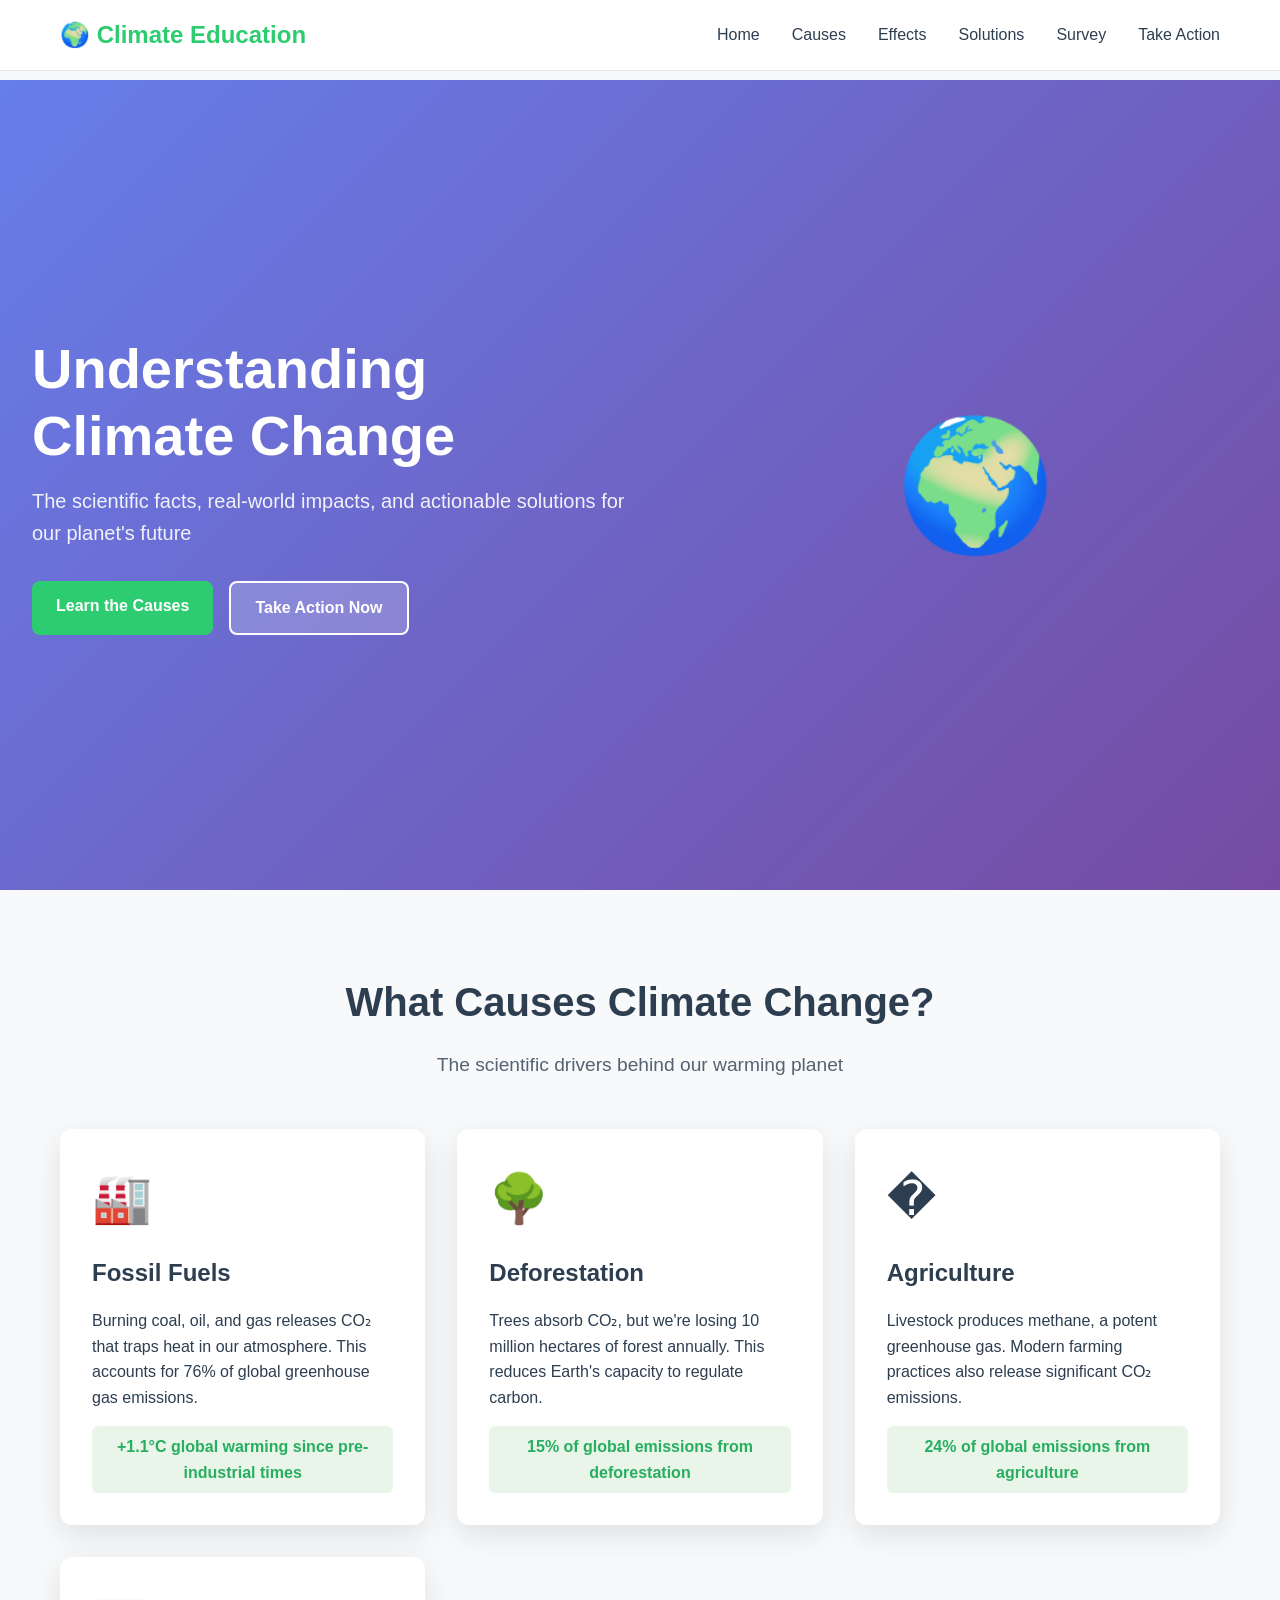
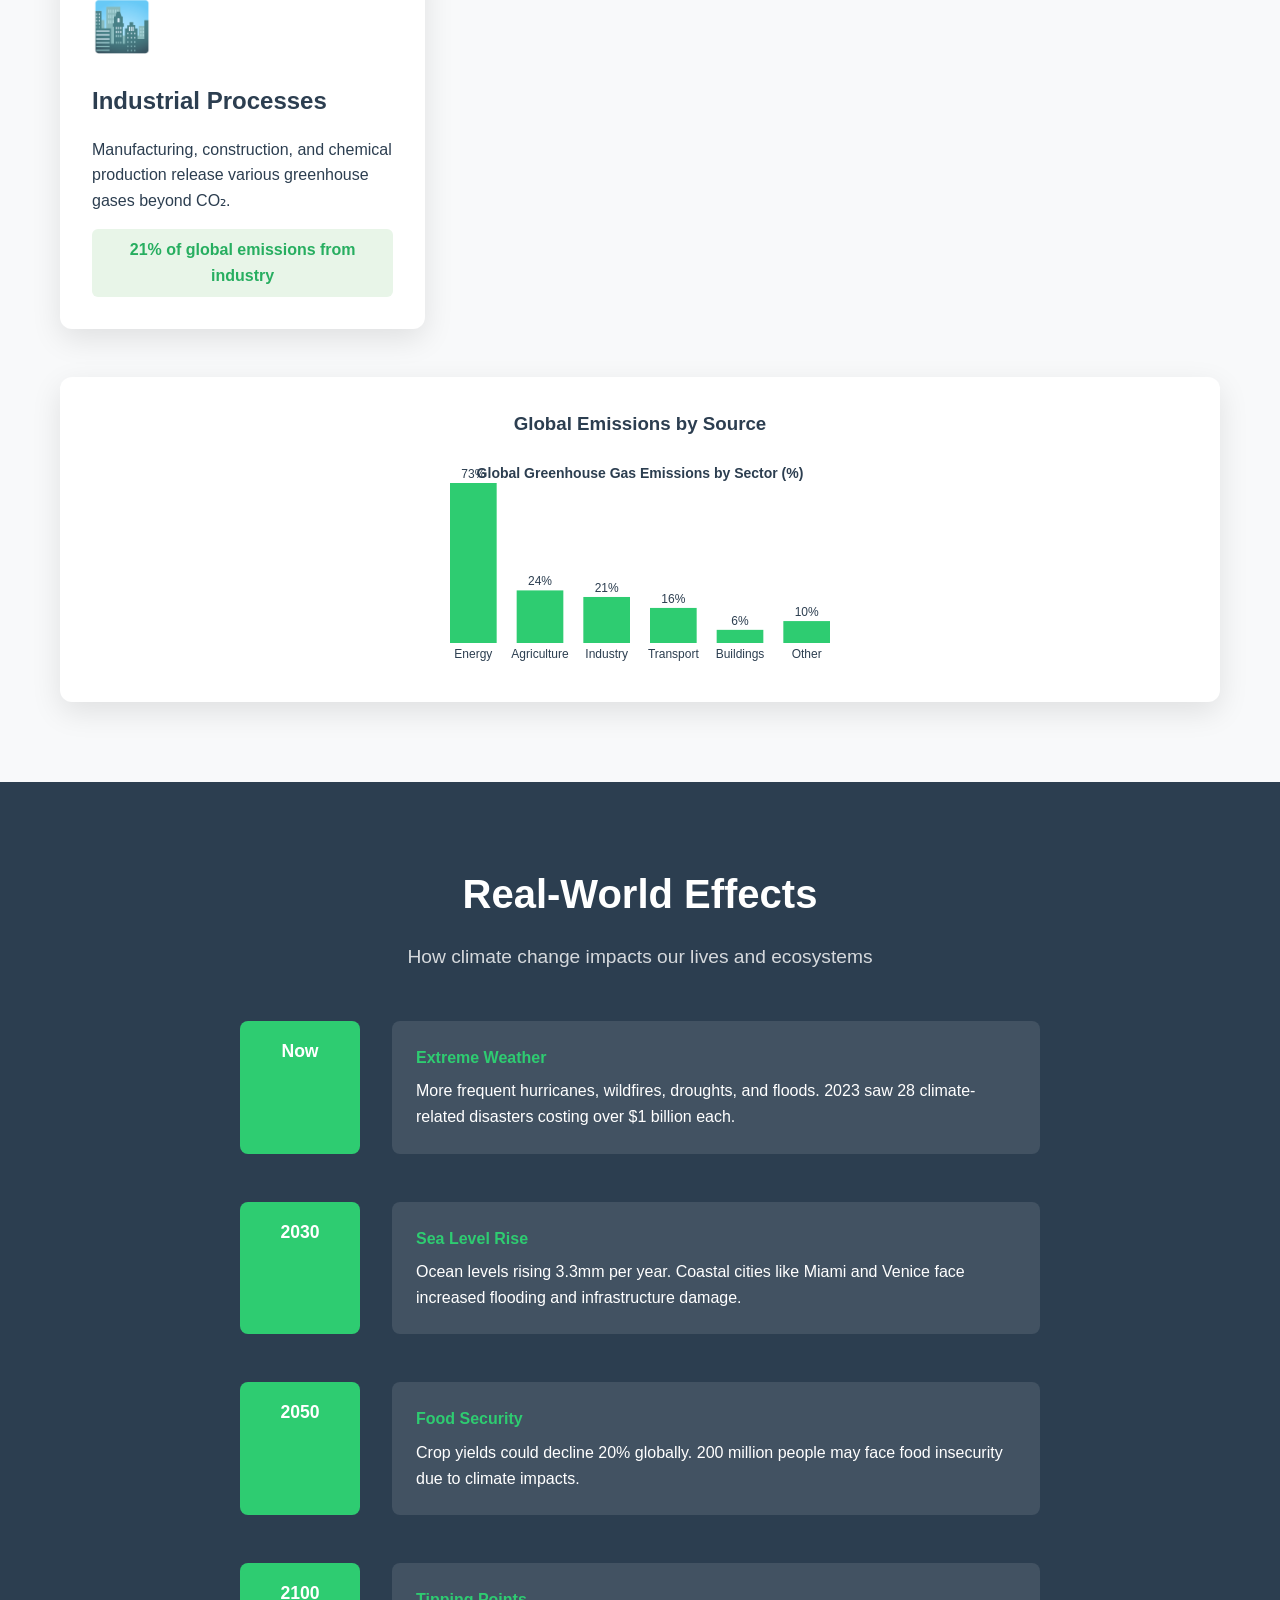
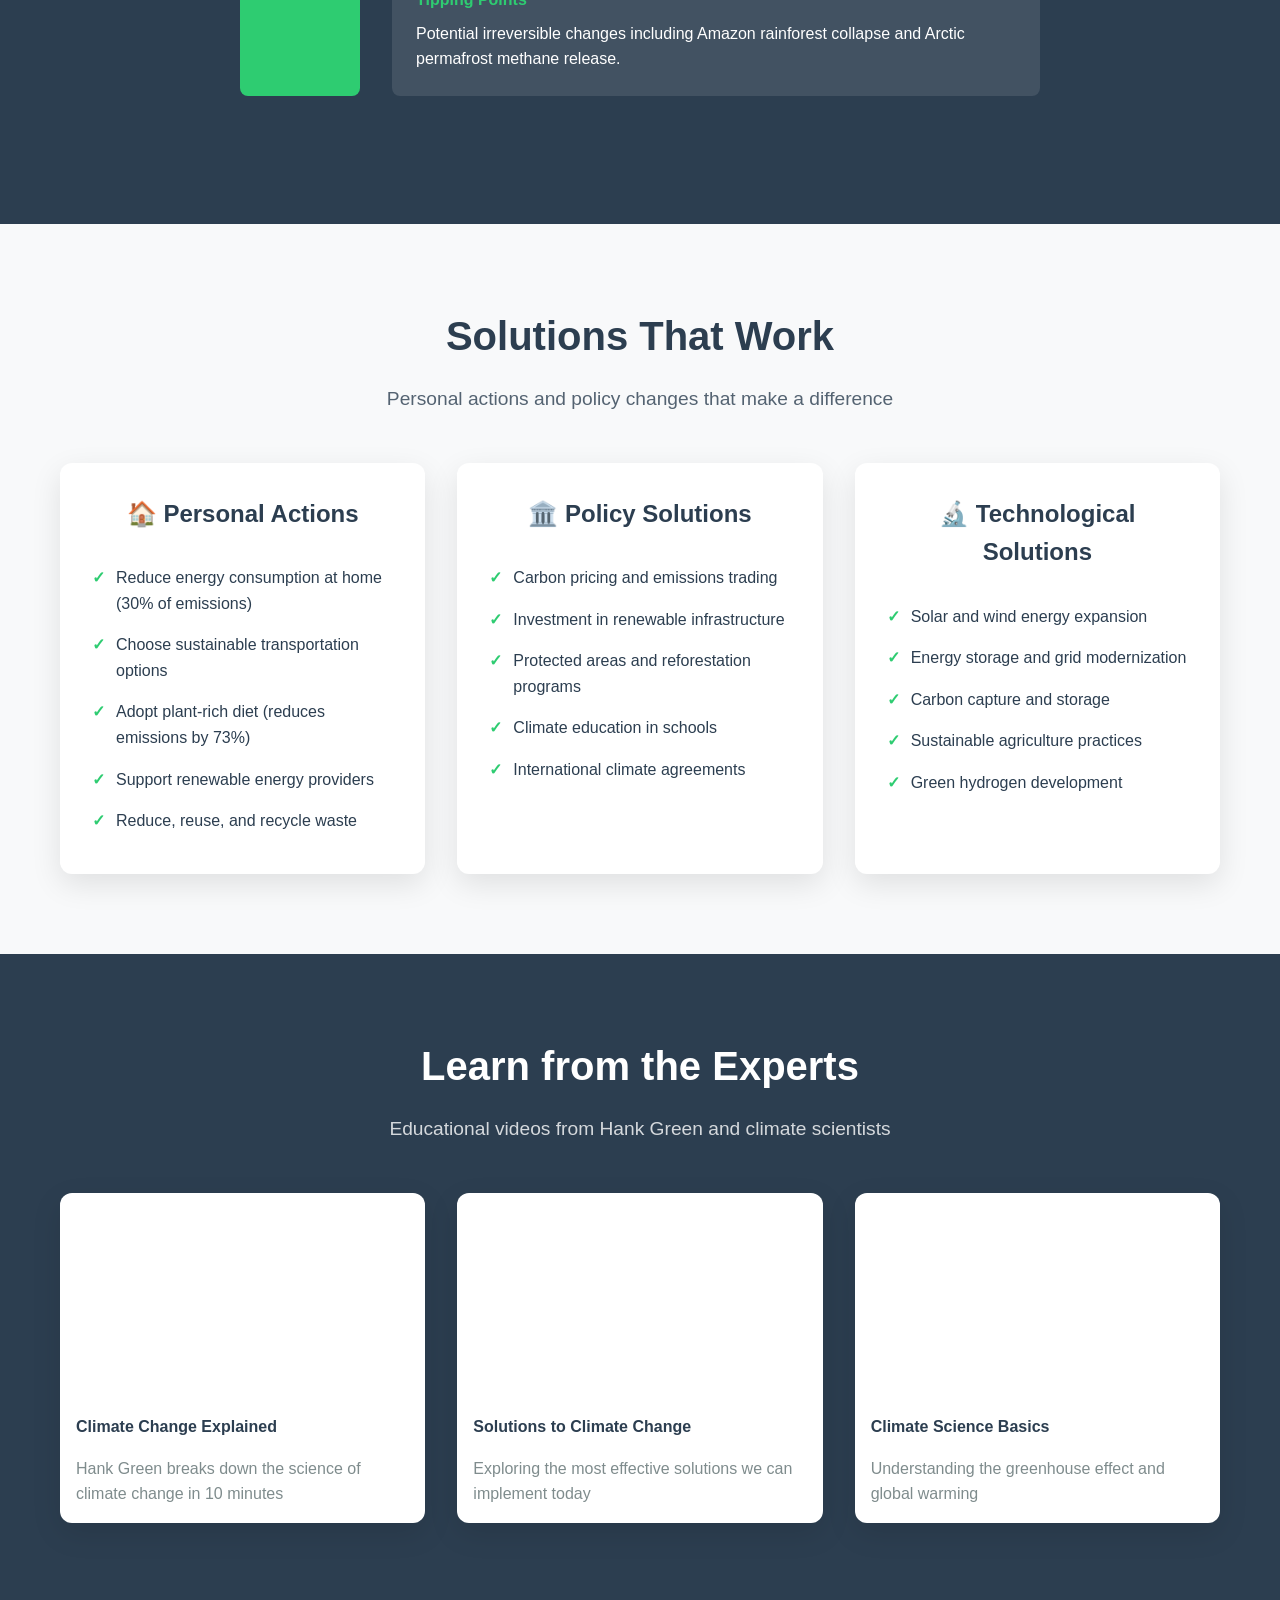
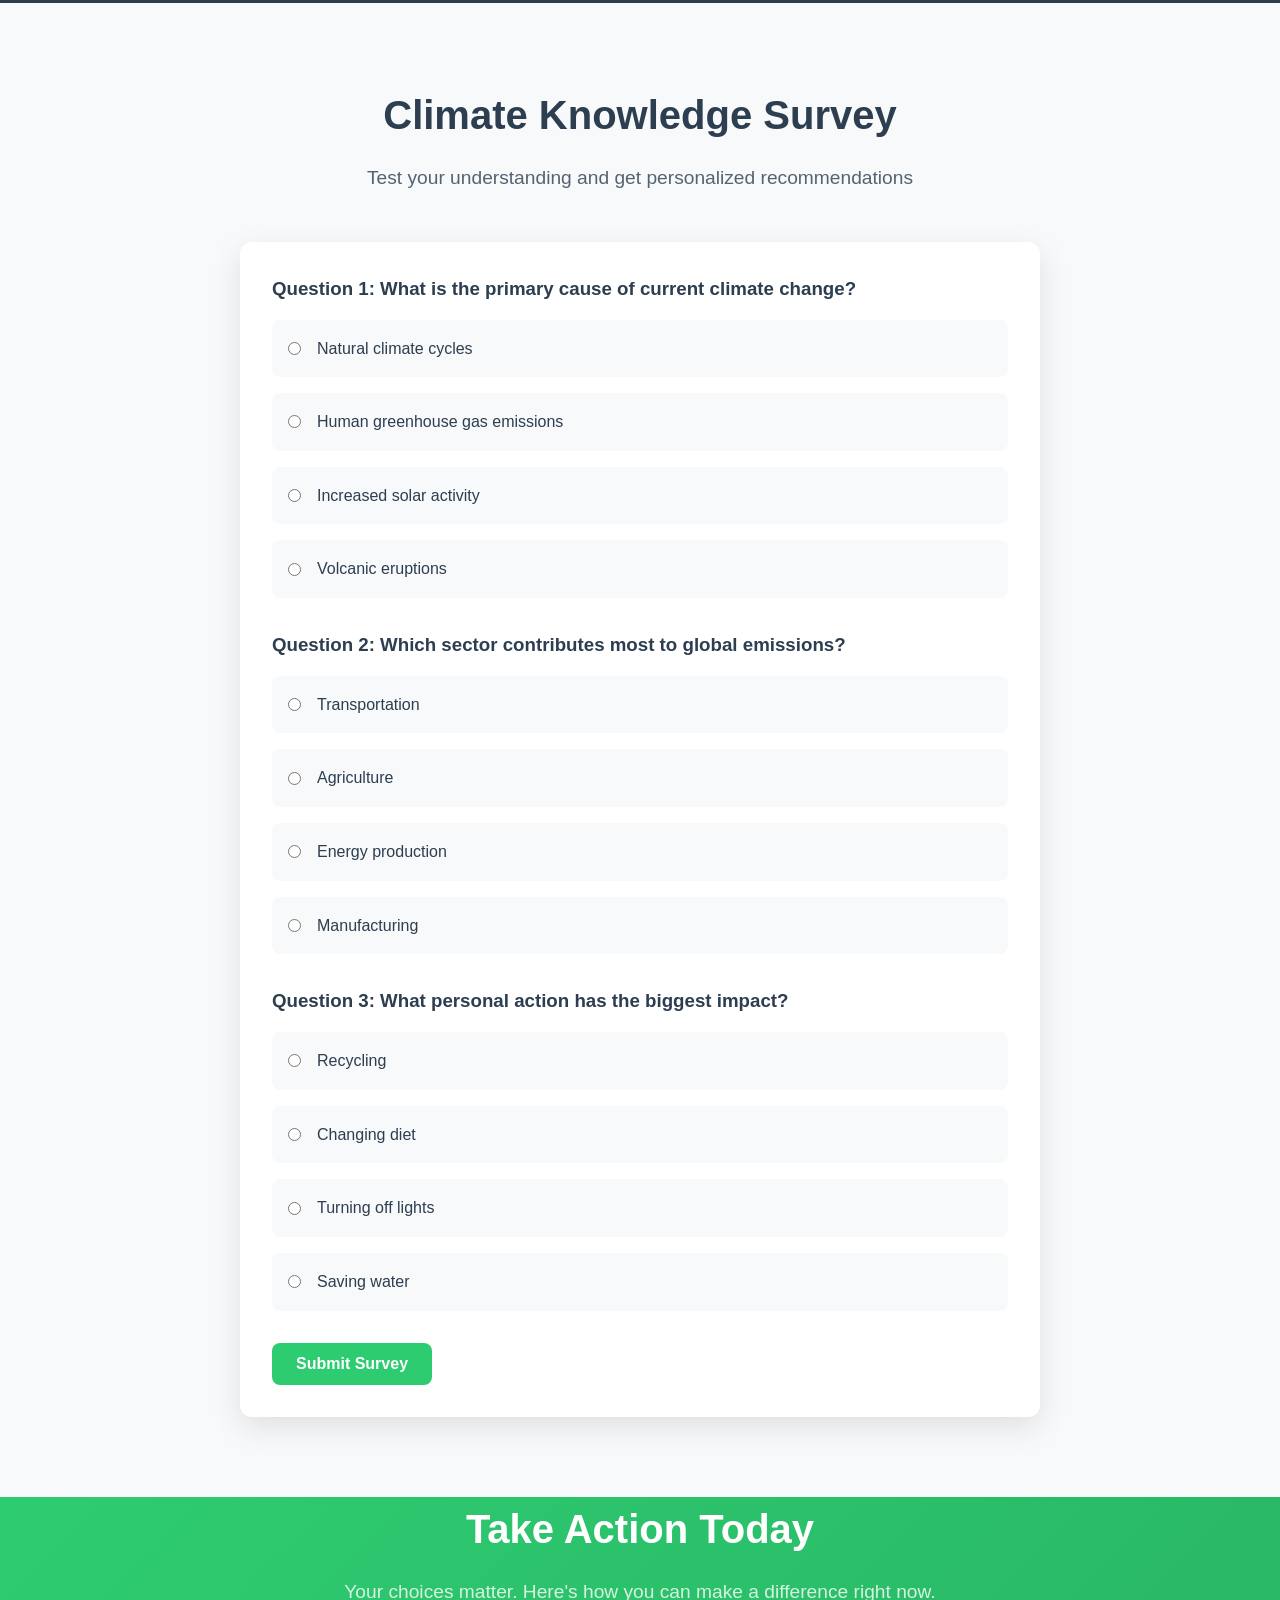
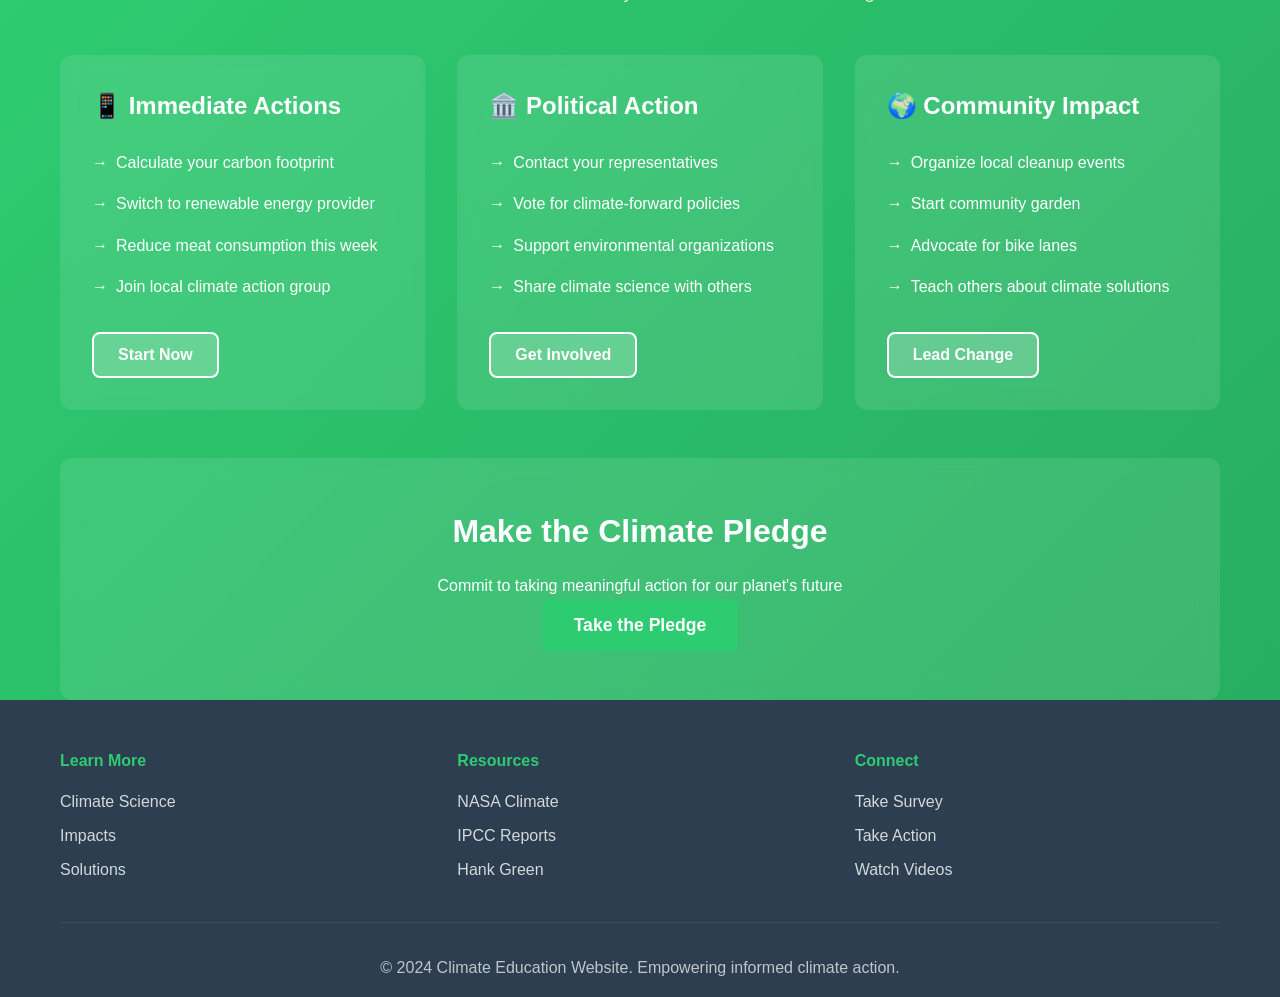
<file: index.html>
<!DOCTYPE html>
<html lang="en">
<head>
    <meta charset="UTF-8">
    <meta name="viewport" content="width=device-width, initial-scale=1.0">
    <title>Climate Change Education - Understanding Our Planet's Crisis</title>
    <link rel="stylesheet" href="style.css">
</head>
<body>
    <!-- Navigation -->
    <nav class="navbar">
        <div class="nav-container">
            <div class="nav-logo">🌍 Climate Education</div>
            <ul class="nav-menu">
                <li><a href="#home" class="nav-link">Home</a></li>
                <li><a href="#causes" class="nav-link">Causes</a></li>
                <li><a href="#effects" class="nav-link">Effects</a></li>
                <li><a href="#solutions" class="nav-link">Solutions</a></li>
                <li><a href="#survey" class="nav-link">Survey</a></li>
                <li><a href="#action" class="nav-link">Take Action</a></li>
            </ul>
        </div>
    </nav>

    <!-- Hero Section -->
    <section id="home" class="hero">
        <div class="hero-content">
            <h1 class="hero-title">Understanding Climate Change</h1>
            <p class="hero-subtitle">The scientific facts, real-world impacts, and actionable solutions for our planet's future</p>
            <div class="hero-buttons">
                <a href="#causes" class="btn btn-primary">Learn the Causes</a>
                <a href="#action" class="btn btn-secondary">Take Action Now</a>
            </div>
        </div>
        <div class="hero-visual">
            <div class="earth-animation">🌍</div>
        </div>
    </section>

    <!-- Causes Section -->
    <section id="causes" class="section">
        <div class="container">
            <h2 class="section-title">What Causes Climate Change?</h2>
            <p class="section-subtitle">The scientific drivers behind our warming planet</p>
            
            <div class="causes-grid">
                <div class="cause-card">
                    <div class="cause-icon">🏭</div>
                    <h3>Fossil Fuels</h3>
                    <p>Burning coal, oil, and gas releases CO₂ that traps heat in our atmosphere. This accounts for 76% of global greenhouse gas emissions.</p>
                    <div class="data-point">+1.1°C global warming since pre-industrial times</div>
                </div>
                
                <div class="cause-card">
                    <div class="cause-icon">🌳</div>
                    <h3>Deforestation</h3>
                    <p>Trees absorb CO₂, but we're losing 10 million hectares of forest annually. This reduces Earth's capacity to regulate carbon.</p>
                    <div class="data-point">15% of global emissions from deforestation</div>
                </div>
                
                <div class="cause-card">
                    <div class="cause-icon">�</div>
                    <h3>Agriculture</h3>
                    <p>Livestock produces methane, a potent greenhouse gas. Modern farming practices also release significant CO₂ emissions.</p>
                    <div class="data-point">24% of global emissions from agriculture</div>
                </div>
                
                <div class="cause-card">
                    <div class="cause-icon">🏙️</div>
                    <h3>Industrial Processes</h3>
                    <p>Manufacturing, construction, and chemical production release various greenhouse gases beyond CO₂.</p>
                    <div class="data-point">21% of global emissions from industry</div>
                </div>
            </div>
            
            <div class="chart-container">
                <h3>Global Emissions by Source</h3>
                <canvas id="emissionsChart" width="400" height="200"></canvas>
            </div>
        </div>
    </section>

    <!-- Effects Section -->
    <section id="effects" class="section section-dark">
        <div class="container">
            <h2 class="section-title">Real-World Effects</h2>
            <p class="section-subtitle">How climate change impacts our lives and ecosystems</p>
            
            <div class="effects-timeline">
                <div class="timeline-item">
                    <div class="timeline-year">Now</div>
                    <div class="timeline-content">
                        <h4>Extreme Weather</h4>
                        <p>More frequent hurricanes, wildfires, droughts, and floods. 2023 saw 28 climate-related disasters costing over $1 billion each.</p>
                    </div>
                </div>
                
                <div class="timeline-item">
                    <div class="timeline-year">2030</div>
                    <div class="timeline-content">
                        <h4>Sea Level Rise</h4>
                        <p>Ocean levels rising 3.3mm per year. Coastal cities like Miami and Venice face increased flooding and infrastructure damage.</p>
                    </div>
                </div>
                
                <div class="timeline-item">
                    <div class="timeline-year">2050</div>
                    <div class="timeline-content">
                        <h4>Food Security</h4>
                        <p>Crop yields could decline 20% globally. 200 million people may face food insecurity due to climate impacts.</p>
                    </div>
                </div>
                
                <div class="timeline-item">
                    <div class="timeline-year">2100</div>
                    <div class="timeline-content">
                        <h4>Tipping Points</h4>
                        <p>Potential irreversible changes including Amazon rainforest collapse and Arctic permafrost methane release.</p>
                    </div>
                </div>
            </div>
        </div>
    </section>

    <!-- Solutions Section -->
    <section id="solutions" class="section">
        <div class="container">
            <h2 class="section-title">Solutions That Work</h2>
            <p class="section-subtitle">Personal actions and policy changes that make a difference</p>
            
            <div class="solutions-grid">
                <div class="solution-category">
                    <h3>🏠 Personal Actions</h3>
                    <ul class="solution-list">
                        <li>Reduce energy consumption at home (30% of emissions)</li>
                        <li>Choose sustainable transportation options</li>
                        <li>Adopt plant-rich diet (reduces emissions by 73%)</li>
                        <li>Support renewable energy providers</li>
                        <li>Reduce, reuse, and recycle waste</li>
                    </ul>
                </div>
                
                <div class="solution-category">
                    <h3>🏛️ Policy Solutions</h3>
                    <ul class="solution-list">
                        <li>Carbon pricing and emissions trading</li>
                        <li>Investment in renewable infrastructure</li>
                        <li>Protected areas and reforestation programs</li>
                        <li>Climate education in schools</li>
                        <li>International climate agreements</li>
                    </ul>
                </div>
                
                <div class="solution-category">
                    <h3>🔬 Technological Solutions</h3>
                    <ul class="solution-list">
                        <li>Solar and wind energy expansion</li>
                        <li>Energy storage and grid modernization</li>
                        <li>Carbon capture and storage</li>
                        <li>Sustainable agriculture practices</li>
                        <li>Green hydrogen development</li>
                    </ul>
                </div>
            </div>
        </div>
    </section>

    <!-- Video Section -->
    <section id="videos" class="section section-dark">
        <div class="container">
            <h2 class="section-title">Learn from the Experts</h2>
            <p class="section-subtitle">Educational videos from Hank Green and climate scientists</p>
            
            <div class="video-grid">
                <div class="video-card">
                    <div class="video-placeholder">
                        <iframe src="https://www.youtube.com/embed/dRpAxKg8W0s" frameborder="0" allowfullscreen></iframe>
                    </div>
                    <h4>Climate Change Explained</h4>
                    <p>Hank Green breaks down the science of climate change in 10 minutes</p>
                </div>
                
                <div class="video-card">
                    <div class="video-placeholder">
                        <iframe src="https://www.youtube.com/embed/SiV5t2yETKs" frameborder="0" allowfullscreen></iframe>
                    </div>
                    <h4>Solutions to Climate Change</h4>
                    <p>Exploring the most effective solutions we can implement today</p>
                </div>
                
                <div class="video-card">
                    <div class="video-placeholder">
                        <iframe src="https://www.youtube.com/embed/aX2GKJy2www" frameborder="0" allowfullscreen></iframe>
                    </div>
                    <h4>Climate Science Basics</h4>
                    <p>Understanding the greenhouse effect and global warming</p>
                </div>
            </div>
        </div>
    </section>

    <!-- Survey Section -->
    <section id="survey" class="section">
        <div class="container">
            <h2 class="section-title">Climate Knowledge Survey</h2>
            <p class="section-subtitle">Test your understanding and get personalized recommendations</p>
            
            <div class="survey-container">
                <form id="climateSurvey">
                    <div class="question-group">
                        <h3>Question 1: What is the primary cause of current climate change?</h3>
                        <div class="radio-group">
                            <label><input type="radio" name="q1" value="natural"> Natural climate cycles</label>
                            <label><input type="radio" name="q1" value="human"> Human greenhouse gas emissions</label>
                            <label><input type="radio" name="q1" value="solar"> Increased solar activity</label>
                            <label><input type="radio" name="q1" value="volcanic"> Volcanic eruptions</label>
                        </div>
                    </div>
                    
                    <div class="question-group">
                        <h3>Question 2: Which sector contributes most to global emissions?</h3>
                        <div class="radio-group">
                            <label><input type="radio" name="q2" value="transport"> Transportation</label>
                            <label><input type="radio" name="q2" value="agriculture"> Agriculture</label>
                            <label><input type="radio" name="q2" value="energy"> Energy production</label>
                            <label><input type="radio" name="q2" value="industry"> Manufacturing</label>
                        </div>
                    </div>
                    
                    <div class="question-group">
                        <h3>Question 3: What personal action has the biggest impact?</h3>
                        <div class="radio-group">
                            <label><input type="radio" name="q3" value="recycle"> Recycling</label>
                            <label><input type="radio" name="q3" value="diet"> Changing diet</label>
                            <label><input type="radio" name="q3" value="lights"> Turning off lights</label>
                            <label><input type="radio" name="q3" value="water"> Saving water</label>
                        </div>
                    </div>
                    
                    <button type="submit" class="btn btn-primary">Submit Survey</button>
                </form>
                
                <div id="surveyResults" class="survey-results" style="display: none;">
                    <h3>Your Results</h3>
                    <div id="resultsContent"></div>
                </div>
            </div>
        </div>
    </section>

    <!-- Call to Action Section -->
    <section id="action" class="cta-section">
        <div class="container">
            <h2 class="section-title">Take Action Today</h2>
            <p class="section-subtitle">Your choices matter. Here's how you can make a difference right now.</p>
            
            <div class="action-grid">
                <div class="action-card">
                    <h3>📱 Immediate Actions</h3>
                    <ul>
                        <li>Calculate your carbon footprint</li>
                        <li>Switch to renewable energy provider</li>
                        <li>Reduce meat consumption this week</li>
                        <li>Join local climate action group</li>
                    </ul>
                    <button class="btn btn-secondary" onclick="showActionDetails('immediate')">Start Now</button>
                </div>
                
                <div class="action-card">
                    <h3>🏛️ Political Action</h3>
                    <ul>
                        <li>Contact your representatives</li>
                        <li>Vote for climate-forward policies</li>
                        <li>Support environmental organizations</li>
                        <li>Share climate science with others</li>
                    </ul>
                    <button class="btn btn-secondary" onclick="showActionDetails('political')">Get Involved</button>
                </div>
                
                <div class="action-card">
                    <h3>🌍 Community Impact</h3>
                    <ul>
                        <li>Organize local cleanup events</li>
                        <li>Start community garden</li>
                        <li>Advocate for bike lanes</li>
                        <li>Teach others about climate solutions</li>
                    </ul>
                    <button class="btn btn-secondary" onclick="showActionDetails('community')">Lead Change</button>
                </div>
            </div>
            
            <div class="pledge-section">
                <h3>Make the Climate Pledge</h3>
                <p>Commit to taking meaningful action for our planet's future</p>
                <button class="btn btn-primary btn-large" onclick="showPledgeForm()">Take the Pledge</button>
            </div>
        </div>
    </section>

    <!-- Footer -->
    <footer class="footer">
        <div class="container">
            <div class="footer-content">
                <div class="footer-section">
                    <h4>Learn More</h4>
                    <ul>
                        <li><a href="#causes">Climate Science</a></li>
                        <li><a href="#effects">Impacts</a></li>
                        <li><a href="#solutions">Solutions</a></li>
                    </ul>
                </div>
                <div class="footer-section">
                    <h4>Resources</h4>
                    <ul>
                        <li><a href="https://climate.nasa.gov/">NASA Climate</a></li>
                        <li><a href="https://www.ipcc.ch/">IPCC Reports</a></li>
                        <li><a href="https://www.youtube.com/c/vlogbrothers">Hank Green</a></li>
                    </ul>
                </div>
                <div class="footer-section">
                    <h4>Connect</h4>
                    <ul>
                        <li><a href="#survey">Take Survey</a></li>
                        <li><a href="#action">Take Action</a></li>
                        <li><a href="#videos">Watch Videos</a></li>
                    </ul>
                </div>
            </div>
            <div class="footer-bottom">
                <p>&copy; 2024 Climate Education Website. Empowering informed climate action.</p>
            </div>
        </div>
    </footer>

    <script src="script.js"></script>
</body>
</html>
</file>
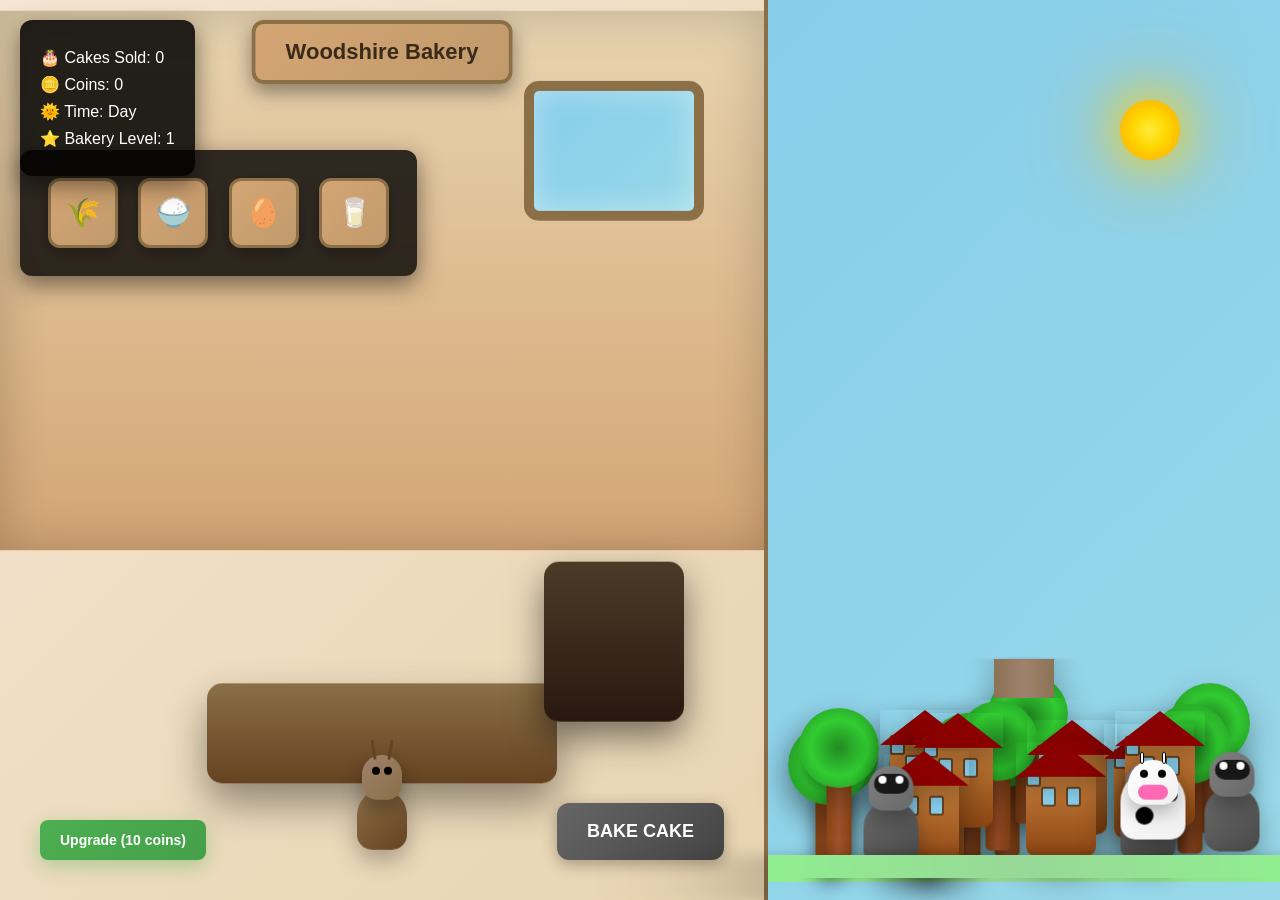
<file: woodshire-bakery-3d-animals.html>
<!DOCTYPE html>
<html lang="en">
<head>
    <meta charset="UTF-8">
    <meta name="viewport" content="width=device-width, initial-scale=1.0">
    <title>Woodshire Bakery 3D</title>
    <style>
        * {
            margin: 0;
            padding: 0;
            box-sizing: border-box;
        }

        body {
            font-family: 'Segoe UI', Tahoma, Geneva, Verdana, sans-serif;
            background: linear-gradient(135deg, #667eea 0%, #764ba2 100%);
            overflow: hidden;
            perspective: 1500px;
        }

        .game-container {
            display: flex;
            width: 100vw;
            height: 100vh;
            position: relative;
        }

        .bakery {
            width: 60%;
            position: relative;
            background: linear-gradient(135deg, #f5e6d3 0%, #e8d4b0 100%);
            border-right: 4px solid #8b6f47;
            overflow: hidden;
            transform-style: preserve-3d;
        }

        .village {
            width: 40%;
            position: relative;
            background: linear-gradient(135deg, #87ceeb 0%, #98d8e8 100%);
            transition: background 15s ease;
            transform-style: preserve-3d;
        }

        .village.night {
            background: linear-gradient(135deg, #1a1a2e 0%, #16213e 50%, #0f3460 100%);
        }

        /* Sun and Moon */
        .celestial-body {
            position: fixed;
            border-radius: 50%;
            transition: all 15s ease-in-out;
            z-index: 1000;
            pointer-events: none;
        }

        .sun {
            width: 60px;
            height: 60px;
            background: radial-gradient(circle, #ffeb3b 0%, #ffd700 40%, #ffa500 100%);
            box-shadow: 0 0 50px #ffd700, 0 0 100px #ffa500;
            top: 100px;
            right: 100px;
        }

        .moon {
            width: 50px;
            height: 50px;
            background: radial-gradient(circle, #f0f0f0 0%, #d0d0d0 50%, #a0a0a0 100%);
            box-shadow: 0 0 30px #f0f0f0, 0 0 60px #d0d0d0;
            top: 100px;
            right: 100px;
            opacity: 0;
            transform: translateY(200px) scale(0.8);
        }

        .sun.setting {
            top: 300px;
            right: 200px;
            opacity: 0;
            transform: scale(0.6);
        }

        .moon.rising {
            opacity: 1;
            transform: translateY(0) scale(1);
        }

        .moon.setting {
            top: 300px;
            right: 50px;
            opacity: 0;
            transform: scale(0.6);
        }

        .sun.rising {
            opacity: 1;
            transform: translateY(0) scale(1);
        }

        /* Dynamic sky gradient */
        .village {
            width: 40%;
            position: relative;
            background: linear-gradient(135deg, #87ceeb 0%, #98d8e8 100%);
            transition: background 15s ease-in-out;
            transform-style: preserve-3d;
        }

        .village.night {
            background: linear-gradient(135deg, #1a1a2e 0%, #16213e 50%, #0f3460 100%);
        }

        /* 3D Bakery Environment */
        .bakery-3d {
            position: absolute;
            width: 100%;
            height: 100%;
            transform-style: preserve-3d;
            transform: rotateX(2deg);
        }

        .bakery-floor {
            position: absolute;
            bottom: 0;
            left: 0;
            width: 100%;
            height: 40%;
            background: linear-gradient(90deg, #d4a574 0%, #c19a6b 50%, #d4a574 100%);
            transform: rotateX(90deg) translateZ(-200px);
            box-shadow: 0 0 100px rgba(0,0,0,0.3);
        }

        .bakery-wall {
            position: absolute;
            top: 0;
            left: 0;
            width: 100%;
            height: 60%;
            background: linear-gradient(180deg, #e8d4b0 0%, #d4a574 100%);
            transform: translateZ(-300px);
            box-shadow: inset 0 0 50px rgba(0,0,0,0.2);
        }

        .counter-3d {
            position: absolute;
            bottom: 120px;
            left: 50%;
            transform: translateX(-50%) translateZ(-100px);
            width: 350px;
            height: 100px;
            background: linear-gradient(180deg, #8b6f47 0%, #654321 100%);
            border-radius: 15px;
            box-shadow: 0 20px 40px rgba(0,0,0,0.4);
        }

        .oven-3d {
            position: absolute;
            bottom: 180px;
            right: 80px;
            width: 140px;
            height: 160px;
            background: linear-gradient(180deg, #4a3c28 0%, #2a1810 100%);
            border-radius: 15px;
            box-shadow: 0 15px 35px rgba(0,0,0,0.5);
            transform: translateZ(-50px);
            transition: all 0.3s;
            cursor: pointer;
        }

        .oven-3d:hover {
            transform: translateZ(-50px) scale(1.05);
            box-shadow: 0 20px 45px rgba(0,0,0,0.6);
        }

        .oven-3d.baking {
            animation: bake-glow 2s ease-in-out;
        }

        @keyframes bake-glow {
            0%, 100% { 
                background: linear-gradient(180deg, #4a3c28 0%, #2a1810 100%);
                box-shadow: 0 15px 35px rgba(0,0,0,0.5);
            }
            50% { 
                background: linear-gradient(180deg, #ff6b6b 0%, #ff4444 100%);
                box-shadow: 0 15px 60px rgba(255, 107, 107, 0.8);
            }
        }

        .window-3d {
            position: absolute;
            top: 80px;
            right: 60px;
            width: 180px;
            height: 140px;
            background: linear-gradient(135deg, #87ceeb 0%, #98d8e8 100%);
            border: 10px solid #8b6f47;
            border-radius: 15px;
            transform: translateZ(-20px);
            box-shadow: inset 0 0 30px rgba(255,255,255,0.4);
        }

        /* 3D Village Environment */
        .village-3d {
            position: absolute;
            width: 100%;
            height: 100%;
            transform-style: preserve-3d;
            transform: rotateX(5deg);
        }

        .village-ground {
            position: absolute;
            bottom: 0;
            left: 0;
            width: 100%;
            height: 60%;
            background: linear-gradient(90deg, #90ee90 0%, #98d898 50%, #90ee90 100%);
            transform: rotateX(90deg) translateZ(-250px);
            box-shadow: 0 0 150px rgba(0,0,0,0.3);
        }

        .village-path {
            position: absolute;
            bottom: 0;
            left: 50%;
            transform: translateX(-50%) rotateX(90deg) translateZ(-249px);
            width: 60px;
            height: 100%;
            background: linear-gradient(90deg, #8b7355 0%, #a0826d 50%, #8b7355 100%);
            box-shadow: 0 0 30px rgba(0,0,0,0.2);
        }

        /* 3D Animals - Main Focus */
        .animal-3d {
            position: absolute;
            transform-style: preserve-3d;
            transition: all 0.4s ease;
            cursor: pointer;
        }

        .animal-3d:hover {
            transform: scale(1.1) rotateY(10deg);
        }

        /* Fox 3D */
        .fox-3d {
            width: 80px;
            height: 100px;
        }

        .fox-body {
            position: absolute;
            bottom: 0;
            left: 50%;
            transform: translateX(-50%);
            width: 60px;
            height: 70px;
            background: linear-gradient(135deg, #ff6b35 0%, #d2691e 100%);
            border-radius: 30px 30px 20px 20px;
            box-shadow: 0 10px 25px rgba(0,0,0,0.3);
        }

        .fox-head {
            position: absolute;
            bottom: 60px;
            left: 50%;
            transform: translateX(-50%);
            width: 50px;
            height: 50px;
            background: linear-gradient(135deg, #ff8c69 0%, #ff6b35 100%);
            border-radius: 25px 25px 20px 20px;
            box-shadow: 0 8px 20px rgba(0,0,0,0.3);
        }

        .fox-ear {
            position: absolute;
            top: -10px;
            width: 0;
            height: 0;
            border-left: 8px solid transparent;
            border-right: 8px solid transparent;
            border-bottom: 20px solid #ff6b35;
        }

        .fox-ear.left { left: 8px; transform: rotate(-15deg); }
        .fox-ear.right { right: 8px; transform: rotate(15deg); }

        .fox-eye {
            position: absolute;
            top: 15px;
            width: 10px;
            height: 10px;
            background: #000;
            border-radius: 50%;
            box-shadow: 0 2px 5px rgba(0,0,0,0.5);
        }

        .fox-eye.left { left: 12px; }
        .fox-eye.right { right: 12px; }

        .fox-nose {
            position: absolute;
            top: 28px;
            left: 50%;
            transform: translateX(-50%);
            width: 8px;
            height: 6px;
            background: #000;
            border-radius: 50%;
        }

        .fox-tail {
            position: absolute;
            bottom: 10px;
            right: -15px;
            width: 40px;
            height: 60px;
            background: linear-gradient(135deg, #ff8c69 0%, #ff6b35 100%);
            border-radius: 20px;
            transform: rotate(25deg);
            box-shadow: 0 5px 15px rgba(0,0,0,0.3);
            transition: all 0.3s;
        }

        .fox-3d.happy .fox-tail {
            animation: wag-tail 0.5s ease-in-out infinite;
        }

        @keyframes wag-tail {
            0%, 100% { transform: rotate(25deg); }
            50% { transform: rotate(35deg); }
        }

        /* Deer 3D */
        .deer-3d {
            width: 70px;
            height: 90px;
        }

        .deer-body {
            position: absolute;
            bottom: 0;
            left: 50%;
            transform: translateX(-50%);
            width: 50px;
            height: 60px;
            background: linear-gradient(135deg, #8b6f47 0%, #654321 100%);
            border-radius: 25px 25px 15px 15px;
            box-shadow: 0 10px 25px rgba(0,0,0,0.3);
        }

        .deer-head {
            position: absolute;
            bottom: 50px;
            left: 50%;
            transform: translateX(-50%);
            width: 40px;
            height: 45px;
            background: linear-gradient(135deg, #a0826d 0%, #8b6f47 100%);
            border-radius: 20px 20px 15px 15px;
            box-shadow: 0 8px 20px rgba(0,0,0,0.3);
        }

        .deer-antler {
            position: absolute;
            top: -15px;
            width: 3px;
            height: 20px;
            background: #654321;
            border-radius: 2px;
        }

        .deer-antler.left { left: 10px; transform: rotate(-10deg); }
        .deer-antler.right { right: 10px; transform: rotate(10deg); }

        .deer-eye {
            position: absolute;
            top: 12px;
            width: 8px;
            height: 8px;
            background: #000;
            border-radius: 50%;
        }

        .deer-eye.left { left: 10px; }
        .deer-eye.right { right: 10px; }

        /* Raccoon 3D */
        .raccoon-3d {
            width: 75px;
            height: 85px;
        }

        .raccoon-body {
            position: absolute;
            bottom: 0;
            left: 50%;
            transform: translateX(-50%);
            width: 55px;
            height: 65px;
            background: linear-gradient(135deg, #696969 0%, #4a4a4a 100%);
            border-radius: 27px 27px 15px 15px;
            box-shadow: 0 10px 25px rgba(0,0,0,0.3);
        }

        .raccoon-head {
            position: absolute;
            bottom: 55px;
            left: 50%;
            transform: translateX(-50%);
            width: 45px;
            height: 45px;
            background: linear-gradient(135deg, #808080 0%, #696969 100%);
            border-radius: 22px 22px 15px 15px;
            box-shadow: 0 8px 20px rgba(0,0,0,0.3);
        }

        .raccoon-mask {
            position: absolute;
            top: 8px;
            left: 50%;
            transform: translateX(-50%);
            width: 35px;
            height: 20px;
            background: #000;
            border-radius: 10px;
            opacity: 0.8;
        }

        .raccoon-eye {
            position: absolute;
            top: 10px;
            width: 8px;
            height: 8px;
            background: #fff;
            border-radius: 50%;
            z-index: 1;
        }

        .raccoon-eye.left { left: 10px; }
        .raccoon-eye.right { right: 10px; }

        /* Monkey 3D */
        .monkey-3d {
            width: 65px;
            height: 95px;
        }

        .monkey-body {
            position: absolute;
            bottom: 0;
            left: 50%;
            transform: translateX(-50%);
            width: 45px;
            height: 70px;
            background: linear-gradient(135deg, #8b6f47 0%, #654321 100%);
            border-radius: 22px 22px 15px 15px;
            box-shadow: 0 10px 25px rgba(0,0,0,0.3);
        }

        .monkey-head {
            position: absolute;
            bottom: 60px;
            left: 50%;
            transform: translateX(-50%);
            width: 40px;
            height: 40px;
            background: linear-gradient(135deg, #a0826d 0%, #8b6f47 100%);
            border-radius: 20px 20px 15px 15px;
            box-shadow: 0 8px 20px rgba(0,0,0,0.3);
        }

        .monkey-ear {
            position: absolute;
            top: 5px;
            width: 15px;
            height: 20px;
            background: #8b6f47;
            border-radius: 50%;
        }

        .monkey-ear.left { left: -5px; }
        .monkey-ear.right { right: -5px; }

        .monkey-face {
            position: absolute;
            top: 8px;
            left: 50%;
            transform: translateX(-50%);
            width: 25px;
            height: 20px;
            background: #d4a574;
            border-radius: 10px;
        }

        .monkey-eye {
            position: absolute;
            top: 12px;
            width: 6px;
            height: 6px;
            background: #000;
            border-radius: 50%;
        }

        .monkey-eye.left { left: 8px; }
        .monkey-eye.right { right: 8px; }

        /* Cow 3D */
        .cow-3d {
            width: 85px;
            height: 95px;
        }

        .cow-body {
            position: absolute;
            bottom: 0;
            left: 50%;
            transform: translateX(-50%);
            width: 65px;
            height: 70px;
            background: linear-gradient(135deg, #ffffff 0%, #f0f0f0 100%);
            border-radius: 32px 32px 15px 15px;
            box-shadow: 0 10px 25px rgba(0,0,0,0.3);
            position: relative;
            overflow: hidden;
        }

        .cow-spot {
            position: absolute;
            background: #000;
            border-radius: 50%;
        }

        .cow-spot:nth-child(1) { top: 10px; left: 10px; width: 15px; height: 15px; }
        .cow-spot:nth-child(2) { top: 20px; right: 8px; width: 12px; height: 12px; }
        .cow-spot:nth-child(3) { bottom: 15px; left: 15px; width: 18px; height: 18px; }

        .cow-head {
            position: absolute;
            bottom: 60px;
            left: 50%;
            transform: translateX(-50%);
            width: 50px;
            height: 45px;
            background: linear-gradient(135deg, #ffffff 0%, #f0f0f0 100%);
            border-radius: 25px 25px 15px 15px;
            box-shadow: 0 8px 20px rgba(0,0,0,0.3);
        }

        .cow-horn {
            position: absolute;
            top: -8px;
            width: 4px;
            height: 12px;
            background: #fff;
            border: 1px solid #000;
            border-radius: 2px;
        }

        .cow-horn.left { left: 12px; }
        .cow-horn.right { right: 12px; }

        .cow-muzzle {
            position: absolute;
            bottom: 5px;
            left: 50%;
            transform: translateX(-50%);
            width: 30px;
            height: 15px;
            background: #ff69b4;
            border-radius: 15px;
        }

        .cow-eye {
            position: absolute;
            top: 10px;
            width: 8px;
            height: 8px;
            background: #000;
            border-radius: 50%;
        }

        .cow-eye.left { left: 12px; }
        .cow-eye.right { right: 12px; }

        /* 3D Trees */
        .tree-3d {
            position: absolute;
            transform-style: preserve-3d;
        }

        .tree-trunk {
            position: absolute;
            bottom: 0;
            left: 50%;
            transform: translateX(-50%);
            width: 25px;
            height: 80px;
            background: linear-gradient(90deg, #8b4513 0%, #a0522d 50%, #8b4513 100%);
            border-radius: 5px;
            box-shadow: 0 8px 20px rgba(0,0,0,0.4);
        }

        .tree-leaves {
            position: absolute;
            bottom: 70px;
            left: 50%;
            transform: translateX(-50%);
            width: 80px;
            height: 80px;
            background: radial-gradient(circle, #228b22 0%, #32cd32 50%, #228b22 100%);
            border-radius: 50%;
            box-shadow: 0 15px 35px rgba(0,0,0,0.3);
        }

        /* 3D Buildings */
        .building-3d {
            position: absolute;
            transform-style: preserve-3d;
        }

        .building-base {
            position: absolute;
            bottom: 0;
            left: 50%;
            transform: translateX(-50%);
            width: 70px;
            height: 90px;
            background: linear-gradient(180deg, #cd853f 0%, #8b4513 100%);
            border-radius: 10px;
            box-shadow: 0 15px 35px rgba(0,0,0,0.4);
        }

        .building-roof {
            position: absolute;
            bottom: 80px;
            left: 50%;
            transform: translateX(-50%);
            width: 0;
            height: 0;
            border-left: 45px solid transparent;
            border-right: 45px solid transparent;
            border-bottom: 35px solid #8b0000;
            box-shadow: 0 8px 25px rgba(0,0,0,0.3);
        }

        .building-window {
            position: absolute;
            width: 15px;
            height: 20px;
            background: #87ceeb;
            border: 2px solid #654321;
            border-radius: 3px;
        }

        .building-window:nth-child(3) { top: 20px; left: 15px; }
        .building-window:nth-child(4) { top: 20px; right: 15px; }
        .building-window:nth-child(5) { top: 50px; left: 15px; }
        .building-window:nth-child(6) { top: 50px; right: 15px; }

        /* 3D Cakes */
        .cake-3d {
            position: absolute;
            width: 70px;
            height: 50px;
            transform-style: preserve-3d;
            transition: all 0.3s;
            cursor: pointer;
        }

        .cake-3d:hover {
            transform: scale(1.1) rotateY(15deg);
        }

        .cake-base {
            position: absolute;
            bottom: 0;
            left: 50%;
            transform: translateX(-50%);
            width: 60px;
            height: 25px;
            background: linear-gradient(180deg, #ffeb3b 0%, #f9a825 100%);
            border-radius: 30px 30px 5px 5px;
            box-shadow: 0 5px 15px rgba(0,0,0,0.3);
        }

        .cake-frosting {
            position: absolute;
            bottom: 20px;
            left: 50%;
            transform: translateX(-50%);
            width: 65px;
            height: 15px;
            background: linear-gradient(180deg, #ff69b4 0%, #ff1493 100%);
            border-radius: 50%;
            box-shadow: 0 3px 10px rgba(0,0,0,0.2);
        }

        .cake-cherry {
            position: absolute;
            bottom: 35px;
            left: 50%;
            transform: translateX(-50%);
            width: 15px;
            height: 15px;
            background: radial-gradient(circle, #ff0000 0%, #8b0000 100%);
            border-radius: 50%;
            box-shadow: 0 3px 10px rgba(0,0,0,0.3);
        }

        /* UI Elements */
        .bakery-sign {
            position: absolute;
            top: 20px;
            left: 50%;
            transform: translateX(-50%);
            background: linear-gradient(135deg, #d4a574 0%, #c19a6b 100%);
            padding: 15px 30px;
            border-radius: 12px;
            border: 4px solid #8b6f47;
            font-weight: bold;
            font-size: 22px;
            color: #3a2a1a;
            box-shadow: 0 8px 20px rgba(0,0,0,0.4);
            z-index: 100;
            text-align: center;
        }

        .ui {
            position: absolute;
            top: 20px;
            left: 20px;
            background: rgba(0,0,0,0.85);
            color: white;
            padding: 20px;
            border-radius: 12px;
            z-index: 200;
            box-shadow: 0 8px 25px rgba(0,0,0,0.5);
        }

        .stat {
            margin: 8px 0;
            font-size: 16px;
            font-weight: 500;
        }

        .ingredients-panel {
            position: absolute;
            top: 150px;
            left: 20px;
            background: rgba(0,0,0,0.8);
            padding: 20px;
            border-radius: 12px;
            z-index: 100;
            box-shadow: 0 8px 25px rgba(0,0,0,0.5);
        }

        .ingredient-btn {
            display: inline-block;
            width: 70px;
            height: 70px;
            margin: 8px;
            background: linear-gradient(135deg, #d4a574 0%, #c19a6b 100%);
            border: 3px solid #8b6f47;
            border-radius: 12px;
            cursor: pointer;
            transition: all 0.3s;
            font-size: 28px;
            text-align: center;
            line-height: 64px;
            box-shadow: 0 4px 12px rgba(0,0,0,0.3);
        }

        .ingredient-btn:hover {
            transform: scale(1.1) translateY(-2px);
            box-shadow: 0 6px 18px rgba(0,0,0,0.4);
        }

        .ingredient-btn.selected {
            background: linear-gradient(135deg, #ff6b6b 0%, #ff4444 100%);
            transform: scale(1.15);
            box-shadow: 0 8px 25px rgba(255, 107, 107, 0.5);
        }

        .bake-btn {
            position: absolute;
            bottom: 40px;
            right: 40px;
            background: linear-gradient(135deg, #ff6b6b 0%, #ff4444 100%);
            color: white;
            border: none;
            padding: 18px 30px;
            border-radius: 12px;
            cursor: pointer;
            font-size: 18px;
            font-weight: bold;
            transition: all 0.3s;
            z-index: 100;
            box-shadow: 0 8px 25px rgba(255, 107, 107, 0.4);
        }

        .bake-btn:hover {
            transform: scale(1.05) translateY(-2px);
            box-shadow: 0 12px 35px rgba(255, 107, 107, 0.6);
        }

        .bake-btn:disabled {
            background: linear-gradient(135deg, #666 0%, #444 100%);
            cursor: not-allowed;
            transform: scale(1);
            box-shadow: 0 4px 15px rgba(0,0,0,0.3);
        }

        .upgrade-btn {
            position: absolute;
            bottom: 40px;
            left: 40px;
            background: linear-gradient(135deg, #4caf50 0%, #45a049 100%);
            color: white;
            border: none;
            padding: 12px 20px;
            border-radius: 8px;
            cursor: pointer;
            font-size: 14px;
            font-weight: bold;
            transition: all 0.3s;
            z-index: 100;
            box-shadow: 0 6px 20px rgba(76, 175, 80, 0.4);
        }

        .upgrade-btn:hover {
            transform: scale(1.05) translateY(-1px);
            box-shadow: 0 8px 25px rgba(76, 175, 80, 0.6);
        }

        .upgrade-btn:disabled {
            background: linear-gradient(135deg, #666 0%, #444 100%);
            cursor: not-allowed;
            transform: scale(1);
            box-shadow: 0 4px 15px rgba(0,0,0,0.3);
        }

        .plot-twist-overlay {
            position: fixed;
            top: 0;
            left: 0;
            width: 100vw;
            height: 100vh;
            background: rgba(0,0,0,0.95);
            display: none;
            align-items: center;
            justify-content: center;
            z-index: 1000;
        }

        .plot-twist-overlay.active {
            display: flex;
        }

        .plot-twist-content {
            text-align: center;
            color: white;
            font-size: 28px;
            max-width: 700px;
            animation: fadeIn 2s ease;
            line-height: 1.4;
        }

        @keyframes fadeIn {
            from { opacity: 0; transform: scale(0.9); }
            to { opacity: 1; transform: scale(1); }
        }

        .notification {
            position: absolute;
            top: 50%;
            left: 50%;
            transform: translate(-50%, -50%);
            background: rgba(0,0,0,0.9);
            color: white;
            padding: 25px;
            border-radius: 12px;
            font-size: 18px;
            font-weight: 500;
            z-index: 300;
            opacity: 0;
            transition: all 0.3s;
            pointer-events: none;
            box-shadow: 0 10px 30px rgba(0,0,0,0.5);
        }

        .notification.show {
            opacity: 1;
            transform: translate(-50%, -50%) scale(1.05);
        }

        /* Chaos Animations */
        .animal-3d.chaotic {
            animation: float-animal 4s ease-in-out infinite;
        }

        @keyframes float-animal {
            0%, 100% { transform: translateY(0) rotate(0deg); }
            25% { transform: translateY(-30px) rotate(5deg); }
            75% { transform: translateY(-20px) rotate(-5deg); }
        }

        .animal-3d.dancing {
            animation: dance-animal 1.5s ease-in-out infinite;
        }

        @keyframes dance-animal {
            0%, 100% { transform: rotate(0deg) scaleX(1); }
            25% { transform: rotate(-10deg) scaleX(0.9); }
            75% { transform: rotate(10deg) scaleX(1.1); }
        }

        .tree-3d.chaotic {
            animation: shake-tree 2s ease-in-out infinite;
        }

        @keyframes shake-tree {
            0%, 100% { transform: rotate(0deg); }
            25% { transform: rotate(2deg); }
            75% { transform: rotate(-2deg); }
        }

        .building-3d.chaotic {
            animation: wobble-building 3s ease-in-out infinite;
        }

        @keyframes wobble-building {
            0%, 100% { transform: rotate(0deg) translateY(0); }
            50% { transform: rotate(1deg) translateY(-5px); }
        }
    </style>
</head>
<body>
    <div class="game-container">
        <div class="bakery">
            <div class="bakery-sign">Woodshire Bakery</div>
            <div class="bakery-3d">
                <div class="bakery-floor"></div>
                <div class="bakery-wall"></div>
                <div class="counter-3d" id="counter"></div>
                <div class="oven-3d" id="oven"></div>
                <div class="window-3d"></div>
                <div class="customer-3d fox-3d" id="customer">
                    <div class="fox-body"></div>
                    <div class="fox-head">
                        <div class="fox-ear left"></div>
                        <div class="fox-ear right"></div>
                        <div class="fox-eye left"></div>
                        <div class="fox-eye right"></div>
                        <div class="fox-nose"></div>
                    </div>
                    <div class="fox-tail"></div>
                </div>
            </div>
            <div class="ingredients-panel">
                <div class="ingredient-btn" data-ingredient="flour">🌾</div>
                <div class="ingredient-btn" data-ingredient="sugar">🍚</div>
                <div class="ingredient-btn" data-ingredient="eggs">🥚</div>
                <div class="ingredient-btn" data-ingredient="milk">🥛</div>
            </div>
            <button class="bake-btn" id="bakeBtn" disabled>BAKE CAKE</button>
            <button class="upgrade-btn" id="upgradeBtn">Upgrade (10 coins)</button>
        </div>
        <div class="village day" id="village">
            <div class="celestial-body sun" id="sun"></div>
            <div class="celestial-body moon" id="moon"></div>
            <div class="village-3d">
                <div class="village-ground"></div>
                <div class="village-path"></div>
            </div>
        </div>
    </div>

    <div class="ui">
        <div class="stat">🎂 Cakes Sold: <span id="cakeCount">0</span></div>
        <div class="stat">🪙 Coins: <span id="coins">0</span></div>
        <div class="stat">🌞 Time: <span id="timeOfDay">Day</span></div>
        <div class="stat">⭐ Bakery Level: <span id="bakeryLevel">1</span></div>
    </div>

    <div class="notification" id="notification"></div>

    <div class="plot-twist-overlay" id="plotTwistOverlay">
        <div class="plot-twist-content">
            <h2>🎭 You were so busy baking...</h2>
            <p>you never looked outside.</p>
            <p style="margin-top: 25px; font-size: 18px;">Click to continue the chaos...</p>
        </div>
    </div>

    <script>
        class WoodshireBakery3D {
            constructor() {
                this.cakesSold = 0;
                this.coins = 0;
                this.bakeryLevel = 1;
                this.isDay = true;
                this.selectedIngredients = [];
                this.isBaking = false;
                this.currentCustomer = null;
                this.customerPatience = 100;
                this.plotTwistTriggered = false;
                this.bakingSpeed = 2000;
                this.ingredientMultiplier = 1;
                this.chaosLevel = 0;
                
                this.cakes3D = [];
                this.villagers3D = [];
                this.trees3D = [];
                this.buildings3D = [];
                
                this.animalTypes = ['fox', 'deer', 'raccoon', 'monkey', 'cow'];
                
                this.init();
            }

            init() {
                this.createVillageEnvironment();
                this.setupEventListeners();
                this.startGameLoop();
                this.spawnCustomer();
                this.startDayNightCycle();
                this.spawnVillagers();
            }

            createVillageEnvironment() {
                const village3D = document.querySelector('.village-3d');
                
                // Create trees
                for (let i = 0; i < 10; i++) {
                    const tree = this.createTree3D();
                    const x = Math.random() * 80 + 10;
                    const z = Math.random() * 60 + 20;
                    tree.style.left = x + '%';
                    tree.style.bottom = z + 'px';
                    village3D.appendChild(tree);
                    this.trees3D.push(tree);
                }
                
                // Create buildings
                for (let i = 0; i < 8; i++) {
                    const building = this.createBuilding3D();
                    const x = Math.random() * 70 + 15;
                    const z = Math.random() * 50 + 25;
                    building.style.left = x + '%';
                    building.style.bottom = z + 'px';
                    village3D.appendChild(building);
                    this.buildings3D.push(building);
                }
            }

            createTree3D() {
                const tree = document.createElement('div');
                tree.className = 'tree-3d';
                tree.innerHTML = `
                    <div class="tree-trunk"></div>
                    <div class="tree-leaves"></div>
                `;
                return tree;
            }

            createBuilding3D() {
                const building = document.createElement('div');
                building.className = 'building-3d';
                building.innerHTML = `
                    <div class="building-base">
                        <div class="building-window"></div>
                        <div class="building-window"></div>
                        <div class="building-window"></div>
                        <div class="building-window"></div>
                    </div>
                    <div class="building-roof"></div>
                `;
                return building;
            }

            createAnimal3D(type, x, z) {
                const animal = document.createElement('div');
                animal.className = `animal-3d ${type}-3d`;
                
                let animalHTML = '';
                switch(type) {
                    case 'fox':
                        animalHTML = `
                            <div class="fox-body"></div>
                            <div class="fox-head">
                                <div class="fox-ear left"></div>
                                <div class="fox-ear right"></div>
                                <div class="fox-eye left"></div>
                                <div class="fox-eye right"></div>
                                <div class="fox-nose"></div>
                            </div>
                            <div class="fox-tail"></div>
                        `;
                        break;
                    case 'deer':
                        animalHTML = `
                            <div class="deer-body"></div>
                            <div class="deer-head">
                                <div class="deer-antler left"></div>
                                <div class="deer-antler right"></div>
                                <div class="deer-eye left"></div>
                                <div class="deer-eye right"></div>
                            </div>
                        `;
                        break;
                    case 'raccoon':
                        animalHTML = `
                            <div class="raccoon-body"></div>
                            <div class="raccoon-head">
                                <div class="raccoon-mask"></div>
                                <div class="raccoon-eye left"></div>
                                <div class="raccoon-eye right"></div>
                            </div>
                        `;
                        break;
                    case 'monkey':
                        animalHTML = `
                            <div class="monkey-body"></div>
                            <div class="monkey-head">
                                <div class="monkey-ear left"></div>
                                <div class="monkey-ear right"></div>
                                <div class="monkey-face"></div>
                                <div class="monkey-eye left"></div>
                                <div class="monkey-eye right"></div>
                            </div>
                        `;
                        break;
                    case 'cow':
                        animalHTML = `
                            <div class="cow-body">
                                <div class="cow-spot"></div>
                                <div class="cow-spot"></div>
                                <div class="cow-spot"></div>
                            </div>
                            <div class="cow-head">
                                <div class="cow-horn left"></div>
                                <div class="cow-horn right"></div>
                                <div class="cow-muzzle"></div>
                                <div class="cow-eye left"></div>
                                <div class="cow-eye right"></div>
                            </div>
                        `;
                        break;
                }
                
                animal.innerHTML = animalHTML;
                animal.style.left = x + '%';
                animal.style.bottom = z + 'px';
                
                return animal;
            }

            createCake3D() {
                const cake = document.createElement('div');
                cake.className = 'cake-3d';
                cake.innerHTML = `
                    <div class="cake-base"></div>
                    <div class="cake-frosting"></div>
                    <div class="cake-cherry"></div>
                `;
                
                const counter = document.getElementById('counter');
                const x = Math.random() * 200 + 75;
                const z = Math.random() * 40 + 30;
                cake.style.left = x + 'px';
                cake.style.bottom = z + 'px';
                cake.style.position = 'absolute';
                cake.style.cursor = 'pointer';
                cake.style.zIndex = '10';
                
                // Add click event with proper event handling
                cake.addEventListener('click', (e) => {
                    e.stopPropagation();
                    console.log('Cake clicked!');
                    this.serveCake(cake);
                });

                counter.appendChild(cake);
                this.cakes3D.push(cake);
                
                // Make sure cake is clickable
                setTimeout(() => {
                    cake.style.pointerEvents = 'auto';
                }, 100);
            }

            spawnCustomer() {
                const customer = document.getElementById('customer');
                const animalType = this.animalTypes[Math.floor(Math.random() * this.animalTypes.length)];
                
                // Replace customer with new animal type
                const newCustomer = this.createAnimal3D(animalType, 50, 50);
                newCustomer.id = 'customer';
                newCustomer.style.position = 'absolute';
                newCustomer.style.left = '50%';
                newCustomer.style.bottom = '50px';
                newCustomer.style.transform = 'translateX(-50%)';
                
                customer.parentNode.replaceChild(newCustomer, customer);
                this.currentCustomer = newCustomer;
                this.customerPatience = this.isDay ? 150 : 100;
            }

            spawnVillagers() {
                const village3D = document.querySelector('.village-3d');
                
                for (let i = 0; i < 12; i++) {
                    setTimeout(() => {
                        const animalType = this.animalTypes[Math.floor(Math.random() * this.animalTypes.length)];
                        const villager = this.createAnimal3D(animalType, 
                            Math.random() * 80 + 10, 
                            Math.random() * 40 + 10
                        );
                        
                        this.villagers3D.push({
                            element: villager,
                            originalPosition: { 
                                x: parseFloat(villager.style.left), 
                                z: parseFloat(villager.style.bottom) 
                            },
                            moveDirection: { 
                                x: (Math.random() - 0.5) * 2, 
                                z: (Math.random() - 0.5) * 2 
                            }
                        });
                        
                        village3D.appendChild(villager);
                        this.animateVillager(villager);
                    }, i * 300);
                }
            }

            animateVillager(villager) {
                const villagerData = this.villagers3D.find(v => v.element === villager);
                if (!villagerData) return;

                const moveInterval = setInterval(() => {
                    if (!villager.parentNode) {
                        clearInterval(moveInterval);
                        return;
                    }
                    
                    const currentLeft = parseFloat(villager.style.left);
                    const currentBottom = parseFloat(villager.style.bottom);
                    
                    let newLeft = currentLeft + villagerData.moveDirection.x * 0.3;
                    let newBottom = currentBottom + villagerData.moveDirection.z * 0.3;
                    
                    // Boundary check
                    if (newLeft < 5 || newLeft > 85) {
                        villagerData.moveDirection.x *= -1;
                        newLeft = currentLeft;
                    }
                    if (newBottom < 10 || newBottom > 50) {
                        villagerData.moveDirection.z *= -1;
                        newBottom = currentBottom;
                    }
                    
                    villager.style.left = newLeft + '%';
                    villager.style.bottom = newBottom + 'px';
                    
                    // Apply chaos effects
                    this.applyChaosEffects(villager);
                }, 50);
            }

            applyChaosEffects(element) {
                // Remove existing chaos classes
                element.classList.remove('chaotic', 'dancing');
                
                if (this.chaosLevel > 1 && Math.random() < this.chaosLevel * 0.15) {
                    element.classList.add('chaotic');
                }
                
                if (this.chaosLevel > 2 && Math.random() < this.chaosLevel * 0.1) {
                    element.classList.add('dancing');
                }
                
                if (this.chaosLevel > 3 && Math.random() < 0.2) {
                    const currentBottom = parseFloat(element.style.bottom);
                    element.style.bottom = (currentBottom + (Math.random() - 0.5) * 20) + 'px';
                }
            }

            setupEventListeners() {
                // Ingredient selection
                document.querySelectorAll('.ingredient-btn').forEach(btn => {
                    btn.addEventListener('click', (e) => {
                        this.selectIngredient(e.target.dataset.ingredient, e.target);
                    });
                });

                // Bake button
                document.getElementById('bakeBtn').addEventListener('click', () => {
                    this.bakeCake();
                });

                // Oven click
                document.getElementById('oven').addEventListener('click', () => {
                    this.bakeCake();
                });

                // Upgrade button
                document.getElementById('upgradeBtn').addEventListener('click', () => {
                    this.upgradeBakery();
                });

                // Plot twist overlay
                document.getElementById('plotTwistOverlay').addEventListener('click', () => {
                    this.closePlotTwist();
                });
            }

            selectIngredient(type, element) {
                if (this.selectedIngredients.length < 2 * this.ingredientMultiplier) {
                    this.selectedIngredients.push(type);
                    element.classList.add('selected');
                    
                    if (this.selectedIngredients.length >= 2 * this.ingredientMultiplier) {
                        this.showNotification('🎉 Ready to bake!');
                        document.getElementById('bakeBtn').disabled = false;
                    }
                }
            }

            bakeCake() {
                if (this.isBaking) return;
                if (this.selectedIngredients.length < 2 * this.ingredientMultiplier) {
                    this.showNotification('❌ Need more ingredients!');
                    return;
                }

                this.isBaking = true;
                const bakeBtn = document.getElementById('bakeBtn');
                const oven = document.getElementById('oven');
                bakeBtn.disabled = true;
                bakeBtn.textContent = '🔥 BAKING...';
                oven.classList.add('baking');

                setTimeout(() => {
                    this.createCake3D();
                    this.isBaking = false;
                    this.selectedIngredients = [];
                    document.querySelectorAll('.ingredient-btn').forEach(btn => btn.classList.remove('selected'));
                    bakeBtn.textContent = 'BAKE CAKE';
                    oven.classList.remove('baking');
                    this.showNotification('🎂 Cake ready! Click to serve.');
                }, this.bakingSpeed);
            }

            serveCake(cake) {
                if (!this.currentCustomer) return;

                const satisfaction = this.isDay ? 0.8 : 0.5;
                const tip = Math.random() < satisfaction ? 3 : 1;
                
                this.coins += 2 + tip;
                this.cakesSold++;
                
                // Remove cake
                const index = this.cakes3D.indexOf(cake);
                if (index > -1) {
                    this.cakes3D.splice(index, 1);
                }
                cake.remove();
                
                // Customer happy animation
                this.currentCustomer.classList.add('happy');
                
                setTimeout(() => {
                    this.currentCustomer.classList.remove('happy');
                    this.spawnCustomer();
                }, 800);

                this.updateUI();
                this.checkPlotTwist();
                this.increaseChaos();
            }

            increaseChaos() {
                if (this.cakesSold > 100) {
                    this.chaosLevel = 1;
                }
                if (this.cakesSold > 300) {
                    this.chaosLevel = 2;
                }
                if (this.cakesSold > 500) {
                    this.chaosLevel = 3;
                }
                if (this.cakesSold > 800) {
                    this.chaosLevel = 4;
                }

                // Apply chaos to environment
                this.applyEnvironmentChaos();
            }

            applyEnvironmentChaos() {
                // Apply chaos to trees
                this.trees3D.forEach(tree => {
                    this.applyChaosEffects(tree);
                });
                
                // Apply chaos to buildings
                this.buildings3D.forEach(building => {
                    this.applyChaosEffects(building);
                });
            }

            checkPlotTwist() {
                if (this.cakesSold >= 1000 && !this.plotTwistTriggered) {
                    this.triggerPlotTwist();
                }
            }

            triggerPlotTwist() {
                this.plotTwistTriggered = true;
                this.chaosLevel = 10;
                
                const overlay = document.getElementById('plotTwistOverlay');
                overlay.classList.add('active');
                
                // Apply maximum chaos to everything
                this.villagers3D.forEach(villagerData => {
                    villagerData.element.classList.add('chaotic', 'dancing');
                    villagerData.element.style.transform = `translateY(${Math.random() * 60}px) rotate(${Math.random() * 360}deg) scale(${0.8 + Math.random() * 0.4})`;
                });
                
                this.trees3D.forEach(tree => {
                    tree.classList.add('chaotic');
                    tree.style.transform = `translateY(${Math.random() * 40}px) rotate(${Math.random() * 30}deg)`;
                });
                
                this.buildings3D.forEach(building => {
                    building.classList.add('chaotic');
                    building.style.transform = `translateY(${Math.random() * 50}px) rotate(${Math.random() * 15}deg)`;
                });
            }

            closePlotTwist() {
                const overlay = document.getElementById('plotTwistOverlay');
                overlay.classList.remove('active');
            }

            upgradeBakery() {
                const upgradeCost = this.bakeryLevel * 10;
                if (this.coins >= upgradeCost) {
                    this.coins -= upgradeCost;
                    this.bakeryLevel++;
                    
                    this.bakingSpeed = Math.max(1000, this.bakingSpeed - 200);
                    if (this.bakeryLevel % 2 === 0) {
                        this.ingredientMultiplier++;
                    }
                    
                    this.updateUI();
                    this.showNotification(`⭐ Bakery upgraded to level ${this.bakeryLevel}!`);
                }
            }

            startDayNightCycle() {
                setInterval(() => {
                    this.transitionDayNight();
                }, 30000); // Change every 30 seconds
            }

            transitionDayNight() {
                const village = document.getElementById('village');
                const sun = document.getElementById('sun');
                const moon = document.getElementById('moon');
                
                if (this.isDay) {
                    // Transition to night (sunset)
                    // Phase 1: Blue to orange (0-5s)
                    village.style.background = 'linear-gradient(135deg, #87ceeb 0%, #ff7e5f 50%, #feb47b 100%)';
                    sun.classList.add('setting');
                    
                    // Phase 2: Orange to purple (5-10s)
                    setTimeout(() => {
                        village.style.background = 'linear-gradient(135deg, #ff7e5f 0%, #9b59b6 50%, #8e44ad 100%)';
                    }, 5000);
                    
                    // Phase 3: Purple to black (10-15s)
                    setTimeout(() => {
                        village.style.background = 'linear-gradient(135deg, #9b59b6 0%, #2c3e50 50%, #1a1a2e 100%)';
                        moon.classList.add('rising');
                        sun.classList.remove('setting');
                        sun.classList.add('setting');
                        this.isDay = false;
                        this.updateUI();
                    }, 10000);
                    
                } else {
                    // Transition to day (sunrise)
                    // Phase 1: Black to purple (0-5s)
                    village.style.background = 'linear-gradient(135deg, #1a1a2e 0%, #8e44ad 50%, #9b59b6 100%)';
                    moon.classList.add('setting');
                    
                    // Phase 2: Purple to orange (5-10s)
                    setTimeout(() => {
                        village.style.background = 'linear-gradient(135deg, #9b59b6 0%, #feb47b 50%, #ff7e5f 100%)';
                    }, 5000);
                    
                    // Phase 3: Orange to blue (10-15s)
                    setTimeout(() => {
                        village.style.background = 'linear-gradient(135deg, #ff7e5f 0%, #98d8e8 50%, #87ceeb 100%)';
                        sun.classList.add('rising');
                        moon.classList.remove('rising');
                        moon.classList.remove('setting');
                        this.isDay = true;
                        this.updateUI();
                    }, 10000);
                }
            }

            startGameLoop() {
                setInterval(() => {
                    if (this.currentCustomer && this.customerPatience > 0) {
                        this.customerPatience--;
                        if (this.customerPatience === 0) {
                            this.spawnCustomer();
                        }
                    }
                }, 100);
            }

            updateUI() {
                document.getElementById('cakeCount').textContent = this.cakesSold;
                document.getElementById('coins').textContent = this.coins;
                document.getElementById('timeOfDay').textContent = this.isDay ? '🌞 Day' : '🌙 Night';
                document.getElementById('bakeryLevel').textContent = this.bakeryLevel;
                
                const upgradeBtn = document.getElementById('upgradeBtn');
                const upgradeCost = this.bakeryLevel * 10;
                upgradeBtn.textContent = `Upgrade (${upgradeCost} coins)`;
                upgradeBtn.disabled = this.coins < upgradeCost;
            }

            showNotification(message) {
                const notification = document.getElementById('notification');
                notification.textContent = message;
                notification.classList.add('show');
                
                setTimeout(() => {
                    notification.classList.remove('show');
                }, 2500);
            }
        }

        // Start the game
        const game = new WoodshireBakery3D();
    </script>
</body>
</html>
</file>
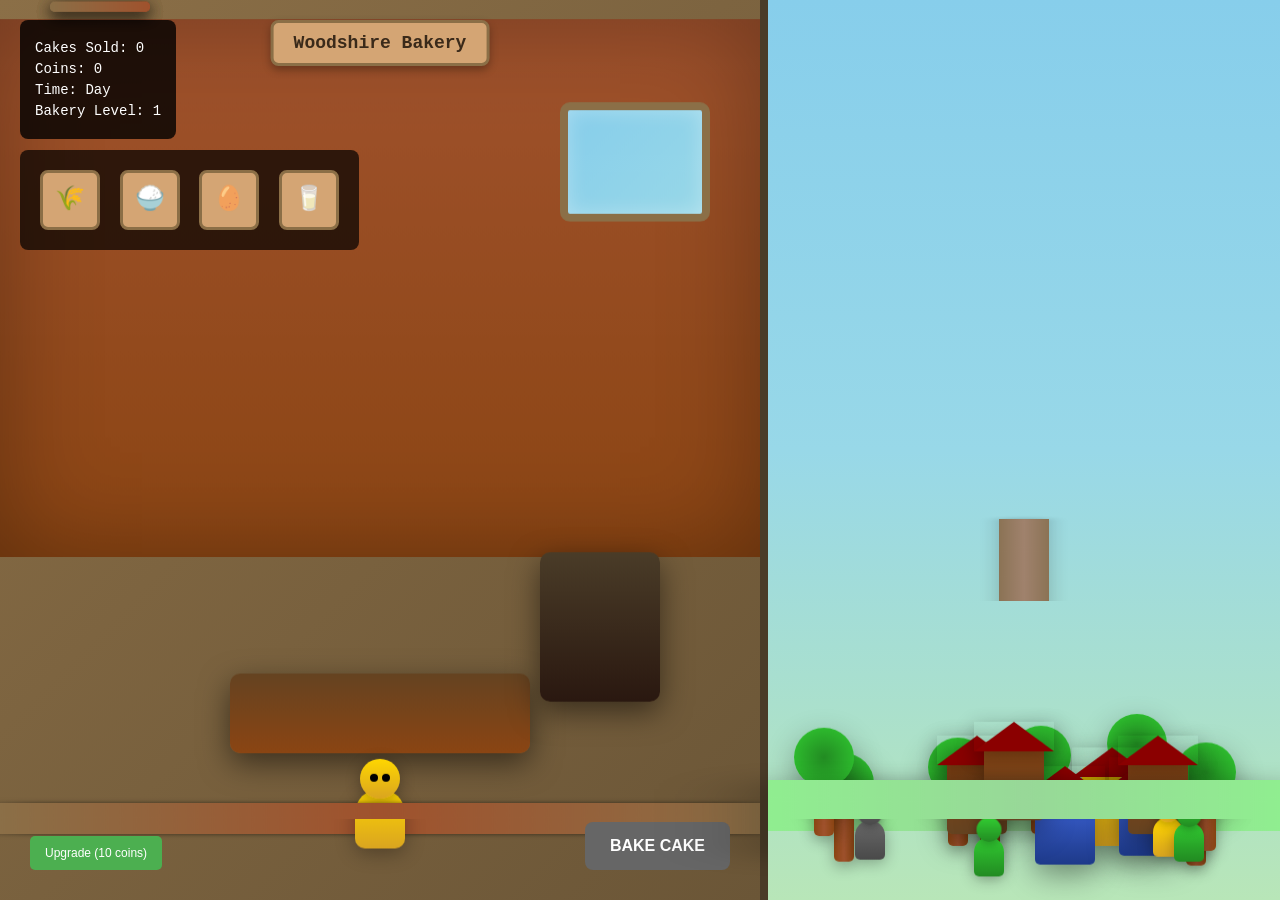
<file: woodshire-bakery-css3d.html>
<!DOCTYPE html>
<html lang="en">
<head>
    <meta charset="UTF-8">
    <meta name="viewport" content="width=device-width, initial-scale=1.0">
    <title>Woodshire Bakery 3D</title>
    <style>
        * {
            margin: 0;
            padding: 0;
            box-sizing: border-box;
        }

        body {
            font-family: 'Courier New', monospace;
            background: #2a1810;
            overflow: hidden;
            user-select: none;
            perspective: 1000px;
        }

        .game-container {
            display: flex;
            width: 100vw;
            height: 100vh;
            position: relative;
        }

        .bakery {
            width: 60%;
            position: relative;
            border-right: 8px solid #4a3c28;
            background: linear-gradient(135deg, #8b6f47 0%, #6b5637 100%);
            overflow: hidden;
            transform-style: preserve-3d;
        }

        .village {
            width: 40%;
            position: relative;
            transition: background 2s ease;
            transform-style: preserve-3d;
        }

        .village.day {
            background: linear-gradient(to bottom, #87ceeb 0%, #98d8e8 50%, #b8e6b8 100%);
        }

        .village.night {
            background: linear-gradient(to bottom, #1a1a2e 0%, #16213e 50%, #0f3460 100%);
        }

        .bakery-sign {
            position: absolute;
            top: 20px;
            left: 50%;
            transform: translateX(-50%);
            background: #d4a574;
            padding: 10px 20px;
            border-radius: 8px;
            border: 3px solid #8b6f47;
            font-weight: bold;
            font-size: 18px;
            color: #3a2a1a;
            box-shadow: 0 4px 8px rgba(0,0,0,0.3);
            z-index: 100;
        }

        /* 3D Bakery Environment */
        .bakery-3d {
            position: absolute;
            width: 100%;
            height: 100%;
            transform-style: preserve-3d;
            transform: rotateX(5deg);
        }

        .floor {
            position: absolute;
            bottom: 0;
            left: 0;
            width: 100%;
            height: 40%;
            background: linear-gradient(90deg, #8b6f47 0%, #a0522d 50%, #8b6f47 100%);
            transform: rotateX(90deg) translateZ(-100px);
            box-shadow: 0 0 50px rgba(0,0,0,0.5);
        }

        .wall-back {
            position: absolute;
            top: 0;
            left: 0;
            width: 100%;
            height: 60%;
            background: linear-gradient(180deg, #a0522d 0%, #8b4513 100%);
            transform: translateZ(-200px);
            box-shadow: inset 0 0 100px rgba(0,0,0,0.3);
        }

        .wall-left {
            position: absolute;
            top: 0;
            left: 0;
            width: 200px;
            height: 60%;
            background: linear-gradient(90deg, #8b4513 0%, #a0522d 100%);
            transform: rotateY(90deg) translateZ(-100px);
            box-shadow: inset 0 0 50px rgba(0,0,0,0.3);
        }

        .wall-right {
            position: absolute;
            top: 0;
            right: 0;
            width: 200px;
            height: 60%;
            background: linear-gradient(90deg, #a0522d 0%, #8b4513 100%);
            transform: rotateY(-90deg) translateZ(-100px);
            box-shadow: inset 0 0 50px rgba(0,0,0,0.3);
        }

        .counter-3d {
            position: absolute;
            bottom: 150px;
            left: 50%;
            transform: translateX(-50%) translateZ(-50px);
            width: 300px;
            height: 80px;
            background: linear-gradient(180deg, #654321 0%, #8b4513 100%);
            border-radius: 10px;
            box-shadow: 0 10px 30px rgba(0,0,0,0.5);
        }

        .oven-3d {
            position: absolute;
            bottom: 200px;
            right: 100px;
            width: 120px;
            height: 150px;
            background: linear-gradient(180deg, #4a3c28 0%, #2a1810 100%);
            border-radius: 10px;
            box-shadow: 0 10px 30px rgba(0,0,0,0.5);
            transform: translateZ(-30px);
            transition: all 0.3s;
        }

        .oven-3d:hover {
            transform: translateZ(-30px) scale(1.05);
            box-shadow: 0 15px 40px rgba(0,0,0,0.7);
        }

        .oven-3d.baking {
            animation: bake-glow 2s ease-in-out;
        }

        @keyframes bake-glow {
            0%, 100% { 
                background: linear-gradient(180deg, #4a3c28 0%, #2a1810 100%);
                box-shadow: 0 10px 30px rgba(0,0,0,0.5);
            }
            50% { 
                background: linear-gradient(180deg, #ff6b6b 0%, #ff4444 100%);
                box-shadow: 0 10px 50px rgba(255, 107, 107, 0.8);
            }
        }

        .window-3d {
            position: absolute;
            top: 100px;
            right: 50px;
            width: 150px;
            height: 120px;
            background: linear-gradient(135deg, #87ceeb 0%, #98d8e8 100%);
            border: 8px solid #8b6f47;
            border-radius: 10px;
            transform: translateZ(-10px);
            box-shadow: inset 0 0 20px rgba(255,255,255,0.3);
        }

        .shelf-3d {
            position: absolute;
            left: 50px;
            width: 100px;
            height: 10px;
            background: linear-gradient(90deg, #8b6f47 0%, #a0522d 100%);
            border-radius: 5px;
            box-shadow: 0 5px 15px rgba(0,0,0,0.3);
        }

        .shelf-3d:nth-child(1) { top: 150px; transform: translateZ(-20px); }
        .shelf-3d:nth-child(2) { top: 200px; transform: translateZ(-20px); }
        .shelf-3d:nth-child(3) { top: 250px; transform: translateZ(-20px); }
        .shelf-3d:nth-child(4) { top: 300px; transform: translateZ(-20px); }

        /* 3D Village Environment */
        .village-3d {
            position: absolute;
            width: 100%;
            height: 100%;
            transform-style: preserve-3d;
            transform: rotateX(10deg);
        }

        .ground-3d {
            position: absolute;
            bottom: 0;
            left: 0;
            width: 100%;
            height: 50%;
            background: linear-gradient(90deg, #90ee90 0%, #98d898 50%, #90ee90 100%);
            transform: rotateX(90deg) translateZ(-150px);
            box-shadow: 0 0 100px rgba(0,0,0,0.3);
        }

        .tree-3d {
            position: absolute;
            transform-style: preserve-3d;
            transition: all 0.5s;
        }

        .tree-trunk {
            position: absolute;
            bottom: 0;
            left: 50%;
            transform: translateX(-50%);
            width: 20px;
            height: 60px;
            background: linear-gradient(90deg, #8b4513 0%, #a0522d 50%, #8b4513 100%);
            border-radius: 5px;
            box-shadow: 0 5px 15px rgba(0,0,0,0.3);
        }

        .tree-leaves {
            position: absolute;
            bottom: 50px;
            left: 50%;
            transform: translateX(-50%);
            width: 60px;
            height: 60px;
            background: radial-gradient(circle, #228b22 0%, #32cd32 100%);
            border-radius: 50%;
            box-shadow: 0 10px 30px rgba(0,0,0,0.3);
        }

        .building-3d {
            position: absolute;
            transform-style: preserve-3d;
            transition: all 0.5s;
        }

        .building-base {
            position: absolute;
            bottom: 0;
            left: 50%;
            transform: translateX(-50%);
            width: 60px;
            height: 80px;
            background: linear-gradient(180deg, #cd853f 0%, #8b4513 100%);
            border-radius: 5px;
            box-shadow: 0 10px 30px rgba(0,0,0,0.4);
        }

        .building-roof {
            position: absolute;
            bottom: 70px;
            left: 50%;
            transform: translateX(-50%);
            width: 0;
            height: 0;
            border-left: 40px solid transparent;
            border-right: 40px solid transparent;
            border-bottom: 30px solid #8b0000;
            box-shadow: 0 5px 20px rgba(0,0,0,0.3);
        }

        .path-3d {
            position: absolute;
            bottom: 0;
            left: 50%;
            transform: translateX(-50%) rotateX(90deg) translateZ(-149px);
            width: 50px;
            height: 100%;
            background: linear-gradient(90deg, #8b7355 0%, #a0826d 50%, #8b7355 100%);
            box-shadow: 0 0 20px rgba(0,0,0,0.2);
        }

        /* 3D Characters */
        .customer-3d {
            position: absolute;
            bottom: 50px;
            left: 50%;
            transform: translateX(-50%);
            width: 80px;
            height: 100px;
            transform-style: preserve-3d;
            transition: all 0.3s;
        }

        .customer-body {
            position: absolute;
            bottom: 0;
            left: 50%;
            transform: translateX(-50%);
            width: 50px;
            height: 60px;
            background: linear-gradient(180deg, #ff6b35 0%, #d2691e 100%);
            border-radius: 25px 25px 10px 10px;
            box-shadow: 0 5px 20px rgba(0,0,0,0.3);
        }

        .customer-head {
            position: absolute;
            bottom: 50px;
            left: 50%;
            transform: translateX(-50%);
            width: 40px;
            height: 40px;
            background: linear-gradient(180deg, #ff8c69 0%, #ff6b35 100%);
            border-radius: 50%;
            box-shadow: 0 3px 15px rgba(0,0,0,0.3);
        }

        .customer-eye {
            position: absolute;
            top: 15px;
            width: 8px;
            height: 8px;
            background: #000;
            border-radius: 50%;
        }

        .customer-eye.left { left: 10px; }
        .customer-eye.right { right: 10px; }

        .customer-3d.happy {
            animation: bounce-3d 0.5s ease;
        }

        @keyframes bounce-3d {
            0%, 100% { transform: translateX(-50%) translateY(0); }
            50% { transform: translateX(-50%) translateY(-20px); }
        }

        .villager-3d {
            position: absolute;
            width: 40px;
            height: 60px;
            transform-style: preserve-3d;
            transition: all 0.5s;
        }

        .villager-body {
            position: absolute;
            bottom: 0;
            left: 50%;
            transform: translateX(-50%);
            width: 30px;
            height: 40px;
            background: linear-gradient(180deg, #4169e1 0%, #1e3a8a 100%);
            border-radius: 15px 15px 5px 5px;
            box-shadow: 0 3px 15px rgba(0,0,0,0.3);
        }

        .villager-head {
            position: absolute;
            bottom: 35px;
            left: 50%;
            transform: translateX(-50%);
            width: 25px;
            height: 25px;
            background: linear-gradient(180deg, #6495ed 0%, #4169e1 100%);
            border-radius: 50%;
            box-shadow: 0 2px 10px rgba(0,0,0,0.3);
        }

        .villager-3d.chaotic {
            animation: float-3d 3s ease-in-out infinite;
        }

        @keyframes float-3d {
            0%, 100% { transform: translateY(0); }
            50% { transform: translateY(-30px); }
        }

        .villager-3d.dancing {
            animation: dance-3d 1s ease-in-out infinite;
        }

        @keyframes dance-3d {
            0%, 100% { transform: rotate(0deg); }
            25% { transform: rotate(-15deg); }
            75% { transform: rotate(15deg); }
        }

        .cake-3d {
            position: absolute;
            width: 60px;
            height: 40px;
            transform-style: preserve-3d;
            transition: all 0.2s;
            cursor: pointer;
        }

        .cake-base {
            position: absolute;
            bottom: 0;
            left: 50%;
            transform: translateX(-50%);
            width: 50px;
            height: 20px;
            background: linear-gradient(180deg, #ffeb3b 0%, #f9a825 100%);
            border-radius: 25px 25px 5px 5px;
            box-shadow: 0 3px 15px rgba(0,0,0,0.3);
        }

        .cake-frosting {
            position: absolute;
            bottom: 15px;
            left: 50%;
            transform: translateX(-50%);
            width: 55px;
            height: 10px;
            background: linear-gradient(180deg, #ff69b4 0%, #ff1493 100%);
            border-radius: 50%;
            box-shadow: 0 2px 10px rgba(0,0,0,0.2);
        }

        .cake-cherry {
            position: absolute;
            bottom: 25px;
            left: 50%;
            transform: translateX(-50%);
            width: 12px;
            height: 12px;
            background: radial-gradient(circle, #ff0000 0%, #8b0000 100%);
            border-radius: 50%;
            box-shadow: 0 2px 8px rgba(0,0,0,0.3);
        }

        .cake-3d:hover {
            transform: scale(1.1) rotateY(10deg);
        }

        /* UI Elements */
        .ui {
            position: absolute;
            top: 20px;
            left: 20px;
            background: rgba(0,0,0,0.8);
            color: white;
            padding: 15px;
            border-radius: 8px;
            z-index: 200;
        }

        .stat {
            margin: 5px 0;
            font-size: 14px;
        }

        .ingredients-panel {
            position: absolute;
            top: 150px;
            left: 20px;
            background: rgba(0,0,0,0.7);
            padding: 15px;
            border-radius: 8px;
            z-index: 100;
        }

        .ingredient-btn {
            display: inline-block;
            width: 60px;
            height: 60px;
            margin: 5px;
            background: #d4a574;
            border: 3px solid #8b6f47;
            border-radius: 8px;
            cursor: pointer;
            transition: all 0.2s;
            font-size: 24px;
            text-align: center;
            line-height: 54px;
        }

        .ingredient-btn:hover {
            transform: scale(1.1);
            background: #e4b584;
        }

        .ingredient-btn.selected {
            background: #ff6b6b;
            transform: scale(1.15);
        }

        .bake-btn {
            position: absolute;
            bottom: 30px;
            right: 30px;
            background: #ff6b6b;
            color: white;
            border: none;
            padding: 15px 25px;
            border-radius: 8px;
            cursor: pointer;
            font-size: 16px;
            font-weight: bold;
            transition: all 0.2s;
            z-index: 100;
        }

        .bake-btn:hover {
            background: #ff5252;
            transform: scale(1.05);
        }

        .bake-btn:disabled {
            background: #666;
            cursor: not-allowed;
            transform: scale(1);
        }

        .upgrade-btn {
            position: absolute;
            bottom: 30px;
            left: 30px;
            background: #4caf50;
            color: white;
            border: none;
            padding: 10px 15px;
            border-radius: 5px;
            cursor: pointer;
            font-size: 12px;
            transition: all 0.2s;
            z-index: 100;
        }

        .upgrade-btn:hover {
            background: #45a049;
            transform: scale(1.05);
        }

        .upgrade-btn:disabled {
            background: #666;
            cursor: not-allowed;
            transform: scale(1);
        }

        .plot-twist-overlay {
            position: fixed;
            top: 0;
            left: 0;
            width: 100vw;
            height: 100vh;
            background: black;
            display: none;
            align-items: center;
            justify-content: center;
            z-index: 1000;
        }

        .plot-twist-overlay.active {
            display: flex;
        }

        .plot-twist-content {
            text-align: center;
            color: white;
            font-size: 24px;
            max-width: 600px;
            animation: fadeIn 2s ease;
        }

        @keyframes fadeIn {
            from { opacity: 0; }
            to { opacity: 1; }
        }

        .notification {
            position: absolute;
            top: 50%;
            left: 50%;
            transform: translate(-50%, -50%);
            background: rgba(0,0,0,0.8);
            color: white;
            padding: 20px;
            border-radius: 8px;
            font-size: 16px;
            z-index: 300;
            opacity: 0;
            transition: opacity 0.3s;
            pointer-events: none;
        }

        .notification.show {
            opacity: 1;
        }
    </style>
</head>
<body>
    <div class="game-container">
        <div class="bakery">
            <div class="bakery-sign">Woodshire Bakery</div>
            <div class="bakery-3d">
                <div class="floor"></div>
                <div class="wall-back"></div>
                <div class="wall-left"></div>
                <div class="wall-right"></div>
                <div class="counter-3d" id="counter"></div>
                <div class="oven-3d" id="oven"></div>
                <div class="window-3d"></div>
                <div class="shelf-3d"></div>
                <div class="shelf-3d"></div>
                <div class="shelf-3d"></div>
                <div class="shelf-3d"></div>
                <div class="customer-3d" id="customer">
                    <div class="customer-body"></div>
                    <div class="customer-head">
                        <div class="customer-eye left"></div>
                        <div class="customer-eye right"></div>
                    </div>
                </div>
            </div>
            <div class="ingredients-panel">
                <div class="ingredient-btn" data-ingredient="flour">🌾</div>
                <div class="ingredient-btn" data-ingredient="sugar">🍚</div>
                <div class="ingredient-btn" data-ingredient="eggs">🥚</div>
                <div class="ingredient-btn" data-ingredient="milk">🥛</div>
            </div>
            <button class="bake-btn" id="bakeBtn" disabled>BAKE CAKE</button>
            <button class="upgrade-btn" id="upgradeBtn">Upgrade (10 coins)</button>
        </div>
        <div class="village day" id="village">
            <div class="village-3d">
                <div class="ground-3d"></div>
                <div class="path-3d"></div>
            </div>
        </div>
    </div>

    <div class="ui">
        <div class="stat">Cakes Sold: <span id="cakeCount">0</span></div>
        <div class="stat">Coins: <span id="coins">0</span></div>
        <div class="stat">Time: <span id="timeOfDay">Day</span></div>
        <div class="stat">Bakery Level: <span id="bakeryLevel">1</span></div>
    </div>

    <div class="notification" id="notification"></div>

    <div class="plot-twist-overlay" id="plotTwistOverlay">
        <div class="plot-twist-content">
            <h2>You were so busy baking...</h2>
            <p>you never looked outside.</p>
            <p style="margin-top: 20px; font-size: 16px;">Click to continue...</p>
        </div>
    </div>

    <script>
        class WoodshireBakeryCSS3D {
            constructor() {
                this.cakesSold = 0;
                this.coins = 0;
                this.bakeryLevel = 1;
                this.isDay = true;
                this.selectedIngredients = [];
                this.isBaking = false;
                this.currentCustomer = null;
                this.customerPatience = 100;
                this.plotTwistTriggered = false;
                this.bakingSpeed = 2000;
                this.ingredientMultiplier = 1;
                this.chaosLevel = 0;
                
                this.cakes3D = [];
                this.villagers3D = [];
                this.building3Ds = [];
                
                this.animalColors = ['#ff6b35', '#8b4513', '#696969', '#ffd700', '#4169e1', '#32cd32'];
                
                this.init();
            }

            init() {
                this.setupEventListeners();
                this.createVillageEnvironment();
                this.startGameLoop();
                this.spawnCustomer();
                this.startDayNightCycle();
                this.spawnVillagers();
            }

            createVillageEnvironment() {
                const village3D = document.querySelector('.village-3d');
                
                // Create trees
                for (let i = 0; i < 8; i++) {
                    const tree = this.createTree3D();
                    const x = Math.random() * 80 + 10;
                    const z = Math.random() * 60 + 20;
                    tree.style.left = x + '%';
                    tree.style.bottom = z + 'px';
                    village3D.appendChild(tree);
                }
                
                // Create buildings
                for (let i = 0; i < 6; i++) {
                    const building = this.createBuilding3D();
                    const x = Math.random() * 70 + 15;
                    const z = Math.random() * 50 + 25;
                    building.style.left = x + '%';
                    building.style.bottom = z + 'px';
                    village3D.appendChild(building);
                    this.building3Ds.push(building);
                }
            }

            createTree3D() {
                const tree = document.createElement('div');
                tree.className = 'tree-3d';
                tree.innerHTML = `
                    <div class="tree-trunk"></div>
                    <div class="tree-leaves"></div>
                `;
                return tree;
            }

            createBuilding3D() {
                const building = document.createElement('div');
                building.className = 'building-3d';
                const color = this.animalColors[Math.floor(Math.random() * this.animalColors.length)];
                building.innerHTML = `
                    <div class="building-base" style="background: linear-gradient(180deg, ${color} 0%, ${this.darkenColor(color)} 100%);"></div>
                    <div class="building-roof"></div>
                `;
                return building;
            }

            darkenColor(color) {
                // Simple color darkening
                const colors = {
                    '#ff6b35': '#d2691e',
                    '#8b4513': '#654321',
                    '#696969': '#4a4a4a',
                    '#ffd700': '#daa520',
                    '#4169e1': '#1e3a8a',
                    '#32cd32': '#228b22'
                };
                return colors[color] || color;
            }

            createVillager3D() {
                const villager = document.createElement('div');
                villager.className = 'villager-3d';
                const color = this.animalColors[Math.floor(Math.random() * this.animalColors.length)];
                villager.innerHTML = `
                    <div class="villager-body" style="background: linear-gradient(180deg, ${color} 0%, ${this.darkenColor(color)} 100%);"></div>
                    <div class="villager-head" style="background: linear-gradient(180deg, ${color} 0%, ${this.darkenColor(color)} 100%);"></div>
                `;
                
                const x = Math.random() * 80 + 10;
                const z = Math.random() * 40 + 10;
                villager.style.left = x + '%';
                villager.style.bottom = z + 'px';
                
                this.villagers3D.push({
                    element: villager,
                    originalPosition: { x, z },
                    moveDirection: { x: (Math.random() - 0.5) * 2, z: (Math.random() - 0.5) * 2 }
                });
                
                document.querySelector('.village-3d').appendChild(villager);
                this.animateVillager(villager);
            }

            createCake3D() {
                const cake = document.createElement('div');
                cake.className = 'cake-3d';
                cake.innerHTML = `
                    <div class="cake-base"></div>
                    <div class="cake-frosting"></div>
                    <div class="cake-cherry"></div>
                `;
                
                const counter = document.getElementById('counter');
                const x = Math.random() * 200 + 50;
                const z = Math.random() * 40 + 20;
                cake.style.left = x + 'px';
                cake.style.bottom = z + 'px';
                
                cake.addEventListener('click', () => {
                    this.serveCake(cake);
                });

                counter.appendChild(cake);
                this.cakes3D.push(cake);
            }

            setupEventListeners() {
                // Ingredient selection
                document.querySelectorAll('.ingredient-btn').forEach(btn => {
                    btn.addEventListener('click', (e) => {
                        this.selectIngredient(e.target.dataset.ingredient, e.target);
                    });
                });

                // Bake button
                document.getElementById('bakeBtn').addEventListener('click', () => {
                    this.bakeCake();
                });

                // Oven click
                document.getElementById('oven').addEventListener('click', () => {
                    this.bakeCake();
                });

                // Upgrade button
                document.getElementById('upgradeBtn').addEventListener('click', () => {
                    this.upgradeBakery();
                });

                // Plot twist overlay
                document.getElementById('plotTwistOverlay').addEventListener('click', () => {
                    this.closePlotTwist();
                });
            }

            selectIngredient(type, element) {
                if (this.selectedIngredients.length < 2 * this.ingredientMultiplier) {
                    this.selectedIngredients.push(type);
                    element.classList.add('selected');
                    
                    if (this.selectedIngredients.length >= 2 * this.ingredientMultiplier) {
                        this.showNotification('Ready to bake!');
                        document.getElementById('bakeBtn').disabled = false;
                    }
                }
            }

            bakeCake() {
                if (this.isBaking) return;
                if (this.selectedIngredients.length < 2 * this.ingredientMultiplier) {
                    this.showNotification('Need more ingredients!');
                    return;
                }

                this.isBaking = true;
                const bakeBtn = document.getElementById('bakeBtn');
                const oven = document.getElementById('oven');
                bakeBtn.disabled = true;
                bakeBtn.textContent = 'BAKING...';
                oven.classList.add('baking');

                setTimeout(() => {
                    this.createCake3D();
                    this.isBaking = false;
                    this.selectedIngredients = [];
                    document.querySelectorAll('.ingredient-btn').forEach(btn => btn.classList.remove('selected'));
                    bakeBtn.textContent = 'BAKE CAKE';
                    oven.classList.remove('baking');
                    this.showNotification('Cake ready! Click the cake to serve.');
                }, this.bakingSpeed);
            }

            serveCake(cake) {
                if (!this.currentCustomer) return;

                const satisfaction = this.isDay ? 0.8 : 0.5;
                const tip = Math.random() < satisfaction ? 3 : 1;
                
                this.coins += 2 + tip;
                this.cakesSold++;
                
                // Remove cake
                const index = this.cakes3D.indexOf(cake);
                if (index > -1) {
                    this.cakes3D.splice(index, 1);
                }
                cake.remove();
                
                // Customer happy animation
                const customer = document.getElementById('customer');
                customer.classList.add('happy');
                
                setTimeout(() => {
                    customer.classList.remove('happy');
                    this.spawnCustomer();
                }, 500);

                this.updateUI();
                this.checkPlotTwist();
                this.increaseChaos();
            }

            spawnCustomer() {
                const customer = document.getElementById('customer');
                const color = this.animalColors[Math.floor(Math.random() * this.animalColors.length)];
                customer.querySelector('.customer-body').style.background = `linear-gradient(180deg, ${color} 0%, ${this.darkenColor(color)} 100%)`;
                customer.querySelector('.customer-head').style.background = `linear-gradient(180deg, ${color} 0%, ${this.darkenColor(color)} 100%)`;
                this.currentCustomer = customer;
                this.customerPatience = this.isDay ? 150 : 100;
            }

            spawnVillagers() {
                for (let i = 0; i < 10; i++) {
                    setTimeout(() => {
                        this.createVillager3D();
                    }, i * 300);
                }
            }

            animateVillager(villager) {
                const villagerData = this.villagers3D.find(v => v.element === villager);
                if (!villagerData) return;

                const moveInterval = setInterval(() => {
                    if (!villager.parentNode) {
                        clearInterval(moveInterval);
                        return;
                    }
                    
                    const currentLeft = parseFloat(villager.style.left);
                    const currentBottom = parseFloat(villager.style.bottom);
                    
                    let newLeft = currentLeft + villagerData.moveDirection.x * 0.5;
                    let newBottom = currentBottom + villagerData.moveDirection.z * 0.5;
                    
                    // Boundary check
                    if (newLeft < 5 || newLeft > 85) {
                        villagerData.moveDirection.x *= -1;
                        newLeft = currentLeft;
                    }
                    if (newBottom < 10 || newBottom > 50) {
                        villagerData.moveDirection.z *= -1;
                        newBottom = currentBottom;
                    }
                    
                    villager.style.left = newLeft + '%';
                    villager.style.bottom = newBottom + 'px';
                    
                    // Apply chaos effects
                    if (this.chaosLevel > 1) {
                        const floatHeight = Math.sin(Date.now() * 0.001 + villagerData.originalPosition.x) * this.chaosLevel * 3;
                        villager.style.transform = `translateY(${floatHeight}px)`;
                    }
                    
                    if (this.chaosLevel > 2) {
                        villager.classList.add('dancing');
                    } else {
                        villager.classList.remove('dancing');
                    }
                    
                    if (this.chaosLevel > 3) {
                        villager.classList.add('chaotic');
                    } else {
                        villager.classList.remove('chaotic');
                    }
                }, 50);
            }

            increaseChaos() {
                if (this.cakesSold > 100) {
                    this.chaosLevel = 1;
                }
                if (this.cakesSold > 300) {
                    this.chaosLevel = 2;
                }
                if (this.cakesSold > 500) {
                    this.chaosLevel = 3;
                }
                if (this.cakesSold > 800) {
                    this.chaosLevel = 4;
                }
            }

            checkPlotTwist() {
                if (this.cakesSold >= 1000 && !this.plotTwistTriggered) {
                    this.triggerPlotTwist();
                }
            }

            triggerPlotTwist() {
                this.plotTwistTriggered = true;
                this.chaosLevel = 10;
                
                const overlay = document.getElementById('plotTwistOverlay');
                overlay.classList.add('active');
                
                // Apply maximum chaos to villagers
                this.villagers3D.forEach(villagerData => {
                    villagerData.element.classList.add('chaotic', 'dancing');
                    villagerData.element.style.transform = `translateY(${Math.random() * 50}px) rotate(${Math.random() * 360}deg)`;
                });
                
                // Make buildings float
                this.building3Ds.forEach(building => {
                    building.style.transform = `translateY(${Math.random() * 30}px) rotate(${Math.random() * 20}deg)`;
                });
            }

            closePlotTwist() {
                const overlay = document.getElementById('plotTwistOverlay');
                overlay.classList.remove('active');
            }

            upgradeBakery() {
                const upgradeCost = this.bakeryLevel * 10;
                if (this.coins >= upgradeCost) {
                    this.coins -= upgradeCost;
                    this.bakeryLevel++;
                    
                    this.bakingSpeed = Math.max(1000, this.bakingSpeed - 200);
                    if (this.bakeryLevel % 2 === 0) {
                        this.ingredientMultiplier++;
                    }
                    
                    this.updateUI();
                    this.showNotification(`Bakery upgraded to level ${this.bakeryLevel}!`);
                }
            }

            startDayNightCycle() {
                setInterval(() => {
                    this.isDay = !this.isDay;
                    const village = document.getElementById('village');
                    village.className = this.isDay ? 'village day' : 'village night';
                    this.updateUI();
                }, 30000);
            }

            startGameLoop() {
                setInterval(() => {
                    if (this.currentCustomer && this.customerPatience > 0) {
                        this.customerPatience--;
                        if (this.customerPatience === 0) {
                            this.spawnCustomer();
                        }
                    }
                }, 100);
            }

            updateUI() {
                document.getElementById('cakeCount').textContent = this.cakesSold;
                document.getElementById('coins').textContent = this.coins;
                document.getElementById('timeOfDay').textContent = this.isDay ? 'Day' : 'Night';
                document.getElementById('bakeryLevel').textContent = this.bakeryLevel;
                
                const upgradeBtn = document.getElementById('upgradeBtn');
                const upgradeCost = this.bakeryLevel * 10;
                upgradeBtn.textContent = `Upgrade (${upgradeCost} coins)`;
                upgradeBtn.disabled = this.coins < upgradeCost;
            }

            showNotification(message) {
                const notification = document.getElementById('notification');
                notification.textContent = message;
                notification.classList.add('show');
                
                setTimeout(() => {
                    notification.classList.remove('show');
                }, 2000);
            }
        }

        // Start the game
        const game = new WoodshireBakeryCSS3D();
    </script>
</body>
</html>
</file>
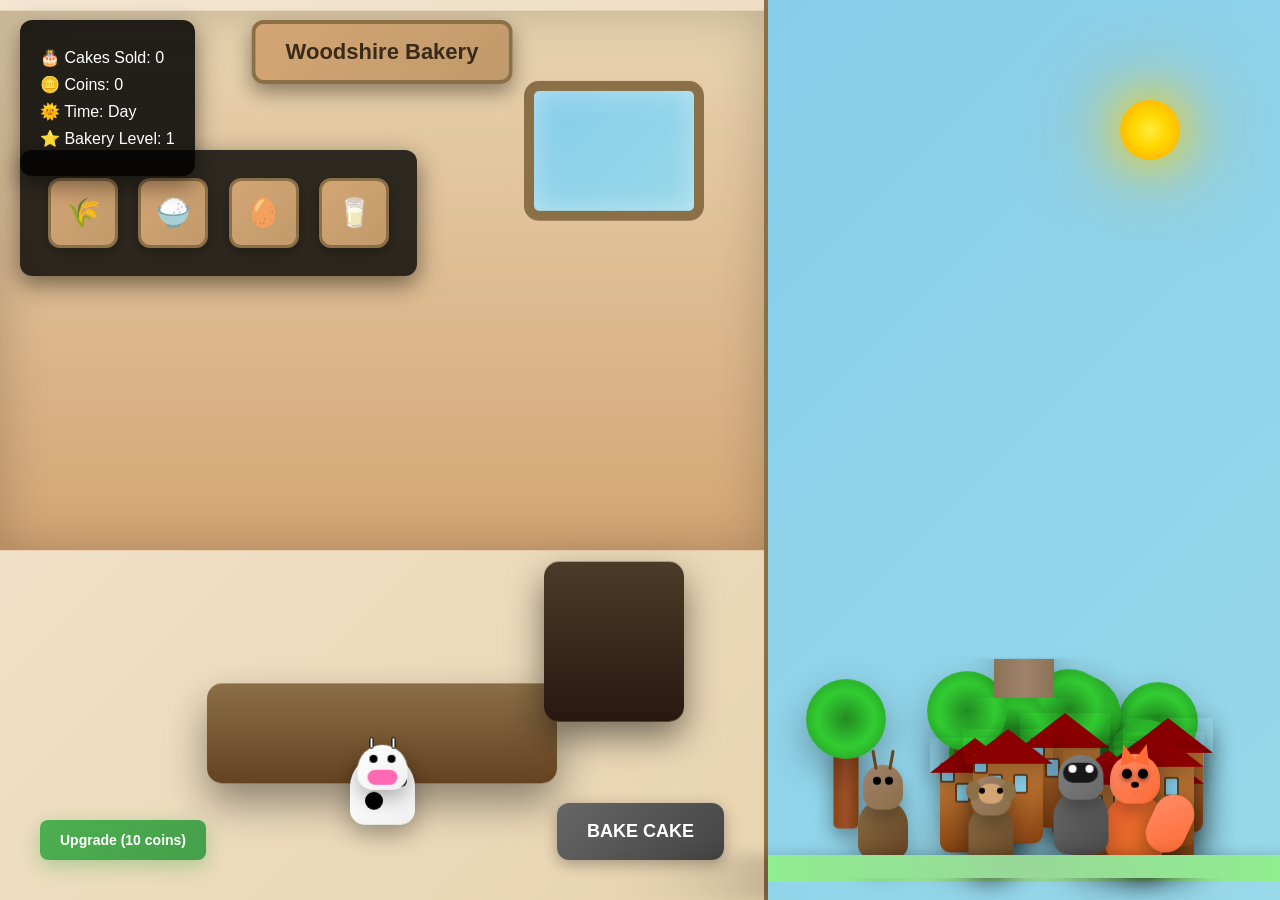
<file: woodshire-bakery-final.html>
<!DOCTYPE html>
<html lang="en">
<head>
    <meta charset="UTF-8">
    <meta name="viewport" content="width=device-width, initial-scale=1.0">
    <title>Woodshire Bakery 3D - Final Version</title>
    <style>
        * {
            margin: 0;
            padding: 0;
            box-sizing: border-box;
        }

        body {
            font-family: 'Segoe UI', Tahoma, Geneva, Verdana, sans-serif;
            background: linear-gradient(135deg, #667eea 0%, #764ba2 100%);
            overflow: hidden;
            perspective: 1500px;
        }

        .game-container {
            display: flex;
            width: 100vw;
            height: 100vh;
            position: relative;
        }

        .bakery {
            width: 60%;
            position: relative;
            background: linear-gradient(135deg, #f5e6d3 0%, #e8d4b0 100%);
            border-right: 4px solid #8b6f47;
            overflow: hidden;
            transform-style: preserve-3d;
        }

        /* Dynamic sky gradient */
        .village {
            width: 40%;
            position: relative;
            background: linear-gradient(135deg, #87ceeb 0%, #98d8e8 100%);
            transition: background 15s ease-in-out;
            transform-style: preserve-3d;
        }

        .village.night {
            background: linear-gradient(135deg, #1a1a2e 0%, #16213e 50%, #0f3460 100%);
        }

        /* Sun and Moon */
        .celestial-body {
            position: fixed;
            border-radius: 50%;
            transition: all 15s ease-in-out;
            z-index: 1000;
            pointer-events: none;
        }

        .sun {
            width: 60px;
            height: 60px;
            background: radial-gradient(circle, #ffeb3b 0%, #ffd700 40%, #ffa500 100%);
            box-shadow: 0 0 50px #ffd700, 0 0 100px #ffa500;
            top: 100px;
            right: 100px;
        }

        .moon {
            width: 50px;
            height: 50px;
            background: radial-gradient(circle, #f0f0f0 0%, #d0d0d0 50%, #a0a0a0 100%);
            box-shadow: 0 0 30px #f0f0f0, 0 0 60px #d0d0d0;
            top: 100px;
            right: 100px;
            opacity: 0;
            transform: translateY(200px) scale(0.8);
        }

        .sun.setting {
            top: 300px;
            right: 200px;
            opacity: 0;
            transform: scale(0.6);
        }

        .moon.rising {
            opacity: 1;
            transform: translateY(0) scale(1);
        }

        .moon.setting {
            top: 300px;
            right: 50px;
            opacity: 0;
            transform: scale(0.6);
        }

        .sun.rising {
            opacity: 1;
            transform: translateY(0) scale(1);
        }

        /* 3D Bakery Environment */
        .bakery-3d {
            position: absolute;
            width: 100%;
            height: 100%;
            transform-style: preserve-3d;
            transform: rotateX(2deg);
        }

        .bakery-floor {
            position: absolute;
            bottom: 0;
            left: 0;
            width: 100%;
            height: 40%;
            background: linear-gradient(90deg, #d4a574 0%, #c19a6b 50%, #d4a574 100%);
            transform: rotateX(90deg) translateZ(-200px);
            box-shadow: 0 0 100px rgba(0,0,0,0.3);
        }

        .bakery-wall {
            position: absolute;
            top: 0;
            left: 0;
            width: 100%;
            height: 60%;
            background: linear-gradient(180deg, #e8d4b0 0%, #d4a574 100%);
            transform: translateZ(-300px);
            box-shadow: inset 0 0 50px rgba(0,0,0,0.2);
        }

        .counter-3d {
            position: absolute;
            bottom: 120px;
            left: 50%;
            transform: translateX(-50%) translateZ(-100px);
            width: 350px;
            height: 100px;
            background: linear-gradient(180deg, #8b6f47 0%, #654321 100%);
            border-radius: 15px;
            box-shadow: 0 20px 40px rgba(0,0,0,0.4);
            pointer-events: none;
        }

        .oven-3d {
            position: absolute;
            bottom: 180px;
            right: 80px;
            width: 140px;
            height: 160px;
            background: linear-gradient(180deg, #4a3c28 0%, #2a1810 100%);
            border-radius: 15px;
            box-shadow: 0 15px 35px rgba(0,0,0,0.5);
            transform: translateZ(-50px);
            transition: all 0.3s;
            cursor: pointer;
        }

        .oven-3d:hover {
            transform: translateZ(-50px) scale(1.05);
            box-shadow: 0 20px 45px rgba(0,0,0,0.6);
        }

        .oven-3d.baking {
            animation: bake-glow 2s ease-in-out;
        }

        @keyframes bake-glow {
            0%, 100% { 
                background: linear-gradient(180deg, #4a3c28 0%, #2a1810 100%);
                box-shadow: 0 15px 35px rgba(0,0,0,0.5);
            }
            50% { 
                background: linear-gradient(180deg, #ff6b6b 0%, #ff4444 100%);
                box-shadow: 0 15px 60px rgba(255, 107, 107, 0.8);
            }
        }

        .window-3d {
            position: absolute;
            top: 80px;
            right: 60px;
            width: 180px;
            height: 140px;
            background: linear-gradient(135deg, #87ceeb 0%, #98d8e8 100%);
            border: 10px solid #8b6f47;
            border-radius: 15px;
            transform: translateZ(-20px);
            box-shadow: inset 0 0 30px rgba(255,255,255,0.4);
        }

        /* 3D Village Environment */
        .village-3d {
            position: absolute;
            width: 100%;
            height: 100%;
            transform-style: preserve-3d;
            transform: rotateX(5deg);
        }

        .village-ground {
            position: absolute;
            bottom: 0;
            left: 0;
            width: 100%;
            height: 60%;
            background: linear-gradient(90deg, #90ee90 0%, #98d898 50%, #90ee90 100%);
            transform: rotateX(90deg) translateZ(-250px);
            box-shadow: 0 0 150px rgba(0,0,0,0.3);
        }

        .village-path {
            position: absolute;
            bottom: 0;
            left: 50%;
            transform: translateX(-50%) rotateX(90deg) translateZ(-249px);
            width: 60px;
            height: 100%;
            background: linear-gradient(90deg, #8b7355 0%, #a0826d 50%, #8b7355 100%);
            box-shadow: 0 0 30px rgba(0,0,0,0.2);
        }

        /* 3D Animals - Main Focus */
        .animal-3d {
            position: absolute;
            transform-style: preserve-3d;
            transition: all 0.4s ease;
            cursor: pointer;
        }

        .animal-3d:hover {
            transform: scale(1.1) rotateY(10deg);
        }

        /* Fox 3D */
        .fox-3d {
            width: 80px;
            height: 100px;
        }

        .fox-body {
            position: absolute;
            bottom: 0;
            left: 50%;
            transform: translateX(-50%);
            width: 60px;
            height: 70px;
            background: linear-gradient(135deg, #ff6b35 0%, #d2691e 100%);
            border-radius: 30px 30px 20px 20px;
            box-shadow: 0 10px 25px rgba(0,0,0,0.3);
        }

        .fox-head {
            position: absolute;
            bottom: 60px;
            left: 50%;
            transform: translateX(-50%);
            width: 50px;
            height: 50px;
            background: linear-gradient(135deg, #ff8c69 0%, #ff6b35 100%);
            border-radius: 25px 25px 20px 20px;
            box-shadow: 0 8px 20px rgba(0,0,0,0.3);
        }

        .fox-ear {
            position: absolute;
            top: -10px;
            width: 0;
            height: 0;
            border-left: 8px solid transparent;
            border-right: 8px solid transparent;
            border-bottom: 20px solid #ff6b35;
        }

        .fox-ear.left { left: 8px; transform: rotate(-15deg); }
        .fox-ear.right { right: 8px; transform: rotate(15deg); }

        .fox-eye {
            position: absolute;
            top: 15px;
            width: 10px;
            height: 10px;
            background: #000;
            border-radius: 50%;
            box-shadow: 0 2px 5px rgba(0,0,0,0.5);
        }

        .fox-eye.left { left: 12px; }
        .fox-eye.right { right: 12px; }

        .fox-nose {
            position: absolute;
            top: 28px;
            left: 50%;
            transform: translateX(-50%);
            width: 8px;
            height: 6px;
            background: #000;
            border-radius: 50%;
        }

        .fox-tail {
            position: absolute;
            bottom: 10px;
            right: -15px;
            width: 40px;
            height: 60px;
            background: linear-gradient(135deg, #ff8c69 0%, #ff6b35 100%);
            border-radius: 20px;
            transform: rotate(25deg);
            box-shadow: 0 5px 15px rgba(0,0,0,0.3);
            transition: all 0.3s;
        }

        .fox-3d.happy .fox-tail {
            animation: wag-tail 0.5s ease-in-out infinite;
        }

        @keyframes wag-tail {
            0%, 100% { transform: rotate(25deg); }
            50% { transform: rotate(35deg); }
        }

        /* Deer 3D */
        .deer-3d {
            width: 70px;
            height: 90px;
        }

        .deer-body {
            position: absolute;
            bottom: 0;
            left: 50%;
            transform: translateX(-50%);
            width: 50px;
            height: 60px;
            background: linear-gradient(135deg, #8b6f47 0%, #654321 100%);
            border-radius: 25px 25px 15px 15px;
            box-shadow: 0 10px 25px rgba(0,0,0,0.3);
        }

        .deer-head {
            position: absolute;
            bottom: 50px;
            left: 50%;
            transform: translateX(-50%);
            width: 40px;
            height: 45px;
            background: linear-gradient(135deg, #a0826d 0%, #8b6f47 100%);
            border-radius: 20px 20px 15px 15px;
            box-shadow: 0 8px 20px rgba(0,0,0,0.3);
        }

        .deer-antler {
            position: absolute;
            top: -15px;
            width: 3px;
            height: 20px;
            background: #654321;
            border-radius: 2px;
        }

        .deer-antler.left { left: 10px; transform: rotate(-10deg); }
        .deer-antler.right { right: 10px; transform: rotate(10deg); }

        .deer-eye {
            position: absolute;
            top: 12px;
            width: 8px;
            height: 8px;
            background: #000;
            border-radius: 50%;
        }

        .deer-eye.left { left: 10px; }
        .deer-eye.right { right: 10px; }

        /* Raccoon 3D */
        .raccoon-3d {
            width: 75px;
            height: 85px;
        }

        .raccoon-body {
            position: absolute;
            bottom: 0;
            left: 50%;
            transform: translateX(-50%);
            width: 55px;
            height: 65px;
            background: linear-gradient(135deg, #696969 0%, #4a4a4a 100%);
            border-radius: 27px 27px 15px 15px;
            box-shadow: 0 10px 25px rgba(0,0,0,0.3);
        }

        .raccoon-head {
            position: absolute;
            bottom: 55px;
            left: 50%;
            transform: translateX(-50%);
            width: 45px;
            height: 45px;
            background: linear-gradient(135deg, #808080 0%, #696969 100%);
            border-radius: 22px 22px 15px 15px;
            box-shadow: 0 8px 20px rgba(0,0,0,0.3);
        }

        .raccoon-mask {
            position: absolute;
            top: 8px;
            left: 50%;
            transform: translateX(-50%);
            width: 35px;
            height: 20px;
            background: #000;
            border-radius: 10px;
            opacity: 0.8;
        }

        .raccoon-eye {
            position: absolute;
            top: 10px;
            width: 8px;
            height: 8px;
            background: #fff;
            border-radius: 50%;
            z-index: 1;
        }

        .raccoon-eye.left { left: 10px; }
        .raccoon-eye.right { right: 10px; }

        /* Monkey 3D */
        .monkey-3d {
            width: 65px;
            height: 95px;
        }

        .monkey-body {
            position: absolute;
            bottom: 0;
            left: 50%;
            transform: translateX(-50%);
            width: 45px;
            height: 70px;
            background: linear-gradient(135deg, #8b6f47 0%, #654321 100%);
            border-radius: 22px 22px 15px 15px;
            box-shadow: 0 10px 25px rgba(0,0,0,0.3);
        }

        .monkey-head {
            position: absolute;
            bottom: 60px;
            left: 50%;
            transform: translateX(-50%);
            width: 40px;
            height: 40px;
            background: linear-gradient(135deg, #a0826d 0%, #8b6f47 100%);
            border-radius: 20px 20px 15px 15px;
            box-shadow: 0 8px 20px rgba(0,0,0,0.3);
        }

        .monkey-ear {
            position: absolute;
            top: 5px;
            width: 15px;
            height: 20px;
            background: #8b6f47;
            border-radius: 50%;
        }

        .monkey-ear.left { left: -5px; }
        .monkey-ear.right { right: -5px; }

        .monkey-face {
            position: absolute;
            top: 8px;
            left: 50%;
            transform: translateX(-50%);
            width: 25px;
            height: 20px;
            background: #d4a574;
            border-radius: 10px;
        }

        .monkey-eye {
            position: absolute;
            top: 12px;
            width: 6px;
            height: 6px;
            background: #000;
            border-radius: 50%;
        }

        .monkey-eye.left { left: 8px; }
        .monkey-eye.right { right: 8px; }

        /* Cow 3D */
        .cow-3d {
            width: 85px;
            height: 95px;
        }

        .cow-body {
            position: absolute;
            bottom: 0;
            left: 50%;
            transform: translateX(-50%);
            width: 65px;
            height: 70px;
            background: linear-gradient(135deg, #ffffff 0%, #f0f0f0 100%);
            border-radius: 32px 32px 15px 15px;
            box-shadow: 0 10px 25px rgba(0,0,0,0.3);
            position: relative;
            overflow: hidden;
        }

        .cow-spot {
            position: absolute;
            background: #000;
            border-radius: 50%;
        }

        .cow-spot:nth-child(1) { top: 10px; left: 10px; width: 15px; height: 15px; }
        .cow-spot:nth-child(2) { top: 20px; right: 8px; width: 12px; height: 12px; }
        .cow-spot:nth-child(3) { bottom: 15px; left: 15px; width: 18px; height: 18px; }

        .cow-head {
            position: absolute;
            bottom: 60px;
            left: 50%;
            transform: translateX(-50%);
            width: 50px;
            height: 45px;
            background: linear-gradient(135deg, #ffffff 0%, #f0f0f0 100%);
            border-radius: 25px 25px 15px 15px;
            box-shadow: 0 8px 20px rgba(0,0,0,0.3);
        }

        .cow-horn {
            position: absolute;
            top: -8px;
            width: 4px;
            height: 12px;
            background: #fff;
            border: 1px solid #000;
            border-radius: 2px;
        }

        .cow-horn.left { left: 12px; }
        .cow-horn.right { right: 12px; }

        .cow-muzzle {
            position: absolute;
            bottom: 5px;
            left: 50%;
            transform: translateX(-50%);
            width: 30px;
            height: 15px;
            background: #ff69b4;
            border-radius: 15px;
        }

        .cow-eye {
            position: absolute;
            top: 10px;
            width: 8px;
            height: 8px;
            background: #000;
            border-radius: 50%;
        }

        .cow-eye.left { left: 12px; }
        .cow-eye.right { right: 12px; }

        /* 3D Trees */
        .tree-3d {
            position: absolute;
            transform-style: preserve-3d;
        }

        .tree-trunk {
            position: absolute;
            bottom: 0;
            left: 50%;
            transform: translateX(-50%);
            width: 25px;
            height: 80px;
            background: linear-gradient(90deg, #8b4513 0%, #a0522d 50%, #8b4513 100%);
            border-radius: 5px;
            box-shadow: 0 8px 20px rgba(0,0,0,0.4);
        }

        .tree-leaves {
            position: absolute;
            bottom: 70px;
            left: 50%;
            transform: translateX(-50%);
            width: 80px;
            height: 80px;
            background: radial-gradient(circle, #228b22 0%, #32cd32 50%, #228b22 100%);
            border-radius: 50%;
            box-shadow: 0 15px 35px rgba(0,0,0,0.3);
        }

        /* 3D Buildings */
        .building-3d {
            position: absolute;
            transform-style: preserve-3d;
        }

        .building-base {
            position: absolute;
            bottom: 0;
            left: 50%;
            transform: translateX(-50%);
            width: 70px;
            height: 90px;
            background: linear-gradient(180deg, #cd853f 0%, #8b4513 100%);
            border-radius: 10px;
            box-shadow: 0 15px 35px rgba(0,0,0,0.4);
        }

        .building-roof {
            position: absolute;
            bottom: 80px;
            left: 50%;
            transform: translateX(-50%);
            width: 0;
            height: 0;
            border-left: 45px solid transparent;
            border-right: 45px solid transparent;
            border-bottom: 35px solid #8b0000;
            box-shadow: 0 8px 25px rgba(0,0,0,0.3);
        }

        .building-window {
            position: absolute;
            width: 15px;
            height: 20px;
            background: #87ceeb;
            border: 2px solid #654321;
            border-radius: 3px;
        }

        .building-window:nth-child(3) { top: 20px; left: 15px; }
        .building-window:nth-child(4) { top: 20px; right: 15px; }
        .building-window:nth-child(5) { top: 50px; left: 15px; }
        .building-window:nth-child(6) { top: 50px; right: 15px; }

        /* 3D Cakes */
        .cake-3d {
            position: absolute;
            width: 70px;
            height: 50px;
            transform-style: preserve-3d;
            transition: all 0.3s;
            cursor: pointer;
            pointer-events: auto;
            z-index: 1000;
        }

        .cake-3d:hover {
            transform: scale(1.1) rotateY(15deg);
        }

        .cake-base {
            position: absolute;
            bottom: 0;
            left: 50%;
            transform: translateX(-50%);
            width: 60px;
            height: 25px;
            background: linear-gradient(180deg, #ffeb3b 0%, #f9a825 100%);
            border-radius: 30px 30px 5px 5px;
            box-shadow: 0 5px 15px rgba(0,0,0,0.3);
        }

        .cake-frosting {
            position: absolute;
            bottom: 20px;
            left: 50%;
            transform: translateX(-50%);
            width: 65px;
            height: 15px;
            background: linear-gradient(180deg, #ff69b4 0%, #ff1493 100%);
            border-radius: 50%;
            box-shadow: 0 3px 10px rgba(0,0,0,0.2);
        }

        .cake-cherry {
            position: absolute;
            bottom: 35px;
            left: 50%;
            transform: translateX(-50%);
            width: 15px;
            height: 15px;
            background: radial-gradient(circle, #ff0000 0%, #8b0000 100%);
            border-radius: 50%;
            box-shadow: 0 3px 10px rgba(0,0,0,0.3);
        }

        /* UI Elements */
        .bakery-sign {
            position: absolute;
            top: 20px;
            left: 50%;
            transform: translateX(-50%);
            background: linear-gradient(135deg, #d4a574 0%, #c19a6b 100%);
            padding: 15px 30px;
            border-radius: 12px;
            border: 4px solid #8b6f47;
            font-weight: bold;
            font-size: 22px;
            color: #3a2a1a;
            box-shadow: 0 8px 20px rgba(0,0,0,0.4);
            z-index: 100;
            text-align: center;
        }

        .ui {
            position: absolute;
            top: 20px;
            left: 20px;
            background: rgba(0,0,0,0.85);
            color: white;
            padding: 20px;
            border-radius: 12px;
            z-index: 200;
            box-shadow: 0 8px 25px rgba(0,0,0,0.5);
        }

        .stat {
            margin: 8px 0;
            font-size: 16px;
            font-weight: 500;
        }

        .ingredients-panel {
            position: absolute;
            top: 150px;
            left: 20px;
            background: rgba(0,0,0,0.8);
            padding: 20px;
            border-radius: 12px;
            z-index: 100;
            box-shadow: 0 8px 25px rgba(0,0,0,0.5);
        }

        .ingredient-btn {
            display: inline-block;
            width: 70px;
            height: 70px;
            margin: 8px;
            background: linear-gradient(135deg, #d4a574 0%, #c19a6b 100%);
            border: 3px solid #8b6f47;
            border-radius: 12px;
            cursor: pointer;
            transition: all 0.3s;
            font-size: 28px;
            text-align: center;
            line-height: 64px;
            box-shadow: 0 4px 12px rgba(0,0,0,0.3);
        }

        .ingredient-btn:hover {
            transform: scale(1.1) translateY(-2px);
            box-shadow: 0 6px 18px rgba(0,0,0,0.4);
        }

        .ingredient-btn.selected {
            background: linear-gradient(135deg, #ff6b6b 0%, #ff4444 100%);
            transform: scale(1.15);
            box-shadow: 0 8px 25px rgba(255, 107, 107, 0.5);
        }

        .bake-btn {
            position: absolute;
            bottom: 40px;
            right: 40px;
            background: linear-gradient(135deg, #ff6b6b 0%, #ff4444 100%);
            color: white;
            border: none;
            padding: 18px 30px;
            border-radius: 12px;
            cursor: pointer;
            font-size: 18px;
            font-weight: bold;
            transition: all 0.3s;
            z-index: 100;
            box-shadow: 0 8px 25px rgba(255, 107, 107, 0.4);
        }

        .bake-btn:hover {
            transform: scale(1.05) translateY(-2px);
            box-shadow: 0 12px 35px rgba(255, 107, 107, 0.6);
        }

        .bake-btn:disabled {
            background: linear-gradient(135deg, #666 0%, #444 100%);
            cursor: not-allowed;
            transform: scale(1);
            box-shadow: 0 4px 15px rgba(0,0,0,0.3);
        }

        .upgrade-btn {
            position: absolute;
            bottom: 40px;
            left: 40px;
            background: linear-gradient(135deg, #4caf50 0%, #45a049 100%);
            color: white;
            border: none;
            padding: 12px 20px;
            border-radius: 8px;
            cursor: pointer;
            font-size: 14px;
            font-weight: bold;
            transition: all 0.3s;
            z-index: 100;
            box-shadow: 0 6px 20px rgba(76, 175, 80, 0.4);
        }

        .upgrade-btn:hover {
            transform: scale(1.05) translateY(-1px);
            box-shadow: 0 8px 25px rgba(76, 175, 80, 0.6);
        }

        .upgrade-btn:disabled {
            background: linear-gradient(135deg, #666 0%, #444 100%);
            cursor: not-allowed;
            transform: scale(1);
            box-shadow: 0 4px 15px rgba(0,0,0,0.3);
        }

        .plot-twist-overlay {
            position: fixed;
            top: 0;
            left: 0;
            width: 100vw;
            height: 100vh;
            background: rgba(0,0,0,0.95);
            display: none;
            align-items: center;
            justify-content: center;
            z-index: 1000;
        }

        .plot-twist-overlay.active {
            display: flex;
        }

        .plot-twist-content {
            text-align: center;
            color: white;
            font-size: 28px;
            max-width: 700px;
            animation: fadeIn 2s ease;
            line-height: 1.4;
        }

        @keyframes fadeIn {
            from { opacity: 0; transform: scale(0.9); }
            to { opacity: 1; transform: scale(1); }
        }

        .notification {
            position: absolute;
            top: 50%;
            left: 50%;
            transform: translate(-50%, -50%);
            background: rgba(0,0,0,0.9);
            color: white;
            padding: 25px;
            border-radius: 12px;
            font-size: 18px;
            font-weight: 500;
            z-index: 300;
            opacity: 0;
            transition: all 0.3s;
            pointer-events: none;
            box-shadow: 0 10px 30px rgba(0,0,0,0.5);
        }

        .notification.show {
            opacity: 1;
            transform: translate(-50%, -50%) scale(1.05);
        }

        /* Chaos Animations */
        .animal-3d.chaotic {
            animation: float-animal 4s ease-in-out infinite;
        }

        @keyframes float-animal {
            0%, 100% { transform: translateY(0) rotate(0deg); }
            25% { transform: translateY(-30px) rotate(5deg); }
            75% { transform: translateY(-20px) rotate(-5deg); }
        }

        .animal-3d.dancing {
            animation: dance-animal 1.5s ease-in-out infinite;
        }

        @keyframes dance-animal {
            0%, 100% { transform: rotate(0deg) scaleX(1); }
            25% { transform: rotate(-10deg) scaleX(0.9); }
            75% { transform: rotate(10deg) scaleX(1.1); }
        }

        .tree-3d.chaotic {
            animation: shake-tree 2s ease-in-out infinite;
        }

        @keyframes shake-tree {
            0%, 100% { transform: rotate(0deg); }
            25% { transform: rotate(2deg); }
            75% { transform: rotate(-2deg); }
        }

        .building-3d.chaotic {
            animation: wobble-building 3s ease-in-out infinite;
        }

        @keyframes wobble-building {
            0%, 100% { transform: rotate(0deg) translateY(0); }
            50% { transform: rotate(1deg) translateY(-5px); }
        }
    </style>
</head>
<body>
    <div class="game-container">
        <div class="bakery">
            <div class="bakery-sign">Woodshire Bakery</div>
            <div class="bakery-3d">
                <div class="bakery-floor"></div>
                <div class="bakery-wall"></div>
                <div class="counter-3d" id="counter"></div>
                <div class="oven-3d" id="oven"></div>
                <div class="window-3d"></div>
                <div class="customer-3d fox-3d" id="customer">
                    <div class="fox-body"></div>
                    <div class="fox-head">
                        <div class="fox-ear left"></div>
                        <div class="fox-ear right"></div>
                        <div class="fox-eye left"></div>
                        <div class="fox-eye right"></div>
                        <div class="fox-nose"></div>
                    </div>
                    <div class="fox-tail"></div>
                </div>
            </div>
            <div class="ingredients-panel">
                <div class="ingredient-btn" data-ingredient="flour">🌾</div>
                <div class="ingredient-btn" data-ingredient="sugar">🍚</div>
                <div class="ingredient-btn" data-ingredient="eggs">🥚</div>
                <div class="ingredient-btn" data-ingredient="milk">🥛</div>
            </div>
            <button class="bake-btn" id="bakeBtn" disabled>BAKE CAKE</button>
            <button class="upgrade-btn" id="upgradeBtn">Upgrade (10 coins)</button>
        </div>
        <div class="village day" id="village">
            <div class="celestial-body sun" id="sun"></div>
            <div class="celestial-body moon" id="moon"></div>
            <div class="village-3d">
                <div class="village-ground"></div>
                <div class="village-path"></div>
            </div>
        </div>
    </div>

    <div class="ui">
        <div class="stat">🎂 Cakes Sold: <span id="cakeCount">0</span></div>
        <div class="stat">🪙 Coins: <span id="coins">0</span></div>
        <div class="stat">🌞 Time: <span id="timeOfDay">Day</span></div>
        <div class="stat">⭐ Bakery Level: <span id="bakeryLevel">1</span></div>
    </div>

    <div class="notification" id="notification"></div>

    <div class="plot-twist-overlay" id="plotTwistOverlay">
        <div class="plot-twist-content">
            <h2>🎭 You were so busy baking...</h2>
            <p>you never looked outside.</p>
            <p style="margin-top: 25px; font-size: 18px;">Click to continue the chaos...</p>
        </div>
    </div>

    <script>
        class WoodshireBakery3D {
            constructor() {
                this.cakesSold = 0;
                this.coins = 0;
                this.bakeryLevel = 1;
                this.isDay = true;
                this.selectedIngredients = [];
                this.isBaking = false;
                this.currentCustomer = null;
                this.customerPatience = 100;
                this.plotTwistTriggered = false;
                this.bakingSpeed = 2000;
                this.ingredientMultiplier = 1;
                this.chaosLevel = 0;
                
                this.cakes3D = [];
                this.villagers3D = [];
                this.trees3D = [];
                this.buildings3Ds = [];
                
                this.animalTypes = ['fox', 'deer', 'raccoon', 'monkey', 'cow'];
                
                this.init();
            }

            init() {
                this.createVillageEnvironment();
                this.setupEventListeners();
                this.startGameLoop();
                this.spawnCustomer();
                this.startDayNightCycle();
                this.spawnVillagers();
            }

            createVillageEnvironment() {
                const village3D = document.querySelector('.village-3d');
                
                // Create trees
                for (let i = 0; i < 10; i++) {
                    const tree = this.createTree3D();
                    const x = Math.random() * 80 + 10;
                    const z = Math.random() * 60 + 20;
                    tree.style.left = x + '%';
                    tree.style.bottom = z + 'px';
                    village3D.appendChild(tree);
                    this.trees3D.push(tree);
                }
                
                // Create buildings
                for (let i = 0; i < 8; i++) {
                    const building = this.createBuilding3D();
                    const x = Math.random() * 70 + 15;
                    const z = Math.random() * 50 + 25;
                    building.style.left = x + '%';
                    building.style.bottom = z + 'px';
                    village3D.appendChild(building);
                    this.buildings3Ds.push(building);
                }
            }

            createTree3D() {
                const tree = document.createElement('div');
                tree.className = 'tree-3d';
                tree.innerHTML = `
                    <div class="tree-trunk"></div>
                    <div class="tree-leaves"></div>
                `;
                return tree;
            }

            createBuilding3D() {
                const building = document.createElement('div');
                building.className = 'building-3d';
                building.innerHTML = `
                    <div class="building-base">
                        <div class="building-window"></div>
                        <div class="building-window"></div>
                        <div class="building-window"></div>
                        <div class="building-window"></div>
                    </div>
                    <div class="building-roof"></div>
                `;
                return building;
            }

            createAnimal3D(type, x, z) {
                const animal = document.createElement('div');
                animal.className = `animal-3d ${type}-3d`;
                
                let animalHTML = '';
                switch(type) {
                    case 'fox':
                        animalHTML = `
                            <div class="fox-body"></div>
                            <div class="fox-head">
                                <div class="fox-ear left"></div>
                                <div class="fox-ear right"></div>
                                <div class="fox-eye left"></div>
                                <div class="fox-eye right"></div>
                                <div class="fox-nose"></div>
                            </div>
                            <div class="fox-tail"></div>
                        `;
                        break;
                    case 'deer':
                        animalHTML = `
                            <div class="deer-body"></div>
                            <div class="deer-head">
                                <div class="deer-antler left"></div>
                                <div class="deer-antler right"></div>
                                <div class="deer-eye left"></div>
                                <div class="deer-eye right"></div>
                            </div>
                        `;
                        break;
                    case 'raccoon':
                        animalHTML = `
                            <div class="raccoon-body"></div>
                            <div class="raccoon-head">
                                <div class="raccoon-mask"></div>
                                <div class="raccoon-eye left"></div>
                                <div class="raccoon-eye right"></div>
                            </div>
                        `;
                        break;
                    case 'monkey':
                        animalHTML = `
                            <div class="monkey-body"></div>
                            <div class="monkey-head">
                                <div class="monkey-ear left"></div>
                                <div class="monkey-ear right"></div>
                                <div class="monkey-face"></div>
                                <div class="monkey-eye left"></div>
                                <div class="monkey-eye right"></div>
                            </div>
                        `;
                        break;
                    case 'cow':
                        animalHTML = `
                            <div class="cow-body">
                                <div class="cow-spot"></div>
                                <div class="cow-spot"></div>
                                <div class="cow-spot"></div>
                            </div>
                            <div class="cow-head">
                                <div class="cow-horn left"></div>
                                <div class="cow-horn right"></div>
                                <div class="cow-muzzle"></div>
                                <div class="cow-eye left"></div>
                                <div class="cow-eye right"></div>
                            </div>
                        `;
                        break;
                }
                
                animal.innerHTML = animalHTML;
                animal.style.left = x + '%';
                animal.style.bottom = z + 'px';
                
                return animal;
            }

            createCake3D() {
                const cake = document.createElement('div');
                cake.className = 'cake-3d';
                cake.innerHTML = `
                    <div class="cake-base"></div>
                    <div class="cake-frosting"></div>
                    <div class="cake-cherry"></div>
                `;
                
                const counter = document.getElementById('counter');
                const x = Math.random() * 200 + 75;
                const z = Math.random() * 40 + 30;
                cake.style.left = x + 'px';
                cake.style.bottom = z + 'px';
                cake.style.position = 'absolute';
                cake.style.cursor = 'pointer';
                cake.style.pointerEvents = 'auto';
                cake.style.zIndex = '1000';
                
                // Add click event with proper event handling
                cake.addEventListener('click', (e) => {
                    e.stopPropagation();
                    e.preventDefault();
                    console.log('Cake clicked!', e.target);
                    this.serveCake(cake);
                });

                // Add visual debugging
                cake.style.border = '2px solid red';
                setTimeout(() => {
                    cake.style.border = 'none';
                }, 2000);

                counter.appendChild(cake);
                this.cakes3D.push(cake);
                
                console.log('Cake created and added to counter');
            }

            spawnCustomer() {
                const customer = document.getElementById('customer');
                const animalType = this.animalTypes[Math.floor(Math.random() * this.animalTypes.length)];
                
                // Replace customer with new animal type
                const newCustomer = this.createAnimal3D(animalType, 50, 50);
                newCustomer.id = 'customer';
                newCustomer.style.position = 'absolute';
                newCustomer.style.left = '50%';
                newCustomer.style.bottom = '50px';
                newCustomer.style.transform = 'translateX(-50%)';
                
                customer.parentNode.replaceChild(newCustomer, customer);
                this.currentCustomer = newCustomer;
                this.customerPatience = this.isDay ? 150 : 100;
            }

            spawnVillagers() {
                const village3D = document.querySelector('.village-3d');
                
                for (let i = 0; i < 12; i++) {
                    setTimeout(() => {
                        const animalType = this.animalTypes[Math.floor(Math.random() * this.animalTypes.length)];
                        const villager = this.createAnimal3D(animalType, 
                            Math.random() * 80 + 10, 
                            Math.random() * 40 + 10
                        );
                        
                        this.villagers3D.push({
                            element: villager,
                            originalPosition: { 
                                x: parseFloat(villager.style.left), 
                                z: parseFloat(villager.style.bottom) 
                            },
                            moveDirection: { 
                                x: (Math.random() - 0.5) * 2, 
                                z: (Math.random() - 0.5) * 2 
                            }
                        });
                        
                        village3D.appendChild(villager);
                        this.animateVillager(villager);
                    }, i * 300);
                }
            }

            animateVillager(villager) {
                const villagerData = this.villagers3D.find(v => v.element === villager);
                if (!villagerData) return;

                const moveInterval = setInterval(() => {
                    if (!villager.parentNode) {
                        clearInterval(moveInterval);
                        return;
                    }
                    
                    const currentLeft = parseFloat(villager.style.left);
                    const currentBottom = parseFloat(villager.style.bottom);
                    
                    let newLeft = currentLeft + villagerData.moveDirection.x * 0.3;
                    let newBottom = currentBottom + villagerData.moveDirection.z * 0.3;
                    
                    // Boundary check
                    if (newLeft < 5 || newLeft > 85) {
                        villagerData.moveDirection.x *= -1;
                        newLeft = currentLeft;
                    }
                    if (newBottom < 10 || newBottom > 50) {
                        villagerData.moveDirection.z *= -1;
                        newBottom = currentBottom;
                    }
                    
                    villager.style.left = newLeft + '%';
                    villager.style.bottom = newBottom + 'px';
                    
                    // Apply chaos effects
                    this.applyChaosEffects(villager);
                }, 50);
            }

            applyChaosEffects(element) {
                // Remove existing chaos classes
                element.classList.remove('chaotic', 'dancing');
                
                if (this.chaosLevel > 1 && Math.random() < this.chaosLevel * 0.15) {
                    element.classList.add('chaotic');
                }
                
                if (this.chaosLevel > 2 && Math.random() < this.chaosLevel * 0.1) {
                    element.classList.add('dancing');
                }
                
                if (this.chaosLevel > 3 && Math.random() < 0.2) {
                    const currentBottom = parseFloat(element.style.bottom);
                    element.style.bottom = (currentBottom + (Math.random() - 0.5) * 20) + 'px';
                }
            }

            setupEventListeners() {
                // Ingredient selection
                document.querySelectorAll('.ingredient-btn').forEach(btn => {
                    btn.addEventListener('click', (e) => {
                        this.selectIngredient(e.target.dataset.ingredient, e.target);
                    });
                });

                // Bake button
                document.getElementById('bakeBtn').addEventListener('click', () => {
                    this.bakeCake();
                });

                // Oven click
                document.getElementById('oven').addEventListener('click', () => {
                    this.bakeCake();
                });

                // Upgrade button
                document.getElementById('upgradeBtn').addEventListener('click', () => {
                    this.upgradeBakery();
                });

                // Plot twist overlay
                document.getElementById('plotTwistOverlay').addEventListener('click', () => {
                    this.closePlotTwist();
                });
            }

            selectIngredient(type, element) {
                if (this.selectedIngredients.length < 2 * this.ingredientMultiplier) {
                    this.selectedIngredients.push(type);
                    element.classList.add('selected');
                    
                    if (this.selectedIngredients.length >= 2 * this.ingredientMultiplier) {
                        this.showNotification('🎉 Ready to bake!');
                        document.getElementById('bakeBtn').disabled = false;
                    }
                }
            }

            bakeCake() {
                if (this.isBaking) return;
                if (this.selectedIngredients.length < 2 * this.ingredientMultiplier) {
                    this.showNotification('❌ Need more ingredients!');
                    return;
                }

                this.isBaking = true;
                const bakeBtn = document.getElementById('bakeBtn');
                const oven = document.getElementById('oven');
                bakeBtn.disabled = true;
                bakeBtn.textContent = '🔥 BAKING...';
                oven.classList.add('baking');

                setTimeout(() => {
                    this.createCake3D();
                    this.isBaking = false;
                    this.selectedIngredients = [];
                    document.querySelectorAll('.ingredient-btn').forEach(btn => btn.classList.remove('selected'));
                    bakeBtn.textContent = 'BAKE CAKE';
                    oven.classList.remove('baking');
                    this.showNotification('🎂 Cake ready! Click to serve.');
                }, this.bakingSpeed);
            }

            serveCake(cake) {
                if (!this.currentCustomer) return;

                const satisfaction = this.isDay ? 0.8 : 0.5;
                const tip = Math.random() < satisfaction ? 3 : 1;
                
                this.coins += 2 + tip;
                this.cakesSold++;
                
                // Remove cake
                const index = this.cakes3D.indexOf(cake);
                if (index > -1) {
                    this.cakes3D.splice(index, 1);
                }
                cake.remove();
                
                // Customer happy animation
                this.currentCustomer.classList.add('happy');
                
                setTimeout(() => {
                    this.currentCustomer.classList.remove('happy');
                    this.spawnCustomer();
                }, 800);

                this.updateUI();
                this.checkPlotTwist();
                this.increaseChaos();
            }

            increaseChaos() {
                if (this.cakesSold > 100) {
                    this.chaosLevel = 1;
                }
                if (this.cakesSold > 300) {
                    this.chaosLevel = 2;
                }
                if (this.cakesSold > 500) {
                    this.chaosLevel = 3;
                }
                if (this.cakesSold > 800) {
                    this.chaosLevel = 4;
                }

                // Apply chaos to environment
                this.applyEnvironmentChaos();
            }

            applyEnvironmentChaos() {
                // Apply chaos to trees
                this.trees3D.forEach(tree => {
                    this.applyChaosEffects(tree);
                });
                
                // Apply chaos to buildings
                this.buildings3Ds.forEach(building => {
                    this.applyChaosEffects(building);
                });
            }

            checkPlotTwist() {
                if (this.cakesSold >= 1000 && !this.plotTwistTriggered) {
                    this.triggerPlotTwist();
                }
            }

            triggerPlotTwist() {
                this.plotTwistTriggered = true;
                this.chaosLevel = 10;
                
                const overlay = document.getElementById('plotTwistOverlay');
                overlay.classList.add('active');
                
                // Apply maximum chaos to everything
                this.villagers3D.forEach(villagerData => {
                    villagerData.element.classList.add('chaotic', 'dancing');
                    villagerData.element.style.transform = `translateY(${Math.random() * 60}px) rotate(${Math.random() * 360}deg) scale(${0.8 + Math.random() * 0.4})`;
                });
                
                this.trees3D.forEach(tree => {
                    tree.classList.add('chaotic');
                    tree.style.transform = `translateY(${Math.random() * 40}px) rotate(${Math.random() * 30}deg)`;
                });
                
                this.buildings3Ds.forEach(building => {
                    building.classList.add('chaotic');
                    building.style.transform = `translateY(${Math.random() * 50}px) rotate(${Math.random() * 15}deg)`;
                });
            }

            closePlotTwist() {
                const overlay = document.getElementById('plotTwistOverlay');
                overlay.classList.remove('active');
            }

            upgradeBakery() {
                const upgradeCost = this.bakeryLevel * 10;
                if (this.coins >= upgradeCost) {
                    this.coins -= upgradeCost;
                    this.bakeryLevel++;
                    
                    this.bakingSpeed = Math.max(1000, this.bakingSpeed - 200);
                    if (this.bakeryLevel % 2 === 0) {
                        this.ingredientMultiplier++;
                    }
                    
                    this.updateUI();
                    this.showNotification(`⭐ Bakery upgraded to level ${this.bakeryLevel}!`);
                }
            }

            startDayNightCycle() {
                setInterval(() => {
                    this.transitionDayNight();
                }, 30000); // Change every 30 seconds
            }

            transitionDayNight() {
                const village = document.getElementById('village');
                const sun = document.getElementById('sun');
                const moon = document.getElementById('moon');
                
                if (this.isDay) {
                    // Transition to night (sunset)
                    // Phase 1: Blue to orange (0-5s)
                    village.style.background = 'linear-gradient(135deg, #87ceeb 0%, #ff7e5f 50%, #feb47b 100%)';
                    sun.classList.add('setting');
                    
                    // Phase 2: Orange to purple (5-10s)
                    setTimeout(() => {
                        village.style.background = 'linear-gradient(135deg, #ff7e5f 0%, #9b59b6 50%, #8e44ad 100%)';
                    }, 5000);
                    
                    // Phase 3: Purple to black (10-15s)
                    setTimeout(() => {
                        village.style.background = 'linear-gradient(135deg, #9b59b6 0%, #2c3e50 50%, #1a1a2e 100%)';
                        moon.classList.add('rising');
                        sun.classList.remove('setting');
                        sun.classList.add('setting');
                        this.isDay = false;
                        this.updateUI();
                    }, 10000);
                    
                } else {
                    // Transition to day (sunrise)
                    // Phase 1: Black to purple (0-5s)
                    village.style.background = 'linear-gradient(135deg, #1a1a2e 0%, #8e44ad 50%, #9b59b6 100%)';
                    moon.classList.add('setting');
                    
                    // Phase 2: Purple to orange (5-10s)
                    setTimeout(() => {
                        village.style.background = 'linear-gradient(135deg, #9b59b6 0%, #feb47b 50%, #ff7e5f 100%)';
                    }, 5000);
                    
                    // Phase 3: Orange to blue (10-15s)
                    setTimeout(() => {
                        village.style.background = 'linear-gradient(135deg, #ff7e5f 0%, #98d8e8 50%, #87ceeb 100%)';
                        sun.classList.add('rising');
                        moon.classList.remove('rising');
                        moon.classList.remove('setting');
                        this.isDay = true;
                        this.updateUI();
                    }, 10000);
                }
            }

            startGameLoop() {
                setInterval(() => {
                    if (this.currentCustomer && this.customerPatience > 0) {
                        this.customerPatience--;
                        if (this.customerPatience === 0) {
                            this.spawnCustomer();
                        }
                    }
                }, 100);
            }

            updateUI() {
                document.getElementById('cakeCount').textContent = this.cakesSold;
                document.getElementById('coins').textContent = this.coins;
                document.getElementById('timeOfDay').textContent = this.isDay ? '🌞 Day' : '🌙 Night';
                document.getElementById('bakeryLevel').textContent = this.bakeryLevel;
                
                const upgradeBtn = document.getElementById('upgradeBtn');
                const upgradeCost = this.bakeryLevel * 10;
                upgradeBtn.textContent = `Upgrade (${upgradeCost} coins)`;
                upgradeBtn.disabled = this.coins < upgradeCost;
            }

            showNotification(message) {
                const notification = document.getElementById('notification');
                notification.textContent = message;
                notification.classList.add('show');
                
                setTimeout(() => {
                    notification.classList.remove('show');
                }, 2500);
            }
        }

        // Start the game
        const game = new WoodshireBakery3D();
    </script>
</body>
</html>
</file>
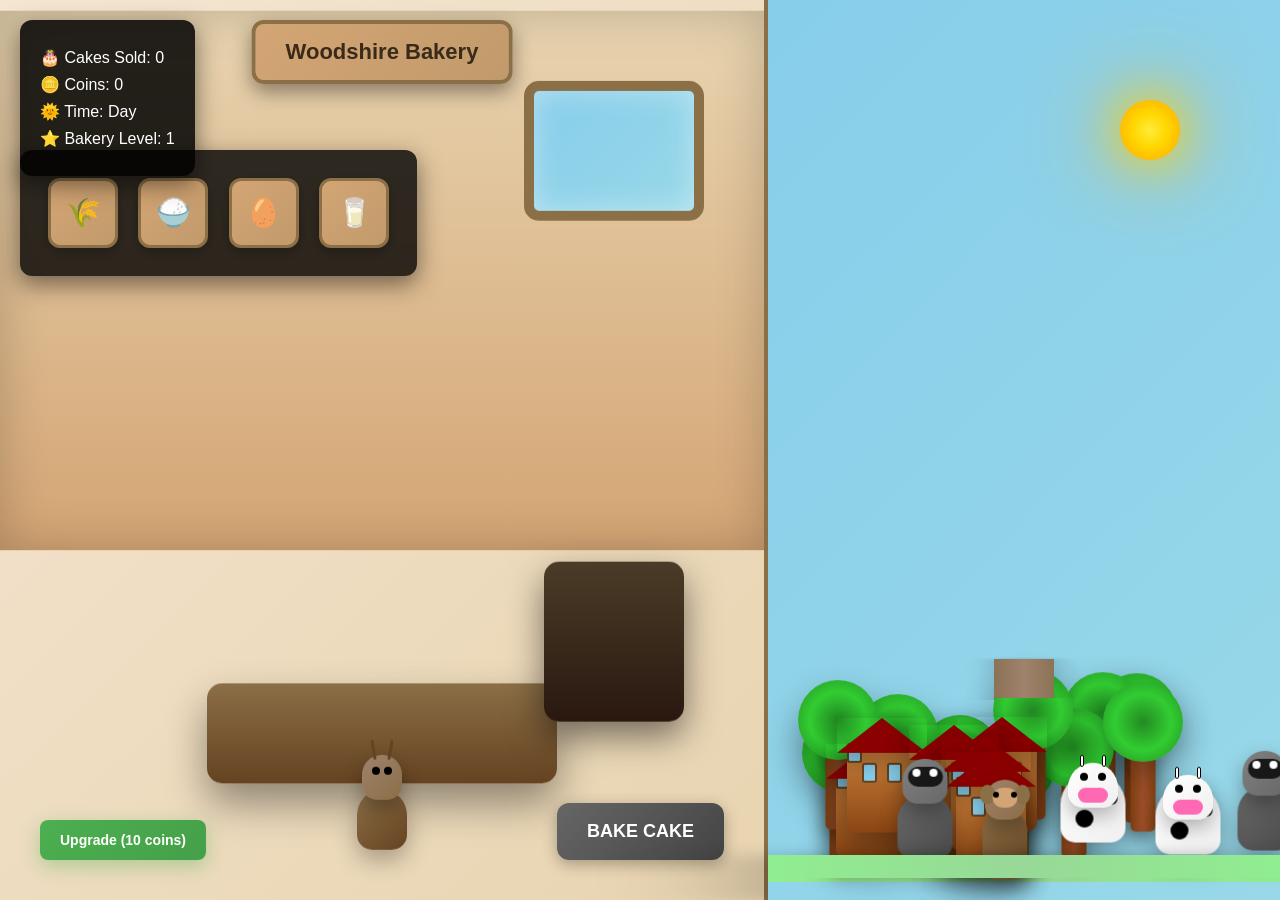
<file: woodshire-bakery-prototype-v4.html>
<!DOCTYPE html>
<html lang="en">
<head>
    <meta charset="UTF-8">
    <meta name="viewport" content="width=device-width, initial-scale=1.0">
    <title>Woodshire Bakery 3D - Prototype v4 (Fixed Cake Clicking)</title>
    <style>
        * {
            margin: 0;
            padding: 0;
            box-sizing: border-box;
        }

        body {
            font-family: 'Segoe UI', Tahoma, Geneva, Verdana, sans-serif;
            background: linear-gradient(135deg, #667eea 0%, #764ba2 100%);
            overflow: hidden;
            perspective: 1500px;
        }

        .game-container {
            display: flex;
            width: 100vw;
            height: 100vh;
            position: relative;
        }

        .bakery {
            width: 60%;
            position: relative;
            background: linear-gradient(135deg, #f5e6d3 0%, #e8d4b0 100%);
            border-right: 4px solid #8b6f47;
            overflow: hidden;
            transform-style: preserve-3d;
        }

        /* Dynamic sky gradient */
        .village {
            width: 40%;
            position: relative;
            background: linear-gradient(135deg, #87ceeb 0%, #98d8e8 100%);
            transition: background 15s ease-in-out;
            transform-style: preserve-3d;
        }

        .village.night {
            background: linear-gradient(135deg, #1a1a2e 0%, #16213e 50%, #0f3460 100%);
        }

        /* Sun and Moon */
        .celestial-body {
            position: fixed;
            border-radius: 50%;
            transition: all 15s ease-in-out;
            z-index: 1000;
            pointer-events: none;
        }

        .sun {
            width: 60px;
            height: 60px;
            background: radial-gradient(circle, #ffeb3b 0%, #ffd700 40%, #ffa500 100%);
            box-shadow: 0 0 50px #ffd700, 0 0 100px #ffa500;
            top: 100px;
            right: 100px;
        }

        .moon {
            width: 50px;
            height: 50px;
            background: radial-gradient(circle, #f0f0f0 0%, #d0d0d0 50%, #a0a0a0 100%);
            box-shadow: 0 0 30px #f0f0f0, 0 0 60px #d0d0d0;
            top: 100px;
            right: 100px;
            opacity: 0;
            transform: translateY(200px) scale(0.8);
        }

        .sun.setting {
            top: 300px;
            right: 200px;
            opacity: 0;
            transform: scale(0.6);
        }

        .moon.rising {
            opacity: 1;
            transform: translateY(0) scale(1);
        }

        .moon.setting {
            top: 300px;
            right: 50px;
            opacity: 0;
            transform: scale(0.6);
        }

        .sun.rising {
            opacity: 1;
            transform: translateY(0) scale(1);
        }

        /* 3D Bakery Environment */
        .bakery-3d {
            position: absolute;
            width: 100%;
            height: 100%;
            transform-style: preserve-3d;
            transform: rotateX(2deg);
        }

        .bakery-floor {
            position: absolute;
            bottom: 0;
            left: 0;
            width: 100%;
            height: 40%;
            background: linear-gradient(90deg, #d4a574 0%, #c19a6b 50%, #d4a574 100%);
            transform: rotateX(90deg) translateZ(-200px);
            box-shadow: 0 0 100px rgba(0,0,0,0.3);
        }

        .bakery-wall {
            position: absolute;
            top: 0;
            left: 0;
            width: 100%;
            height: 60%;
            background: linear-gradient(180deg, #e8d4b0 0%, #d4a574 100%);
            transform: translateZ(-300px);
            box-shadow: inset 0 0 50px rgba(0,0,0,0.2);
        }

        .counter-3d {
            position: absolute;
            bottom: 120px;
            left: 50%;
            transform: translateX(-50%) translateZ(-100px);
            width: 350px;
            height: 100px;
            background: linear-gradient(180deg, #8b6f47 0%, #654321 100%);
            border-radius: 15px;
            box-shadow: 0 20px 40px rgba(0,0,0,0.4);
            pointer-events: none;
        }

        .oven-3d {
            position: absolute;
            bottom: 180px;
            right: 80px;
            width: 140px;
            height: 160px;
            background: linear-gradient(180deg, #4a3c28 0%, #2a1810 100%);
            border-radius: 15px;
            box-shadow: 0 15px 35px rgba(0,0,0,0.5);
            transform: translateZ(-50px);
            transition: all 0.3s;
            cursor: pointer;
        }

        .oven-3d:hover {
            transform: translateZ(-50px) scale(1.05);
            box-shadow: 0 20px 45px rgba(0,0,0,0.6);
        }

        .oven-3d.baking {
            animation: bake-glow 2s ease-in-out;
        }

        @keyframes bake-glow {
            0%, 100% { 
                background: linear-gradient(180deg, #4a3c28 0%, #2a1810 100%);
                box-shadow: 0 15px 35px rgba(0,0,0,0.5);
            }
            50% { 
                background: linear-gradient(180deg, #ff6b6b 0%, #ff4444 100%);
                box-shadow: 0 15px 60px rgba(255, 107, 107, 0.8);
            }
        }

        .window-3d {
            position: absolute;
            top: 80px;
            right: 60px;
            width: 180px;
            height: 140px;
            background: linear-gradient(135deg, #87ceeb 0%, #98d8e8 100%);
            border: 10px solid #8b6f47;
            border-radius: 15px;
            transform: translateZ(-20px);
            box-shadow: inset 0 0 30px rgba(255,255,255,0.4);
        }

        /* 3D Village Environment */
        .village-3d {
            position: absolute;
            width: 100%;
            height: 100%;
            transform-style: preserve-3d;
            transform: rotateX(5deg);
        }

        .village-ground {
            position: absolute;
            bottom: 0;
            left: 0;
            width: 100%;
            height: 60%;
            background: linear-gradient(90deg, #90ee90 0%, #98d898 50%, #90ee90 100%);
            transform: rotateX(90deg) translateZ(-250px);
            box-shadow: 0 0 150px rgba(0,0,0,0.3);
        }

        .village-path {
            position: absolute;
            bottom: 0;
            left: 50%;
            transform: translateX(-50%) rotateX(90deg) translateZ(-249px);
            width: 60px;
            height: 100%;
            background: linear-gradient(90deg, #8b7355 0%, #a0826d 50%, #8b7355 100%);
            box-shadow: 0 0 30px rgba(0,0,0,0.2);
        }

        /* 3D Animals - Main Focus */
        .animal-3d {
            position: absolute;
            transform-style: preserve-3d;
            transition: all 0.4s ease;
            cursor: pointer;
        }

        .animal-3d:hover {
            transform: scale(1.1) rotateY(10deg);
        }

        /* Fox 3D */
        .fox-3d {
            width: 80px;
            height: 100px;
        }

        .fox-body {
            position: absolute;
            bottom: 0;
            left: 50%;
            transform: translateX(-50%);
            width: 60px;
            height: 70px;
            background: linear-gradient(135deg, #ff6b35 0%, #d2691e 100%);
            border-radius: 30px 30px 20px 20px;
            box-shadow: 0 10px 25px rgba(0,0,0,0.3);
        }

        .fox-head {
            position: absolute;
            bottom: 60px;
            left: 50%;
            transform: translateX(-50%);
            width: 50px;
            height: 50px;
            background: linear-gradient(135deg, #ff8c69 0%, #ff6b35 100%);
            border-radius: 25px 25px 20px 20px;
            box-shadow: 0 8px 20px rgba(0,0,0,0.3);
        }

        .fox-ear {
            position: absolute;
            top: -10px;
            width: 0;
            height: 0;
            border-left: 8px solid transparent;
            border-right: 8px solid transparent;
            border-bottom: 20px solid #ff6b35;
        }

        .fox-ear.left { left: 8px; transform: rotate(-15deg); }
        .fox-ear.right { right: 8px; transform: rotate(15deg); }

        .fox-eye {
            position: absolute;
            top: 15px;
            width: 10px;
            height: 10px;
            background: #000;
            border-radius: 50%;
            box-shadow: 0 2px 5px rgba(0,0,0,0.5);
        }

        .fox-eye.left { left: 12px; }
        .fox-eye.right { right: 12px; }

        .fox-nose {
            position: absolute;
            top: 28px;
            left: 50%;
            transform: translateX(-50%);
            width: 8px;
            height: 6px;
            background: #000;
            border-radius: 50%;
        }

        .fox-tail {
            position: absolute;
            bottom: 10px;
            right: -15px;
            width: 40px;
            height: 60px;
            background: linear-gradient(135deg, #ff8c69 0%, #ff6b35 100%);
            border-radius: 20px;
            transform: rotate(25deg);
            box-shadow: 0 5px 15px rgba(0,0,0,0.3);
            transition: all 0.3s;
        }

        .fox-3d.happy .fox-tail {
            animation: wag-tail 0.5s ease-in-out infinite;
        }

        @keyframes wag-tail {
            0%, 100% { transform: rotate(25deg); }
            50% { transform: rotate(35deg); }
        }

        /* Deer 3D */
        .deer-3d {
            width: 70px;
            height: 90px;
        }

        .deer-body {
            position: absolute;
            bottom: 0;
            left: 50%;
            transform: translateX(-50%);
            width: 50px;
            height: 60px;
            background: linear-gradient(135deg, #8b6f47 0%, #654321 100%);
            border-radius: 25px 25px 15px 15px;
            box-shadow: 0 10px 25px rgba(0,0,0,0.3);
        }

        .deer-head {
            position: absolute;
            bottom: 50px;
            left: 50%;
            transform: translateX(-50%);
            width: 40px;
            height: 45px;
            background: linear-gradient(135deg, #a0826d 0%, #8b6f47 100%);
            border-radius: 20px 20px 15px 15px;
            box-shadow: 0 8px 20px rgba(0,0,0,0.3);
        }

        .deer-antler {
            position: absolute;
            top: -15px;
            width: 3px;
            height: 20px;
            background: #654321;
            border-radius: 2px;
        }

        .deer-antler.left { left: 10px; transform: rotate(-10deg); }
        .deer-antler.right { right: 10px; transform: rotate(10deg); }

        .deer-eye {
            position: absolute;
            top: 12px;
            width: 8px;
            height: 8px;
            background: #000;
            border-radius: 50%;
        }

        .deer-eye.left { left: 10px; }
        .deer-eye.right { right: 10px; }

        /* Raccoon 3D */
        .raccoon-3d {
            width: 75px;
            height: 85px;
        }

        .raccoon-body {
            position: absolute;
            bottom: 0;
            left: 50%;
            transform: translateX(-50%);
            width: 55px;
            height: 65px;
            background: linear-gradient(135deg, #696969 0%, #4a4a4a 100%);
            border-radius: 27px 27px 15px 15px;
            box-shadow: 0 10px 25px rgba(0,0,0,0.3);
        }

        .raccoon-head {
            position: absolute;
            bottom: 55px;
            left: 50%;
            transform: translateX(-50%);
            width: 45px;
            height: 45px;
            background: linear-gradient(135deg, #808080 0%, #696969 100%);
            border-radius: 22px 22px 15px 15px;
            box-shadow: 0 8px 20px rgba(0,0,0,0.3);
        }

        .raccoon-mask {
            position: absolute;
            top: 8px;
            left: 50%;
            transform: translateX(-50%);
            width: 35px;
            height: 20px;
            background: #000;
            border-radius: 10px;
            opacity: 0.8;
        }

        .raccoon-eye {
            position: absolute;
            top: 10px;
            width: 8px;
            height: 8px;
            background: #fff;
            border-radius: 50%;
            z-index: 1;
        }

        .raccoon-eye.left { left: 10px; }
        .raccoon-eye.right { right: 10px; }

        /* Monkey 3D */
        .monkey-3d {
            width: 65px;
            height: 95px;
        }

        .monkey-body {
            position: absolute;
            bottom: 0;
            left: 50%;
            transform: translateX(-50%);
            width: 45px;
            height: 70px;
            background: linear-gradient(135deg, #8b6f47 0%, #654321 100%);
            border-radius: 22px 22px 15px 15px;
            box-shadow: 0 10px 25px rgba(0,0,0,0.3);
        }

        .monkey-head {
            position: absolute;
            bottom: 60px;
            left: 50%;
            transform: translateX(-50%);
            width: 40px;
            height: 40px;
            background: linear-gradient(135deg, #a0826d 0%, #8b6f47 100%);
            border-radius: 20px 20px 15px 15px;
            box-shadow: 0 8px 20px rgba(0,0,0,0.3);
        }

        .monkey-ear {
            position: absolute;
            top: 5px;
            width: 15px;
            height: 20px;
            background: #8b6f47;
            border-radius: 50%;
        }

        .monkey-ear.left { left: -5px; }
        .monkey-ear.right { right: -5px; }

        .monkey-face {
            position: absolute;
            top: 8px;
            left: 50%;
            transform: translateX(-50%);
            width: 25px;
            height: 20px;
            background: #d4a574;
            border-radius: 10px;
        }

        .monkey-eye {
            position: absolute;
            top: 12px;
            width: 6px;
            height: 6px;
            background: #000;
            border-radius: 50%;
        }

        .monkey-eye.left { left: 8px; }
        .monkey-eye.right { right: 8px; }

        /* Cow 3D */
        .cow-3d {
            width: 85px;
            height: 95px;
        }

        .cow-body {
            position: absolute;
            bottom: 0;
            left: 50%;
            transform: translateX(-50%);
            width: 65px;
            height: 70px;
            background: linear-gradient(135deg, #ffffff 0%, #f0f0f0 100%);
            border-radius: 32px 32px 15px 15px;
            box-shadow: 0 10px 25px rgba(0,0,0,0.3);
            position: relative;
            overflow: hidden;
        }

        .cow-spot {
            position: absolute;
            background: #000;
            border-radius: 50%;
        }

        .cow-spot:nth-child(1) { top: 10px; left: 10px; width: 15px; height: 15px; }
        .cow-spot:nth-child(2) { top: 20px; right: 8px; width: 12px; height: 12px; }
        .cow-spot:nth-child(3) { bottom: 15px; left: 15px; width: 18px; height: 18px; }

        .cow-head {
            position: absolute;
            bottom: 60px;
            left: 50%;
            transform: translateX(-50%);
            width: 50px;
            height: 45px;
            background: linear-gradient(135deg, #ffffff 0%, #f0f0f0 100%);
            border-radius: 25px 25px 15px 15px;
            box-shadow: 0 8px 20px rgba(0,0,0,0.3);
        }

        .cow-horn {
            position: absolute;
            top: -8px;
            width: 4px;
            height: 12px;
            background: #fff;
            border: 1px solid #000;
            border-radius: 2px;
        }

        .cow-horn.left { left: 12px; }
        .cow-horn.right { right: 12px; }

        .cow-muzzle {
            position: absolute;
            bottom: 5px;
            left: 50%;
            transform: translateX(-50%);
            width: 30px;
            height: 15px;
            background: #ff69b4;
            border-radius: 15px;
        }

        .cow-eye {
            position: absolute;
            top: 10px;
            width: 8px;
            height: 8px;
            background: #000;
            border-radius: 50%;
        }

        .cow-eye.left { left: 12px; }
        .cow-eye.right { right: 12px; }

        /* 3D Trees */
        .tree-3d {
            position: absolute;
            transform-style: preserve-3d;
        }

        .tree-trunk {
            position: absolute;
            bottom: 0;
            left: 50%;
            transform: translateX(-50%);
            width: 25px;
            height: 80px;
            background: linear-gradient(90deg, #8b4513 0%, #a0522d 50%, #8b4513 100%);
            border-radius: 5px;
            box-shadow: 0 8px 20px rgba(0,0,0,0.4);
        }

        .tree-leaves {
            position: absolute;
            bottom: 70px;
            left: 50%;
            transform: translateX(-50%);
            width: 80px;
            height: 80px;
            background: radial-gradient(circle, #228b22 0%, #32cd32 50%, #228b22 100%);
            border-radius: 50%;
            box-shadow: 0 15px 35px rgba(0,0,0,0.3);
        }

        /* 3D Buildings */
        .building-3d {
            position: absolute;
            transform-style: preserve-3d;
        }

        .building-base {
            position: absolute;
            bottom: 0;
            left: 50%;
            transform: translateX(-50%);
            width: 70px;
            height: 90px;
            background: linear-gradient(180deg, #cd853f 0%, #8b4513 100%);
            border-radius: 10px;
            box-shadow: 0 15px 35px rgba(0,0,0,0.4);
        }

        .building-roof {
            position: absolute;
            bottom: 80px;
            left: 50%;
            transform: translateX(-50%);
            width: 0;
            height: 0;
            border-left: 45px solid transparent;
            border-right: 45px solid transparent;
            border-bottom: 35px solid #8b0000;
            box-shadow: 0 8px 25px rgba(0,0,0,0.3);
        }

        .building-window {
            position: absolute;
            width: 15px;
            height: 20px;
            background: #87ceeb;
            border: 2px solid #654321;
            border-radius: 3px;
        }

        .building-window:nth-child(3) { top: 20px; left: 15px; }
        .building-window:nth-child(4) { top: 20px; right: 15px; }
        .building-window:nth-child(5) { top: 50px; left: 15px; }
        .building-window:nth-child(6) { top: 50px; right: 15px; }

        /* 3D Cakes */
        .cake-3d {
            position: absolute;
            width: 70px;
            height: 50px;
            transform-style: preserve-3d;
            transition: all 0.3s;
            cursor: pointer;
            pointer-events: auto;
            z-index: 1000;
        }

        .cake-3d:hover {
            transform: scale(1.1) rotateY(15deg);
        }

        .cake-base {
            position: absolute;
            bottom: 0;
            left: 50%;
            transform: translateX(-50%);
            width: 60px;
            height: 25px;
            background: linear-gradient(180deg, #ffeb3b 0%, #f9a825 100%);
            border-radius: 30px 30px 5px 5px;
            box-shadow: 0 5px 15px rgba(0,0,0,0.3);
        }

        .cake-frosting {
            position: absolute;
            bottom: 20px;
            left: 50%;
            transform: translateX(-50%);
            width: 65px;
            height: 15px;
            background: linear-gradient(180deg, #ff69b4 0%, #ff1493 100%);
            border-radius: 50%;
            box-shadow: 0 3px 10px rgba(0,0,0,0.2);
        }

        .cake-cherry {
            position: absolute;
            bottom: 35px;
            left: 50%;
            transform: translateX(-50%);
            width: 15px;
            height: 15px;
            background: radial-gradient(circle, #ff0000 0%, #8b0000 100%);
            border-radius: 50%;
            box-shadow: 0 3px 10px rgba(0,0,0,0.3);
        }

        /* UI Elements */
        .bakery-sign {
            position: absolute;
            top: 20px;
            left: 50%;
            transform: translateX(-50%);
            background: linear-gradient(135deg, #d4a574 0%, #c19a6b 100%);
            padding: 15px 30px;
            border-radius: 12px;
            border: 4px solid #8b6f47;
            font-weight: bold;
            font-size: 22px;
            color: #3a2a1a;
            box-shadow: 0 8px 20px rgba(0,0,0,0.4);
            z-index: 100;
            text-align: center;
        }

        .ui {
            position: absolute;
            top: 20px;
            left: 20px;
            background: rgba(0,0,0,0.85);
            color: white;
            padding: 20px;
            border-radius: 12px;
            z-index: 200;
            box-shadow: 0 8px 25px rgba(0,0,0,0.5);
        }

        .stat {
            margin: 8px 0;
            font-size: 16px;
            font-weight: 500;
        }

        .ingredients-panel {
            position: absolute;
            top: 150px;
            left: 20px;
            background: rgba(0,0,0,0.8);
            padding: 20px;
            border-radius: 12px;
            z-index: 100;
            box-shadow: 0 8px 25px rgba(0,0,0,0.5);
        }

        .ingredient-btn {
            display: inline-block;
            width: 70px;
            height: 70px;
            margin: 8px;
            background: linear-gradient(135deg, #d4a574 0%, #c19a6b 100%);
            border: 3px solid #8b6f47;
            border-radius: 12px;
            cursor: pointer;
            transition: all 0.3s;
            font-size: 28px;
            text-align: center;
            line-height: 64px;
            box-shadow: 0 4px 12px rgba(0,0,0,0.3);
        }

        .ingredient-btn:hover {
            transform: scale(1.1) translateY(-2px);
            box-shadow: 0 6px 18px rgba(0,0,0,0.4);
        }

        .ingredient-btn.selected {
            background: linear-gradient(135deg, #ff6b6b 0%, #ff4444 100%);
            transform: scale(1.15);
            box-shadow: 0 8px 25px rgba(255, 107, 107, 0.5);
        }

        .bake-btn {
            position: absolute;
            bottom: 40px;
            right: 40px;
            background: linear-gradient(135deg, #ff6b6b 0%, #ff4444 100%);
            color: white;
            border: none;
            padding: 18px 30px;
            border-radius: 12px;
            cursor: pointer;
            font-size: 18px;
            font-weight: bold;
            transition: all 0.3s;
            z-index: 100;
            box-shadow: 0 8px 25px rgba(255, 107, 107, 0.4);
        }

        .bake-btn:hover {
            transform: scale(1.05) translateY(-2px);
            box-shadow: 0 12px 35px rgba(255, 107, 107, 0.6);
        }

        .bake-btn:disabled {
            background: linear-gradient(135deg, #666 0%, #444 100%);
            cursor: not-allowed;
            transform: scale(1);
            box-shadow: 0 4px 15px rgba(0,0,0,0.3);
        }

        .upgrade-btn {
            position: absolute;
            bottom: 40px;
            left: 40px;
            background: linear-gradient(135deg, #4caf50 0%, #45a049 100%);
            color: white;
            border: none;
            padding: 12px 20px;
            border-radius: 8px;
            cursor: pointer;
            font-size: 14px;
            font-weight: bold;
            transition: all 0.3s;
            z-index: 100;
            box-shadow: 0 6px 20px rgba(76, 175, 80, 0.4);
        }

        .upgrade-btn:hover {
            transform: scale(1.05) translateY(-1px);
            box-shadow: 0 8px 25px rgba(76, 175, 80, 0.6);
        }

        .upgrade-btn:disabled {
            background: linear-gradient(135deg, #666 0%, #444 100%);
            cursor: not-allowed;
            transform: scale(1);
            box-shadow: 0 4px 15px rgba(0,0,0,0.3);
        }

        .plot-twist-overlay {
            position: fixed;
            top: 0;
            left: 0;
            width: 100vw;
            height: 100vh;
            background: rgba(0,0,0,0.95);
            display: none;
            align-items: center;
            justify-content: center;
            z-index: 1000;
        }

        .plot-twist-overlay.active {
            display: flex;
        }

        .plot-twist-content {
            text-align: center;
            color: white;
            font-size: 28px;
            max-width: 700px;
            animation: fadeIn 2s ease;
            line-height: 1.4;
        }

        @keyframes fadeIn {
            from { opacity: 0; transform: scale(0.9); }
            to { opacity: 1; transform: scale(1); }
        }

        .notification {
            position: absolute;
            top: 50%;
            left: 50%;
            transform: translate(-50%, -50%);
            background: rgba(0,0,0,0.9);
            color: white;
            padding: 25px;
            border-radius: 12px;
            font-size: 18px;
            font-weight: 500;
            z-index: 300;
            opacity: 0;
            transition: all 0.3s;
            pointer-events: none;
            box-shadow: 0 10px 30px rgba(0,0,0,0.5);
        }

        .notification.show {
            opacity: 1;
            transform: translate(-50%, -50%) scale(1.05);
        }

        /* Chaos Animations */
        .animal-3d.chaotic {
            animation: float-animal 4s ease-in-out infinite;
        }

        @keyframes float-animal {
            0%, 100% { transform: translateY(0) rotate(0deg); }
            25% { transform: translateY(-30px) rotate(5deg); }
            75% { transform: translateY(-20px) rotate(-5deg); }
        }

        .animal-3d.dancing {
            animation: dance-animal 1.5s ease-in-out infinite;
        }

        @keyframes dance-animal {
            0%, 100% { transform: rotate(0deg) scaleX(1); }
            25% { transform: rotate(-10deg) scaleX(0.9); }
            75% { transform: rotate(10deg) scaleX(1.1); }
        }

        .tree-3d.chaotic {
            animation: shake-tree 2s ease-in-out infinite;
        }

        @keyframes shake-tree {
            0%, 100% { transform: rotate(0deg); }
            25% { transform: rotate(2deg); }
            75% { transform: rotate(-2deg); }
        }

        .building-3d.chaotic {
            animation: wobble-building 3s ease-in-out infinite;
        }

        @keyframes wobble-building {
            0%, 100% { transform: rotate(0deg) translateY(0); }
            50% { transform: rotate(1deg) translateY(-5px); }
        }
    </style>
</head>
<body>
    <div class="game-container">
        <div class="bakery">
            <div class="bakery-sign">Woodshire Bakery</div>
            <div class="bakery-3d">
                <div class="bakery-floor"></div>
                <div class="bakery-wall"></div>
                <div class="counter-3d" id="counter"></div>
                <div class="oven-3d" id="oven"></div>
                <div class="window-3d"></div>
                <div class="customer-3d fox-3d" id="customer">
                    <div class="fox-body"></div>
                    <div class="fox-head">
                        <div class="fox-ear left"></div>
                        <div class="fox-ear right"></div>
                        <div class="fox-eye left"></div>
                        <div class="fox-eye right"></div>
                        <div class="fox-nose"></div>
                    </div>
                    <div class="fox-tail"></div>
                </div>
            </div>
            <div class="ingredients-panel">
                <div class="ingredient-btn" data-ingredient="flour">🌾</div>
                <div class="ingredient-btn" data-ingredient="sugar">🍚</div>
                <div class="ingredient-btn" data-ingredient="eggs">🥚</div>
                <div class="ingredient-btn" data-ingredient="milk">🥛</div>
            </div>
            <button class="bake-btn" id="bakeBtn" disabled>BAKE CAKE</button>
            <button class="upgrade-btn" id="upgradeBtn">Upgrade (10 coins)</button>
        </div>
        <div class="village day" id="village">
            <div class="celestial-body sun" id="sun"></div>
            <div class="celestial-body moon" id="moon"></div>
            <div class="village-3d">
                <div class="village-ground"></div>
                <div class="village-path"></div>
            </div>
        </div>
    </div>

    <div class="ui">
        <div class="stat">🎂 Cakes Sold: <span id="cakeCount">0</span></div>
        <div class="stat">🪙 Coins: <span id="coins">0</span></div>
        <div class="stat">🌞 Time: <span id="timeOfDay">Day</span></div>
        <div class="stat">⭐ Bakery Level: <span id="bakeryLevel">1</span></div>
    </div>

    <div class="notification" id="notification"></div>

    <div class="plot-twist-overlay" id="plotTwistOverlay">
        <div class="plot-twist-content">
            <h2>🎭 You were so busy baking...</h2>
            <p>you never looked outside.</p>
            <p style="margin-top: 25px; font-size: 18px;">Click to continue the chaos...</p>
        </div>
    </div>

    <script>
        class WoodshireBakery3D {
            constructor() {
                this.cakesSold = 0;
                this.coins = 0;
                this.bakeryLevel = 1;
                this.isDay = true;
                this.selectedIngredients = [];
                this.isBaking = false;
                this.currentCustomer = null;
                this.customerPatience = 100;
                this.plotTwistTriggered = false;
                this.bakingSpeed = 2000;
                this.ingredientMultiplier = 1;
                this.chaosLevel = 0;
                
                this.cakes3D = [];
                this.villagers3D = [];
                this.trees3D = [];
                this.buildings3Ds = [];
                
                this.animalTypes = ['fox', 'deer', 'raccoon', 'monkey', 'cow'];
                
                this.init();
            }

            init() {
                this.createVillageEnvironment();
                this.setupEventListeners();
                this.startGameLoop();
                this.spawnCustomer();
                this.startDayNightCycle();
                this.spawnVillagers();
            }

            createVillageEnvironment() {
                const village3D = document.querySelector('.village-3d');
                
                // Create trees
                for (let i = 0; i < 10; i++) {
                    const tree = this.createTree3D();
                    const x = Math.random() * 80 + 10;
                    const z = Math.random() * 60 + 20;
                    tree.style.left = x + '%';
                    tree.style.bottom = z + 'px';
                    village3D.appendChild(tree);
                    this.trees3D.push(tree);
                }
                
                // Create buildings
                for (let i = 0; i < 8; i++) {
                    const building = this.createBuilding3D();
                    const x = Math.random() * 70 + 15;
                    const z = Math.random() * 50 + 25;
                    building.style.left = x + '%';
                    building.style.bottom = z + 'px';
                    village3D.appendChild(building);
                    this.buildings3Ds.push(building);
                }
            }

            createTree3D() {
                const tree = document.createElement('div');
                tree.className = 'tree-3d';
                tree.innerHTML = `
                    <div class="tree-trunk"></div>
                    <div class="tree-leaves"></div>
                `;
                return tree;
            }

            createBuilding3D() {
                const building = document.createElement('div');
                building.className = 'building-3d';
                building.innerHTML = `
                    <div class="building-base">
                        <div class="building-window"></div>
                        <div class="building-window"></div>
                        <div class="building-window"></div>
                        <div class="building-window"></div>
                    </div>
                    <div class="building-roof"></div>
                `;
                return building;
            }

            createAnimal3D(type, x, z) {
                const animal = document.createElement('div');
                animal.className = `animal-3d ${type}-3d`;
                
                let animalHTML = '';
                switch(type) {
                    case 'fox':
                        animalHTML = `
                            <div class="fox-body"></div>
                            <div class="fox-head">
                                <div class="fox-ear left"></div>
                                <div class="fox-ear right"></div>
                                <div class="fox-eye left"></div>
                                <div class="fox-eye right"></div>
                                <div class="fox-nose"></div>
                            </div>
                            <div class="fox-tail"></div>
                        `;
                        break;
                    case 'deer':
                        animalHTML = `
                            <div class="deer-body"></div>
                            <div class="deer-head">
                                <div class="deer-antler left"></div>
                                <div class="deer-antler right"></div>
                                <div class="deer-eye left"></div>
                                <div class="deer-eye right"></div>
                            </div>
                        `;
                        break;
                    case 'raccoon':
                        animalHTML = `
                            <div class="raccoon-body"></div>
                            <div class="raccoon-head">
                                <div class="raccoon-mask"></div>
                                <div class="raccoon-eye left"></div>
                                <div class="raccoon-eye right"></div>
                            </div>
                        `;
                        break;
                    case 'monkey':
                        animalHTML = `
                            <div class="monkey-body"></div>
                            <div class="monkey-head">
                                <div class="monkey-ear left"></div>
                                <div class="monkey-ear right"></div>
                                <div class="monkey-face"></div>
                                <div class="monkey-eye left"></div>
                                <div class="monkey-eye right"></div>
                            </div>
                        `;
                        break;
                    case 'cow':
                        animalHTML = `
                            <div class="cow-body">
                                <div class="cow-spot"></div>
                                <div class="cow-spot"></div>
                                <div class="cow-spot"></div>
                            </div>
                            <div class="cow-head">
                                <div class="cow-horn left"></div>
                                <div class="cow-horn right"></div>
                                <div class="cow-muzzle"></div>
                                <div class="cow-eye left"></div>
                                <div class="cow-eye right"></div>
                            </div>
                        `;
                        break;
                }
                
                animal.innerHTML = animalHTML;
                animal.style.left = x + '%';
                animal.style.bottom = z + 'px';
                
                return animal;
            }

            createCake3D() {
                const cake = document.createElement('div');
                cake.className = 'cake-3d';
                cake.innerHTML = `
                    <div class="cake-base"></div>
                    <div class="cake-frosting"></div>
                    <div class="cake-cherry"></div>
                `;
                
                const counter = document.getElementById('counter');
                const x = Math.random() * 200 + 75;
                const z = Math.random() * 40 + 30;
                cake.style.left = x + 'px';
                cake.style.bottom = z + 'px';
                cake.style.position = 'absolute';
                cake.style.cursor = 'pointer';
                cake.style.pointerEvents = 'auto';
                cake.style.zIndex = '1000';
                
                // Add click event with proper event handling
                cake.addEventListener('click', (e) => {
                    e.stopPropagation();
                    e.preventDefault();
                    console.log('Cake clicked!', e.target);
                    this.serveCake(cake);
                });

                // Add visual debugging
                cake.style.border = '2px solid red';
                setTimeout(() => {
                    cake.style.border = 'none';
                }, 2000);

                counter.appendChild(cake);
                this.cakes3D.push(cake);
                
                console.log('Cake created and added to counter');
            }

            spawnCustomer() {
                const customer = document.getElementById('customer');
                const animalType = this.animalTypes[Math.floor(Math.random() * this.animalTypes.length)];
                
                // Replace customer with new animal type
                const newCustomer = this.createAnimal3D(animalType, 50, 50);
                newCustomer.id = 'customer';
                newCustomer.style.position = 'absolute';
                newCustomer.style.left = '50%';
                newCustomer.style.bottom = '50px';
                newCustomer.style.transform = 'translateX(-50%)';
                
                customer.parentNode.replaceChild(newCustomer, customer);
                this.currentCustomer = newCustomer;
                this.customerPatience = this.isDay ? 150 : 100;
            }

            spawnVillagers() {
                const village3D = document.querySelector('.village-3d');
                
                for (let i = 0; i < 12; i++) {
                    setTimeout(() => {
                        const animalType = this.animalTypes[Math.floor(Math.random() * this.animalTypes.length)];
                        const villager = this.createAnimal3D(animalType, 
                            Math.random() * 80 + 10, 
                            Math.random() * 40 + 10
                        );
                        
                        this.villagers3D.push({
                            element: villager,
                            originalPosition: { 
                                x: parseFloat(villager.style.left), 
                                z: parseFloat(villager.style.bottom) 
                            },
                            moveDirection: { 
                                x: (Math.random() - 0.5) * 2, 
                                z: (Math.random() - 0.5) * 2 
                            }
                        });
                        
                        village3D.appendChild(villager);
                        this.animateVillager(villager);
                    }, i * 300);
                }
            }

            animateVillager(villager) {
                const villagerData = this.villagers3D.find(v => v.element === villager);
                if (!villagerData) return;

                const moveInterval = setInterval(() => {
                    if (!villager.parentNode) {
                        clearInterval(moveInterval);
                        return;
                    }
                    
                    const currentLeft = parseFloat(villager.style.left);
                    const currentBottom = parseFloat(villager.style.bottom);
                    
                    let newLeft = currentLeft + villagerData.moveDirection.x * 0.3;
                    let newBottom = currentBottom + villagerData.moveDirection.z * 0.3;
                    
                    // Boundary check
                    if (newLeft < 5 || newLeft > 85) {
                        villagerData.moveDirection.x *= -1;
                        newLeft = currentLeft;
                    }
                    if (newBottom < 10 || newBottom > 50) {
                        villagerData.moveDirection.z *= -1;
                        newBottom = currentBottom;
                    }
                    
                    villager.style.left = newLeft + '%';
                    villager.style.bottom = newBottom + 'px';
                    
                    // Apply chaos effects
                    this.applyChaosEffects(villager);
                }, 50);
            }

            applyChaosEffects(element) {
                // Remove existing chaos classes
                element.classList.remove('chaotic', 'dancing');
                
                if (this.chaosLevel > 1 && Math.random() < this.chaosLevel * 0.15) {
                    element.classList.add('chaotic');
                }
                
                if (this.chaosLevel > 2 && Math.random() < this.chaosLevel * 0.1) {
                    element.classList.add('dancing');
                }
                
                if (this.chaosLevel > 3 && Math.random() < 0.2) {
                    const currentBottom = parseFloat(element.style.bottom);
                    element.style.bottom = (currentBottom + (Math.random() - 0.5) * 20) + 'px';
                }
            }

            setupEventListeners() {
                // Ingredient selection
                document.querySelectorAll('.ingredient-btn').forEach(btn => {
                    btn.addEventListener('click', (e) => {
                        this.selectIngredient(e.target.dataset.ingredient, e.target);
                    });
                });

                // Bake button
                document.getElementById('bakeBtn').addEventListener('click', () => {
                    this.bakeCake();
                });

                // Oven click
                document.getElementById('oven').addEventListener('click', () => {
                    this.bakeCake();
                });

                // Upgrade button
                document.getElementById('upgradeBtn').addEventListener('click', () => {
                    this.upgradeBakery();
                });

                // Plot twist overlay
                document.getElementById('plotTwistOverlay').addEventListener('click', () => {
                    this.closePlotTwist();
                });
            }

            selectIngredient(type, element) {
                if (this.selectedIngredients.length < 2 * this.ingredientMultiplier) {
                    this.selectedIngredients.push(type);
                    element.classList.add('selected');
                    
                    if (this.selectedIngredients.length >= 2 * this.ingredientMultiplier) {
                        this.showNotification('🎉 Ready to bake!');
                        document.getElementById('bakeBtn').disabled = false;
                    }
                }
            }

            bakeCake() {
                if (this.isBaking) return;
                if (this.selectedIngredients.length < 2 * this.ingredientMultiplier) {
                    this.showNotification('❌ Need more ingredients!');
                    return;
                }

                this.isBaking = true;
                const bakeBtn = document.getElementById('bakeBtn');
                const oven = document.getElementById('oven');
                bakeBtn.disabled = true;
                bakeBtn.textContent = '🔥 BAKING...';
                oven.classList.add('baking');

                setTimeout(() => {
                    this.createCake3D();
                    this.isBaking = false;
                    this.selectedIngredients = [];
                    document.querySelectorAll('.ingredient-btn').forEach(btn => btn.classList.remove('selected'));
                    bakeBtn.textContent = 'BAKE CAKE';
                    oven.classList.remove('baking');
                    this.showNotification('🎂 Cake ready! Click to serve.');
                }, this.bakingSpeed);
            }

            serveCake(cake) {
                if (!this.currentCustomer) return;

                const satisfaction = this.isDay ? 0.8 : 0.5;
                const tip = Math.random() < satisfaction ? 3 : 1;
                
                this.coins += 2 + tip;
                this.cakesSold++;
                
                // Remove cake
                const index = this.cakes3D.indexOf(cake);
                if (index > -1) {
                    this.cakes3D.splice(index, 1);
                }
                cake.remove();
                
                // Customer happy animation
                this.currentCustomer.classList.add('happy');
                
                setTimeout(() => {
                    this.currentCustomer.classList.remove('happy');
                    this.spawnCustomer();
                }, 800);

                this.updateUI();
                this.checkPlotTwist();
                this.increaseChaos();
            }

            increaseChaos() {
                if (this.cakesSold > 100) {
                    this.chaosLevel = 1;
                }
                if (this.cakesSold > 300) {
                    this.chaosLevel = 2;
                }
                if (this.cakesSold > 500) {
                    this.chaosLevel = 3;
                }
                if (this.cakesSold > 800) {
                    this.chaosLevel = 4;
                }

                // Apply chaos to environment
                this.applyEnvironmentChaos();
            }

            applyEnvironmentChaos() {
                // Apply chaos to trees
                this.trees3D.forEach(tree => {
                    this.applyChaosEffects(tree);
                });
                
                // Apply chaos to buildings
                this.buildings3Ds.forEach(building => {
                    this.applyChaosEffects(building);
                });
            }

            checkPlotTwist() {
                if (this.cakesSold >= 1000 && !this.plotTwistTriggered) {
                    this.triggerPlotTwist();
                }
            }

            triggerPlotTwist() {
                this.plotTwistTriggered = true;
                this.chaosLevel = 10;
                
                const overlay = document.getElementById('plotTwistOverlay');
                overlay.classList.add('active');
                
                // Apply maximum chaos to everything
                this.villagers3D.forEach(villagerData => {
                    villagerData.element.classList.add('chaotic', 'dancing');
                    villagerData.element.style.transform = `translateY(${Math.random() * 60}px) rotate(${Math.random() * 360}deg) scale(${0.8 + Math.random() * 0.4})`;
                });
                
                this.trees3D.forEach(tree => {
                    tree.classList.add('chaotic');
                    tree.style.transform = `translateY(${Math.random() * 40}px) rotate(${Math.random() * 30}deg)`;
                });
                
                this.buildings3Ds.forEach(building => {
                    building.classList.add('chaotic');
                    building.style.transform = `translateY(${Math.random() * 50}px) rotate(${Math.random() * 15}deg)`;
                });
            }

            closePlotTwist() {
                const overlay = document.getElementById('plotTwistOverlay');
                overlay.classList.remove('active');
            }

            upgradeBakery() {
                const upgradeCost = this.bakeryLevel * 10;
                if (this.coins >= upgradeCost) {
                    this.coins -= upgradeCost;
                    this.bakeryLevel++;
                    
                    this.bakingSpeed = Math.max(1000, this.bakingSpeed - 200);
                    if (this.bakeryLevel % 2 === 0) {
                        this.ingredientMultiplier++;
                    }
                    
                    this.updateUI();
                    this.showNotification(`⭐ Bakery upgraded to level ${this.bakeryLevel}!`);
                }
            }

            startDayNightCycle() {
                setInterval(() => {
                    this.transitionDayNight();
                }, 30000); // Change every 30 seconds
            }

            transitionDayNight() {
                const village = document.getElementById('village');
                const sun = document.getElementById('sun');
                const moon = document.getElementById('moon');
                
                if (this.isDay) {
                    // Transition to night (sunset)
                    // Phase 1: Blue to orange (0-5s)
                    village.style.background = 'linear-gradient(135deg, #87ceeb 0%, #ff7e5f 50%, #feb47b 100%)';
                    sun.classList.add('setting');
                    
                    // Phase 2: Orange to purple (5-10s)
                    setTimeout(() => {
                        village.style.background = 'linear-gradient(135deg, #ff7e5f 0%, #9b59b6 50%, #8e44ad 100%)';
                    }, 5000);
                    
                    // Phase 3: Purple to black (10-15s)
                    setTimeout(() => {
                        village.style.background = 'linear-gradient(135deg, #9b59b6 0%, #2c3e50 50%, #1a1a2e 100%)';
                        moon.classList.add('rising');
                        sun.classList.remove('setting');
                        sun.classList.add('setting');
                        this.isDay = false;
                        this.updateUI();
                    }, 10000);
                    
                } else {
                    // Transition to day (sunrise)
                    // Phase 1: Black to purple (0-5s)
                    village.style.background = 'linear-gradient(135deg, #1a1a2e 0%, #8e44ad 50%, #9b59b6 100%)';
                    moon.classList.add('setting');
                    
                    // Phase 2: Purple to orange (5-10s)
                    setTimeout(() => {
                        village.style.background = 'linear-gradient(135deg, #9b59b6 0%, #feb47b 50%, #ff7e5f 100%)';
                    }, 5000);
                    
                    // Phase 3: Orange to blue (10-15s)
                    setTimeout(() => {
                        village.style.background = 'linear-gradient(135deg, #ff7e5f 0%, #98d8e8 50%, #87ceeb 100%)';
                        sun.classList.add('rising');
                        moon.classList.remove('rising');
                        moon.classList.remove('setting');
                        this.isDay = true;
                        this.updateUI();
                    }, 10000);
                }
            }

            startGameLoop() {
                setInterval(() => {
                    if (this.currentCustomer && this.customerPatience > 0) {
                        this.customerPatience--;
                        if (this.customerPatience === 0) {
                            this.spawnCustomer();
                        }
                    }
                }, 100);
            }

            updateUI() {
                document.getElementById('cakeCount').textContent = this.cakesSold;
                document.getElementById('coins').textContent = this.coins;
                document.getElementById('timeOfDay').textContent = this.isDay ? '🌞 Day' : '🌙 Night';
                document.getElementById('bakeryLevel').textContent = this.bakeryLevel;
                
                const upgradeBtn = document.getElementById('upgradeBtn');
                const upgradeCost = this.bakeryLevel * 10;
                upgradeBtn.textContent = `Upgrade (${upgradeCost} coins)`;
                upgradeBtn.disabled = this.coins < upgradeCost;
            }

            showNotification(message) {
                const notification = document.getElementById('notification');
                notification.textContent = message;
                notification.classList.add('show');
                
                setTimeout(() => {
                    notification.classList.remove('show');
                }, 2500);
            }
        }

        // Start the game
        const game = new WoodshireBakery3D();
    </script>
</body>
</html>
</file>
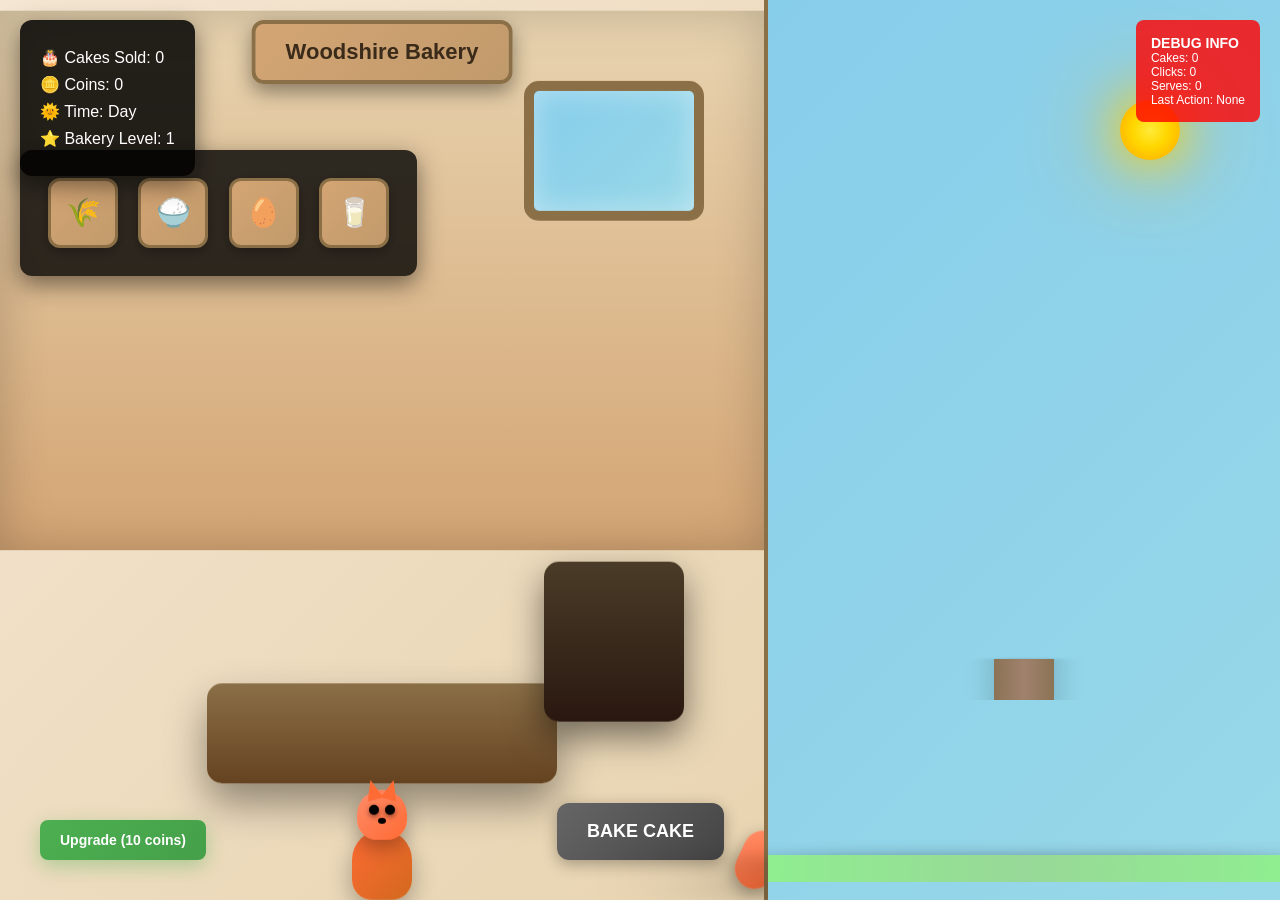
<file: woodshire-bakery-prototype-v5-debug.html>
<!DOCTYPE html>
<html lang="en">
<head>
    <meta charset="UTF-8">
    <meta name="viewport" content="width=device-width, initial-scale=1.0">
    <title>Woodshire Bakery 3D - Prototype v5 (Debug Version)</title>
    <style>
        * {
            margin: 0;
            padding: 0;
            box-sizing: border-box;
        }

        body {
            font-family: 'Segoe UI', Tahoma, Geneva, Verdana, sans-serif;
            background: linear-gradient(135deg, #667eea 0%, #764ba2 100%);
            overflow: hidden;
            perspective: 1500px;
        }

        .game-container {
            display: flex;
            width: 100vw;
            height: 100vh;
            position: relative;
        }

        .bakery {
            width: 60%;
            position: relative;
            background: linear-gradient(135deg, #f5e6d3 0%, #e8d4b0 100%);
            border-right: 4px solid #8b6f47;
            overflow: hidden;
            transform-style: preserve-3d;
        }

        /* Dynamic sky gradient */
        .village {
            width: 40%;
            position: relative;
            background: linear-gradient(135deg, #87ceeb 0%, #98d8e8 100%);
            transition: background 15s ease-in-out;
            transform-style: preserve-3d;
        }

        .village.night {
            background: linear-gradient(135deg, #1a1a2e 0%, #16213e 50%, #0f3460 100%);
        }

        /* Sun and Moon */
        .celestial-body {
            position: fixed;
            border-radius: 50%;
            transition: all 15s ease-in-out;
            z-index: 1000;
            pointer-events: none;
        }

        .sun {
            width: 60px;
            height: 60px;
            background: radial-gradient(circle, #ffeb3b 0%, #ffd700 40%, #ffa500 100%);
            box-shadow: 0 0 50px #ffd700, 0 0 100px #ffa500;
            top: 100px;
            right: 100px;
        }

        .moon {
            width: 50px;
            height: 50px;
            background: radial-gradient(circle, #f0f0f0 0%, #d0d0d0 50%, #a0a0a0 100%);
            box-shadow: 0 0 30px #f0f0f0, 0 0 60px #d0d0d0;
            top: 100px;
            right: 100px;
            opacity: 0;
            transform: translateY(200px) scale(0.8);
        }

        .sun.setting {
            top: 300px;
            right: 200px;
            opacity: 0;
            transform: scale(0.6);
        }

        .moon.rising {
            opacity: 1;
            transform: translateY(0) scale(1);
        }

        .moon.setting {
            top: 300px;
            right: 50px;
            opacity: 0;
            transform: scale(0.6);
        }

        .sun.rising {
            opacity: 1;
            transform: translateY(0) scale(1);
        }

        /* 3D Bakery Environment */
        .bakery-3d {
            position: absolute;
            width: 100%;
            height: 100%;
            transform-style: preserve-3d;
            transform: rotateX(2deg);
        }

        .bakery-floor {
            position: absolute;
            bottom: 0;
            left: 0;
            width: 100%;
            height: 40%;
            background: linear-gradient(90deg, #d4a574 0%, #c19a6b 50%, #d4a574 100%);
            transform: rotateX(90deg) translateZ(-200px);
            box-shadow: 0 0 100px rgba(0,0,0,0.3);
        }

        .bakery-wall {
            position: absolute;
            top: 0;
            left: 0;
            width: 100%;
            height: 60%;
            background: linear-gradient(180deg, #e8d4b0 0%, #d4a574 100%);
            transform: translateZ(-300px);
            box-shadow: inset 0 0 50px rgba(0,0,0,0.2);
        }

        .counter-3d {
            position: absolute;
            bottom: 120px;
            left: 50%;
            transform: translateX(-50%) translateZ(-100px);
            width: 350px;
            height: 100px;
            background: linear-gradient(180deg, #8b6f47 0%, #654321 100%);
            border-radius: 15px;
            box-shadow: 0 20px 40px rgba(0,0,0,0.4);
            /* REMOVED pointer-events: none to test */
        }

        .oven-3d {
            position: absolute;
            bottom: 180px;
            right: 80px;
            width: 140px;
            height: 160px;
            background: linear-gradient(180deg, #4a3c28 0%, #2a1810 100%);
            border-radius: 15px;
            box-shadow: 0 15px 35px rgba(0,0,0,0.5);
            transform: translateZ(-50px);
            transition: all 0.3s;
            cursor: pointer;
        }

        .oven-3d:hover {
            transform: translateZ(-50px) scale(1.05);
            box-shadow: 0 20px 45px rgba(0,0,0,0.6);
        }

        .oven-3d.baking {
            animation: bake-glow 2s ease-in-out;
        }

        @keyframes bake-glow {
            0%, 100% { 
                background: linear-gradient(180deg, #4a3c28 0%, #2a1810 100%);
                box-shadow: 0 15px 35px rgba(0,0,0,0.5);
            }
            50% { 
                background: linear-gradient(180deg, #ff6b6b 0%, #ff4444 100%);
                box-shadow: 0 15px 60px rgba(255, 107, 107, 0.8);
            }
        }

        .window-3d {
            position: absolute;
            top: 80px;
            right: 60px;
            width: 180px;
            height: 140px;
            background: linear-gradient(135deg, #87ceeb 0%, #98d8e8 100%);
            border: 10px solid #8b6f47;
            border-radius: 15px;
            transform: translateZ(-20px);
            box-shadow: inset 0 0 30px rgba(255,255,255,0.4);
        }

        /* 3D Village Environment */
        .village-3d {
            position: absolute;
            width: 100%;
            height: 100%;
            transform-style: preserve-3d;
            transform: rotateX(5deg);
        }

        .village-ground {
            position: absolute;
            bottom: 0;
            left: 0;
            width: 100%;
            height: 60%;
            background: linear-gradient(90deg, #90ee90 0%, #98d898 50%, #90ee90 100%);
            transform: rotateX(90deg) translateZ(-250px);
            box-shadow: 0 0 150px rgba(0,0,0,0.3);
        }

        .village-path {
            position: absolute;
            bottom: 0;
            left: 50%;
            transform: translateX(-50%) rotateX(90deg) translateZ(-249px);
            width: 60px;
            height: 100%;
            background: linear-gradient(90deg, #8b7355 0%, #a0826d 50%, #8b7355 100%);
            box-shadow: 0 0 30px rgba(0,0,0,0.2);
        }

        /* 3D Animals - Main Focus */
        .animal-3d {
            position: absolute;
            transform-style: preserve-3d;
            transition: all 0.4s ease;
            cursor: pointer;
        }

        .animal-3d:hover {
            transform: scale(1.1) rotateY(10deg);
        }

        /* Fox 3D */
        .fox-3d {
            width: 80px;
            height: 100px;
        }

        .fox-body {
            position: absolute;
            bottom: 0;
            left: 50%;
            transform: translateX(-50%);
            width: 60px;
            height: 70px;
            background: linear-gradient(135deg, #ff6b35 0%, #d2691e 100%);
            border-radius: 30px 30px 20px 20px;
            box-shadow: 0 10px 25px rgba(0,0,0,0.3);
        }

        .fox-head {
            position: absolute;
            bottom: 60px;
            left: 50%;
            transform: translateX(-50%);
            width: 50px;
            height: 50px;
            background: linear-gradient(135deg, #ff8c69 0%, #ff6b35 100%);
            border-radius: 25px 25px 20px 20px;
            box-shadow: 0 8px 20px rgba(0,0,0,0.3);
        }

        .fox-ear {
            position: absolute;
            top: -10px;
            width: 0;
            height: 0;
            border-left: 8px solid transparent;
            border-right: 8px solid transparent;
            border-bottom: 20px solid #ff6b35;
        }

        .fox-ear.left { left: 8px; transform: rotate(-15deg); }
        .fox-ear.right { right: 8px; transform: rotate(15deg); }

        .fox-eye {
            position: absolute;
            top: 15px;
            width: 10px;
            height: 10px;
            background: #000;
            border-radius: 50%;
            box-shadow: 0 2px 5px rgba(0,0,0,0.5);
        }

        .fox-eye.left { left: 12px; }
        .fox-eye.right { right: 12px; }

        .fox-nose {
            position: absolute;
            top: 28px;
            left: 50%;
            transform: translateX(-50%);
            width: 8px;
            height: 6px;
            background: #000;
            border-radius: 50%;
        }

        .fox-tail {
            position: absolute;
            bottom: 10px;
            right: -15px;
            width: 40px;
            height: 60px;
            background: linear-gradient(135deg, #ff8c69 0%, #ff6b35 100%);
            border-radius: 20px;
            transform: rotate(25deg);
            box-shadow: 0 5px 15px rgba(0,0,0,0.3);
            transition: all 0.3s;
        }

        .fox-3d.happy .fox-tail {
            animation: wag-tail 0.5s ease-in-out infinite;
        }

        @keyframes wag-tail {
            0%, 100% { transform: rotate(25deg); }
            50% { transform: rotate(35deg); }
        }

        /* 3D Cakes - DEBUG VERSION */
        .cake-3d {
            position: absolute;
            width: 70px;
            height: 50px;
            transform-style: preserve-3d;
            transition: all 0.3s;
            cursor: pointer;
            pointer-events: auto;
            z-index: 9999;
            background: rgba(255, 0, 0, 0.3); /* DEBUG: Visible background */
            border: 3px solid red; /* DEBUG: Always visible border */
        }

        .cake-3d:hover {
            transform: scale(1.1) rotateY(15deg);
            background: rgba(255, 0, 0, 0.5); /* DEBUG: Hover state */
        }

        .cake-base {
            position: absolute;
            bottom: 0;
            left: 50%;
            transform: translateX(-50%);
            width: 60px;
            height: 25px;
            background: linear-gradient(180deg, #ffeb3b 0%, #f9a825 100%);
            border-radius: 30px 30px 5px 5px;
            box-shadow: 0 5px 15px rgba(0,0,0,0.3);
        }

        .cake-frosting {
            position: absolute;
            bottom: 20px;
            left: 50%;
            transform: translateX(-50%);
            width: 65px;
            height: 15px;
            background: linear-gradient(180deg, #ff69b4 0%, #ff1493 100%);
            border-radius: 50%;
            box-shadow: 0 3px 10px rgba(0,0,0,0.2);
        }

        .cake-cherry {
            position: absolute;
            bottom: 35px;
            left: 50%;
            transform: translateX(-50%);
            width: 15px;
            height: 15px;
            background: radial-gradient(circle, #ff0000 0%, #8b0000 100%);
            border-radius: 50%;
            box-shadow: 0 3px 10px rgba(0,0,0,0.3);
        }

        /* UI Elements */
        .bakery-sign {
            position: absolute;
            top: 20px;
            left: 50%;
            transform: translateX(-50%);
            background: linear-gradient(135deg, #d4a574 0%, #c19a6b 100%);
            padding: 15px 30px;
            border-radius: 12px;
            border: 4px solid #8b6f47;
            font-weight: bold;
            font-size: 22px;
            color: #3a2a1a;
            box-shadow: 0 8px 20px rgba(0,0,0,0.4);
            z-index: 100;
            text-align: center;
        }

        .ui {
            position: absolute;
            top: 20px;
            left: 20px;
            background: rgba(0,0,0,0.85);
            color: white;
            padding: 20px;
            border-radius: 12px;
            z-index: 200;
            box-shadow: 0 8px 25px rgba(0,0,0,0.5);
        }

        .stat {
            margin: 8px 0;
            font-size: 16px;
            font-weight: 500;
        }

        .debug-panel {
            position: absolute;
            top: 20px;
            right: 20px;
            background: rgba(255, 0, 0, 0.8);
            color: white;
            padding: 15px;
            border-radius: 8px;
            z-index: 300;
            font-size: 12px;
            max-width: 200px;
        }

        .ingredients-panel {
            position: absolute;
            top: 150px;
            left: 20px;
            background: rgba(0,0,0,0.8);
            padding: 20px;
            border-radius: 12px;
            z-index: 100;
            box-shadow: 0 8px 25px rgba(0,0,0,0.5);
        }

        .ingredient-btn {
            display: inline-block;
            width: 70px;
            height: 70px;
            margin: 8px;
            background: linear-gradient(135deg, #d4a574 0%, #c19a6b 100%);
            border: 3px solid #8b6f47;
            border-radius: 12px;
            cursor: pointer;
            transition: all 0.3s;
            font-size: 28px;
            text-align: center;
            line-height: 64px;
            box-shadow: 0 4px 12px rgba(0,0,0,0.3);
        }

        .ingredient-btn:hover {
            transform: scale(1.1) translateY(-2px);
            box-shadow: 0 6px 18px rgba(0,0,0,0.4);
        }

        .ingredient-btn.selected {
            background: linear-gradient(135deg, #ff6b6b 0%, #ff4444 100%);
            transform: scale(1.15);
            box-shadow: 0 8px 25px rgba(255, 107, 107, 0.5);
        }

        .bake-btn {
            position: absolute;
            bottom: 40px;
            right: 40px;
            background: linear-gradient(135deg, #ff6b6b 0%, #ff4444 100%);
            color: white;
            border: none;
            padding: 18px 30px;
            border-radius: 12px;
            cursor: pointer;
            font-size: 18px;
            font-weight: bold;
            transition: all 0.3s;
            z-index: 100;
            box-shadow: 0 8px 25px rgba(255, 107, 107, 0.4);
        }

        .bake-btn:hover {
            transform: scale(1.05) translateY(-2px);
            box-shadow: 0 12px 35px rgba(255, 107, 107, 0.6);
        }

        .bake-btn:disabled {
            background: linear-gradient(135deg, #666 0%, #444 100%);
            cursor: not-allowed;
            transform: scale(1);
            box-shadow: 0 4px 15px rgba(0,0,0,0.3);
        }

        .upgrade-btn {
            position: absolute;
            bottom: 40px;
            left: 40px;
            background: linear-gradient(135deg, #4caf50 0%, #45a049 100%);
            color: white;
            border: none;
            padding: 12px 20px;
            border-radius: 8px;
            cursor: pointer;
            font-size: 14px;
            font-weight: bold;
            transition: all 0.3s;
            z-index: 100;
            box-shadow: 0 6px 20px rgba(76, 175, 80, 0.4);
        }

        .upgrade-btn:hover {
            transform: scale(1.05) translateY(-1px);
            box-shadow: 0 8px 25px rgba(76, 175, 80, 0.6);
        }

        .upgrade-btn:disabled {
            background: linear-gradient(135deg, #666 0%, #444 100%);
            cursor: not-allowed;
            transform: scale(1);
            box-shadow: 0 4px 15px rgba(0,0,0,0.3);
        }

        .notification {
            position: absolute;
            top: 50%;
            left: 50%;
            transform: translate(-50%, -50%);
            background: rgba(0,0,0,0.9);
            color: white;
            padding: 25px;
            border-radius: 12px;
            font-size: 18px;
            font-weight: 500;
            z-index: 300;
            opacity: 0;
            transition: all 0.3s;
            pointer-events: none;
            box-shadow: 0 10px 30px rgba(0,0,0,0.5);
        }

        .notification.show {
            opacity: 1;
            transform: translate(-50%, -50%) scale(1.05);
        }

        .plot-twist-overlay {
            position: fixed;
            top: 0;
            left: 0;
            width: 100vw;
            height: 100vh;
            background: rgba(0,0,0,0.95);
            display: none;
            align-items: center;
            justify-content: center;
            z-index: 1000;
        }

        .plot-twist-overlay.active {
            display: flex;
        }

        .plot-twist-content {
            text-align: center;
            color: white;
            font-size: 28px;
            max-width: 700px;
            animation: fadeIn 2s ease;
            line-height: 1.4;
        }

        @keyframes fadeIn {
            from { opacity: 0; transform: scale(0.9); }
            to { opacity: 1; transform: scale(1); }
        }
    </style>
</head>
<body>
    <div class="game-container">
        <div class="bakery">
            <div class="bakery-sign">Woodshire Bakery</div>
            <div class="bakery-3d">
                <div class="bakery-floor"></div>
                <div class="bakery-wall"></div>
                <div class="counter-3d" id="counter"></div>
                <div class="oven-3d" id="oven"></div>
                <div class="window-3d"></div>
                <div class="customer-3d fox-3d" id="customer">
                    <div class="fox-body"></div>
                    <div class="fox-head">
                        <div class="fox-ear left"></div>
                        <div class="fox-ear right"></div>
                        <div class="fox-eye left"></div>
                        <div class="fox-eye right"></div>
                        <div class="fox-nose"></div>
                    </div>
                    <div class="fox-tail"></div>
                </div>
            </div>
            <div class="ingredients-panel">
                <div class="ingredient-btn" data-ingredient="flour">🌾</div>
                <div class="ingredient-btn" data-ingredient="sugar">🍚</div>
                <div class="ingredient-btn" data-ingredient="eggs">🥚</div>
                <div class="ingredient-btn" data-ingredient="milk">🥛</div>
            </div>
            <button class="bake-btn" id="bakeBtn" disabled>BAKE CAKE</button>
            <button class="upgrade-btn" id="upgradeBtn">Upgrade (10 coins)</button>
        </div>
        <div class="village day" id="village">
            <div class="celestial-body sun" id="sun"></div>
            <div class="celestial-body moon" id="moon"></div>
            <div class="village-3d">
                <div class="village-ground"></div>
                <div class="village-path"></div>
            </div>
        </div>
    </div>

    <div class="ui">
        <div class="stat">🎂 Cakes Sold: <span id="cakeCount">0</span></div>
        <div class="stat">🪙 Coins: <span id="coins">0</span></div>
        <div class="stat">🌞 Time: <span id="timeOfDay">Day</span></div>
        <div class="stat">⭐ Bakery Level: <span id="bakeryLevel">1</span></div>
    </div>

    <div class="debug-panel" id="debugPanel">
        <h3>DEBUG INFO</h3>
        <div>Cakes: <span id="debugCakes">0</span></div>
        <div>Clicks: <span id="debugClicks">0</span></div>
        <div>Serves: <span id="debugServes">0</span></div>
        <div>Last Action: <span id="debugLast">None</span></div>
    </div>

    <div class="notification" id="notification"></div>

    <div class="plot-twist-overlay" id="plotTwistOverlay">
        <div class="plot-twist-content">
            <h2>🎭 You were so busy baking...</h2>
            <p>you never looked outside.</p>
            <p style="margin-top: 25px; font-size: 18px;">Click to continue the chaos...</p>
        </div>
    </div>

    <script>
        class WoodshireBakery3D {
            constructor() {
                this.cakesSold = 0;
                this.coins = 0;
                this.bakeryLevel = 1;
                this.isDay = true;
                this.selectedIngredients = [];
                this.isBaking = false;
                this.currentCustomer = null;
                this.customerPatience = 100;
                this.plotTwistTriggered = false;
                this.bakingSpeed = 2000;
                this.ingredientMultiplier = 1;
                this.chaosLevel = 0;
                
                this.cakes3D = [];
                
                // DEBUG COUNTERS
                this.debugStats = {
                    cakesCreated: 0,
                    clicksRegistered: 0,
                    servesSuccessful: 0,
                    lastAction: 'None'
                };
                
                this.init();
            }

            init() {
                this.setupEventListeners();
                this.startGameLoop();
                this.spawnCustomer();
                
                // DEBUG: Add global click listener to track all clicks
                document.addEventListener('click', (e) => {
                    console.log('Global click detected:', e.target);
                    if (e.target.classList.contains('cake-3d')) {
                        console.log('CAKE CLICKED!');
                        this.debugStats.clicksRegistered++;
                        this.updateDebugPanel();
                    }
                });
            }

            updateDebugPanel() {
                document.getElementById('debugCakes').textContent = this.debugStats.cakesCreated;
                document.getElementById('debugClicks').textContent = this.debugStats.clicksRegistered;
                document.getElementById('debugServes').textContent = this.debugStats.servesSuccessful;
                document.getElementById('debugLast').textContent = this.debugStats.lastAction;
            }

            setupEventListeners() {
                // Ingredient selection
                document.querySelectorAll('.ingredient-btn').forEach(btn => {
                    btn.addEventListener('click', (e) => {
                        this.selectIngredient(e.target.dataset.ingredient, e.target);
                    });
                });

                // Bake button
                document.getElementById('bakeBtn').addEventListener('click', () => {
                    this.bakeCake();
                });

                // Oven click
                document.getElementById('oven').addEventListener('click', () => {
                    this.bakeCake();
                });

                // Upgrade button
                document.getElementById('upgradeBtn').addEventListener('click', () => {
                    this.upgradeBakery();
                });

                // Plot twist overlay
                document.getElementById('plotTwistOverlay').addEventListener('click', () => {
                    this.closePlotTwist();
                });

                // DEBUG: Counter click test
                document.getElementById('counter').addEventListener('click', (e) => {
                    console.log('Counter clicked!', e);
                    this.debugStats.lastAction = 'Counter clicked';
                    this.updateDebugPanel();
                });
            }

            selectIngredient(type, element) {
                if (this.selectedIngredients.length < 2 * this.ingredientMultiplier) {
                    this.selectedIngredients.push(type);
                    element.classList.add('selected');
                    
                    if (this.selectedIngredients.length >= 2 * this.ingredientMultiplier) {
                        this.showNotification('🎉 Ready to bake!');
                        document.getElementById('bakeBtn').disabled = false;
                        this.debugStats.lastAction = 'Ingredients ready';
                        this.updateDebugPanel();
                    }
                }
            }

            bakeCake() {
                if (this.isBaking) return;
                if (this.selectedIngredients.length < 2 * this.ingredientMultiplier) {
                    this.showNotification('❌ Need more ingredients!');
                    return;
                }

                this.isBaking = true;
                const bakeBtn = document.getElementById('bakeBtn');
                const oven = document.getElementById('oven');
                bakeBtn.disabled = true;
                bakeBtn.textContent = '🔥 BAKING...';
                oven.classList.add('baking');

                setTimeout(() => {
                    this.createCake3D();
                    this.isBaking = false;
                    this.selectedIngredients = [];
                    document.querySelectorAll('.ingredient-btn').forEach(btn => btn.classList.remove('selected'));
                    bakeBtn.textContent = 'BAKE CAKE';
                    oven.classList.remove('baking');
                    this.showNotification('🎂 Cake ready! Click to serve.');
                    this.debugStats.lastAction = 'Cake baked';
                    this.updateDebugPanel();
                }, this.bakingSpeed);
            }

            createCake3D() {
                console.log('Creating cake...');
                
                const cake = document.createElement('div');
                cake.className = 'cake-3d';
                cake.innerHTML = `
                    <div class="cake-base"></div>
                    <div class="cake-frosting"></div>
                    <div class="cake-cherry"></div>
                `;
                
                // SIMPLIFIED POSITIONING - no complex transforms
                const counter = document.getElementById('counter');
                const x = Math.random() * 200 + 50;
                const y = Math.random() * 30 + 10;
                
                cake.style.left = x + 'px';
                cake.style.top = y + 'px';
                cake.style.position = 'absolute';
                cake.style.cursor = 'pointer';
                cake.style.zIndex = '9999';
                
                // MULTIPLE CLICK EVENT APPROACHES
                cake.onclick = (e) => {
                    console.log('Cake onclick fired!', e);
                    this.serveCake(cake);
                };
                
                cake.addEventListener('click', (e) => {
                    console.log('Cake addEventListener fired!', e);
                    e.stopPropagation();
                    e.preventDefault();
                    this.serveCake(cake);
                });
                
                cake.addEventListener('mousedown', (e) => {
                    console.log('Cake mousedown fired!', e);
                });
                
                // ADD TO DOCUMENT BODY INSTEAD OF COUNTER
                document.body.appendChild(cake);
                
                // Position relative to counter
                const counterRect = counter.getBoundingClientRect();
                cake.style.left = (counterRect.left + x) + 'px';
                cake.style.top = (counterRect.top + y) + 'px';
                
                this.cakes3D.push(cake);
                this.debugStats.cakesCreated++;
                this.debugStats.lastAction = 'Cake created';
                this.updateDebugPanel();
                
                console.log('Cake created and positioned:', {
                    x: cake.style.left,
                    y: cake.style.top,
                    zIndex: cake.style.zIndex,
                    pointerEvents: cake.style.pointerEvents
                });
            }

            serveCake(cake) {
                console.log('Serving cake...');
                
                if (!this.currentCustomer) {
                    console.log('No customer to serve!');
                    return;
                }

                const satisfaction = this.isDay ? 0.8 : 0.5;
                const tip = Math.random() < satisfaction ? 3 : 1;
                
                this.coins += 2 + tip;
                this.cakesSold++;
                this.debugStats.servesSuccessful++;
                this.debugStats.lastAction = 'Cake served';
                
                // Remove cake
                const index = this.cakes3D.indexOf(cake);
                if (index > -1) {
                    this.cakes3D.splice(index, 1);
                }
                cake.remove();
                
                // Customer happy animation
                this.currentCustomer.classList.add('happy');
                
                setTimeout(() => {
                    this.currentCustomer.classList.remove('happy');
                    this.spawnCustomer();
                }, 800);

                this.updateUI();
                this.updateDebugPanel();
                this.showNotification('🎉 Cake served! +$' + (2 + tip));
            }

            spawnCustomer() {
                const customer = document.getElementById('customer');
                const animalType = 'fox'; // Simplified for debug
                
                // Simplified customer spawn
                customer.classList.remove('happy');
                this.currentCustomer = customer;
                this.customerPatience = this.isDay ? 150 : 100;
            }

            upgradeBakery() {
                const upgradeCost = this.bakeryLevel * 10;
                if (this.coins >= upgradeCost) {
                    this.coins -= upgradeCost;
                    this.bakeryLevel++;
                    
                    this.bakingSpeed = Math.max(1000, this.bakingSpeed - 200);
                    if (this.bakeryLevel % 2 === 0) {
                        this.ingredientMultiplier++;
                    }
                    
                    this.updateUI();
                    this.showNotification(`⭐ Bakery upgraded to level ${this.bakeryLevel}!`);
                }
            }

            startGameLoop() {
                setInterval(() => {
                    if (this.currentCustomer && this.customerPatience > 0) {
                        this.customerPatience--;
                        if (this.customerPatience === 0) {
                            this.spawnCustomer();
                        }
                    }
                }, 100);
            }

            updateUI() {
                document.getElementById('cakeCount').textContent = this.cakesSold;
                document.getElementById('coins').textContent = this.coins;
                document.getElementById('timeOfDay').textContent = this.isDay ? '🌞 Day' : '🌙 Night';
                document.getElementById('bakeryLevel').textContent = this.bakeryLevel;
                
                const upgradeBtn = document.getElementById('upgradeBtn');
                const upgradeCost = this.bakeryLevel * 10;
                upgradeBtn.textContent = `Upgrade (${upgradeCost} coins)`;
                upgradeBtn.disabled = this.coins < upgradeCost;
            }

            showNotification(message) {
                const notification = document.getElementById('notification');
                notification.textContent = message;
                notification.classList.add('show');
                
                setTimeout(() => {
                    notification.classList.remove('show');
                }, 2500);
            }

            closePlotTwist() {
                const overlay = document.getElementById('plotTwistOverlay');
                overlay.classList.remove('active');
            }
        }

        // Start the game
        const game = new WoodshireBakery3D();
        console.log('Game started! Check debug panel for info.');
    </script>
</body>
</html>
</file>
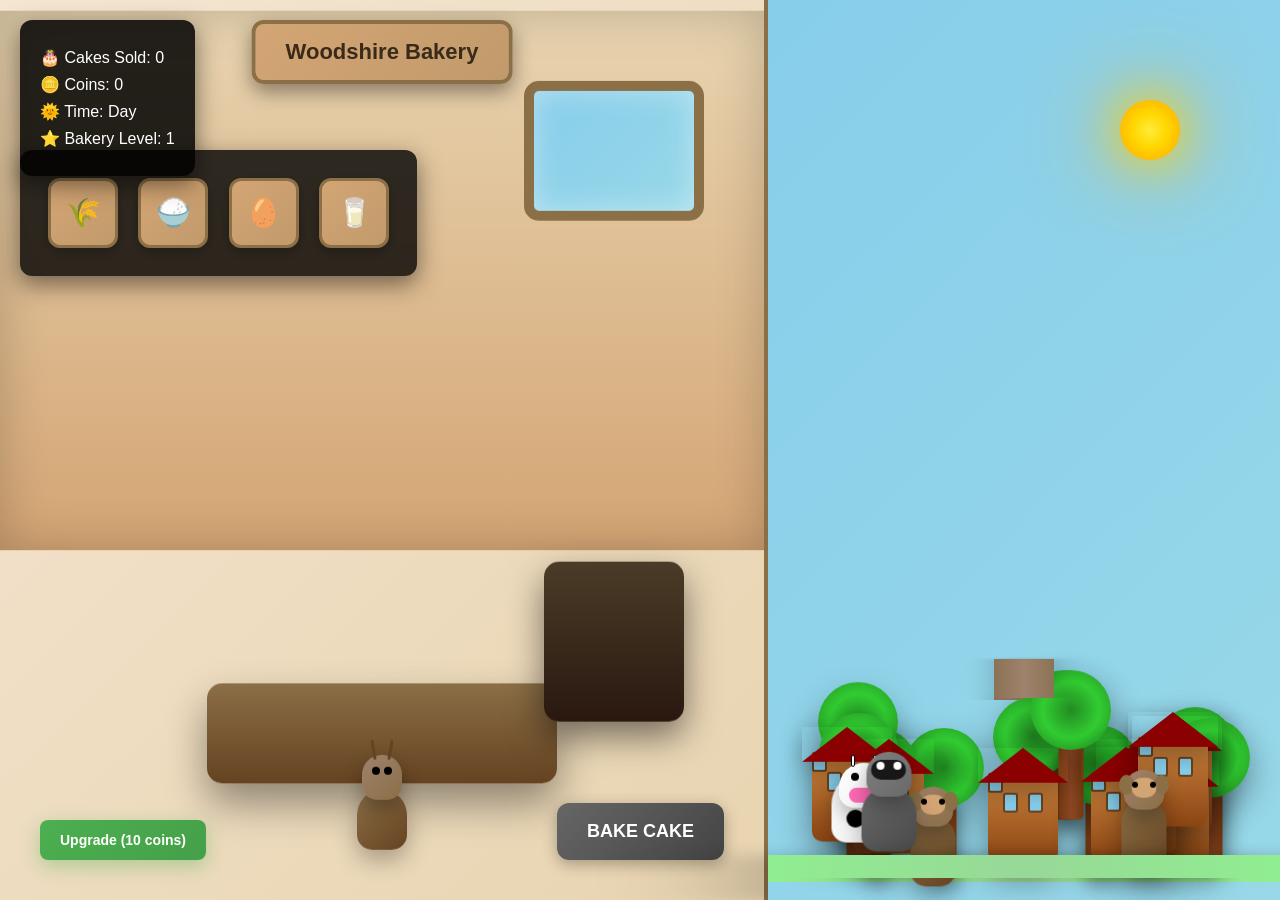
<file: woodshire-bakery-prototype-v6-final.html>
<!DOCTYPE html>
<html lang="en">
<head>
    <meta charset="UTF-8">
    <meta name="viewport" content="width=device-width, initial-scale=1.0">
    <title>Woodshire Bakery 3D - Final Version</title>
    <style>
        * {
            margin: 0;
            padding: 0;
            box-sizing: border-box;
        }

        body {
            font-family: 'Segoe UI', Tahoma, Geneva, Verdana, sans-serif;
            background: linear-gradient(135deg, #667eea 0%, #764ba2 100%);
            overflow: hidden;
            perspective: 1500px;
        }

        .game-container {
            display: flex;
            width: 100vw;
            height: 100vh;
            position: relative;
        }

        .bakery {
            width: 60%;
            position: relative;
            background: linear-gradient(135deg, #f5e6d3 0%, #e8d4b0 100%);
            border-right: 4px solid #8b6f47;
            overflow: hidden;
            transform-style: preserve-3d;
        }

        /* Dynamic sky gradient */
        .village {
            width: 40%;
            position: relative;
            background: linear-gradient(135deg, #87ceeb 0%, #98d8e8 100%);
            transition: background 15s ease-in-out;
            transform-style: preserve-3d;
        }

        .village.night {
            background: linear-gradient(135deg, #1a1a2e 0%, #16213e 50%, #0f3460 100%);
        }

        /* Sun and Moon */
        .celestial-body {
            position: fixed;
            border-radius: 50%;
            transition: all 15s ease-in-out;
            z-index: 1000;
            pointer-events: none;
        }

        .sun {
            width: 60px;
            height: 60px;
            background: radial-gradient(circle, #ffeb3b 0%, #ffd700 40%, #ffa500 100%);
            box-shadow: 0 0 50px #ffd700, 0 0 100px #ffa500;
            top: 100px;
            right: 100px;
        }

        .moon {
            width: 50px;
            height: 50px;
            background: radial-gradient(circle, #f0f0f0 0%, #d0d0d0 50%, #a0a0a0 100%);
            box-shadow: 0 0 30px #f0f0f0, 0 0 60px #d0d0d0;
            top: 100px;
            right: 100px;
            opacity: 0;
            transform: translateY(200px) scale(0.8);
        }

        .sun.setting {
            top: 300px;
            right: 200px;
            opacity: 0;
            transform: scale(0.6);
        }

        .moon.rising {
            opacity: 1;
            transform: translateY(0) scale(1);
        }

        .moon.setting {
            top: 300px;
            right: 50px;
            opacity: 0;
            transform: scale(0.6);
        }

        .sun.rising {
            opacity: 1;
            transform: translateY(0) scale(1);
        }

        /* 3D Bakery Environment */
        .bakery-3d {
            position: absolute;
            width: 100%;
            height: 100%;
            transform-style: preserve-3d;
            transform: rotateX(2deg);
        }

        .bakery-floor {
            position: absolute;
            bottom: 0;
            left: 0;
            width: 100%;
            height: 40%;
            background: linear-gradient(90deg, #d4a574 0%, #c19a6b 50%, #d4a574 100%);
            transform: rotateX(90deg) translateZ(-200px);
            box-shadow: 0 0 100px rgba(0,0,0,0.3);
        }

        .bakery-wall {
            position: absolute;
            top: 0;
            left: 0;
            width: 100%;
            height: 60%;
            background: linear-gradient(180deg, #e8d4b0 0%, #d4a574 100%);
            transform: translateZ(-300px);
            box-shadow: inset 0 0 50px rgba(0,0,0,0.2);
        }

        .counter-3d {
            position: absolute;
            bottom: 120px;
            left: 50%;
            transform: translateX(-50%) translateZ(-100px);
            width: 350px;
            height: 100px;
            background: linear-gradient(180deg, #8b6f47 0%, #654321 100%);
            border-radius: 15px;
            box-shadow: 0 20px 40px rgba(0,0,0,0.4);
        }

        .oven-3d {
            position: absolute;
            bottom: 180px;
            right: 80px;
            width: 140px;
            height: 160px;
            background: linear-gradient(180deg, #4a3c28 0%, #2a1810 100%);
            border-radius: 15px;
            box-shadow: 0 15px 35px rgba(0,0,0,0.5);
            transform: translateZ(-50px);
            transition: all 0.3s;
            cursor: pointer;
        }

        .oven-3d:hover {
            transform: translateZ(-50px) scale(1.05);
            box-shadow: 0 20px 45px rgba(0,0,0,0.6);
        }

        .oven-3d.baking {
            animation: bake-glow 2s ease-in-out;
        }

        @keyframes bake-glow {
            0%, 100% { 
                background: linear-gradient(180deg, #4a3c28 0%, #2a1810 100%);
                box-shadow: 0 15px 35px rgba(0,0,0,0.5);
            }
            50% { 
                background: linear-gradient(180deg, #ff6b6b 0%, #ff4444 100%);
                box-shadow: 0 15px 60px rgba(255, 107, 107, 0.8);
            }
        }

        .window-3d {
            position: absolute;
            top: 80px;
            right: 60px;
            width: 180px;
            height: 140px;
            background: linear-gradient(135deg, #87ceeb 0%, #98d8e8 100%);
            border: 10px solid #8b6f47;
            border-radius: 15px;
            transform: translateZ(-20px);
            box-shadow: inset 0 0 30px rgba(255,255,255,0.4);
        }

        /* 3D Village Environment */
        .village-3d {
            position: absolute;
            width: 100%;
            height: 100%;
            transform-style: preserve-3d;
            transform: rotateX(5deg);
        }

        .village-ground {
            position: absolute;
            bottom: 0;
            left: 0;
            width: 100%;
            height: 60%;
            background: linear-gradient(90deg, #90ee90 0%, #98d898 50%, #90ee90 100%);
            transform: rotateX(90deg) translateZ(-250px);
            box-shadow: 0 0 150px rgba(0,0,0,0.3);
        }

        .village-path {
            position: absolute;
            bottom: 0;
            left: 50%;
            transform: translateX(-50%) rotateX(90deg) translateZ(-249px);
            width: 60px;
            height: 100%;
            background: linear-gradient(90deg, #8b7355 0%, #a0826d 50%, #8b7355 100%);
            box-shadow: 0 0 30px rgba(0,0,0,0.2);
        }

        /* 3D Animals - Main Focus */
        .animal-3d {
            position: absolute;
            transform-style: preserve-3d;
            transition: all 0.4s ease;
            cursor: pointer;
        }

        .animal-3d:hover {
            transform: scale(1.1) rotateY(10deg);
        }

        /* Fox 3D */
        .fox-3d {
            width: 80px;
            height: 100px;
        }

        .fox-body {
            position: absolute;
            bottom: 0;
            left: 50%;
            transform: translateX(-50%);
            width: 60px;
            height: 70px;
            background: linear-gradient(135deg, #ff6b35 0%, #d2691e 100%);
            border-radius: 30px 30px 20px 20px;
            box-shadow: 0 10px 25px rgba(0,0,0,0.3);
        }

        .fox-head {
            position: absolute;
            bottom: 60px;
            left: 50%;
            transform: translateX(-50%);
            width: 50px;
            height: 50px;
            background: linear-gradient(135deg, #ff8c69 0%, #ff6b35 100%);
            border-radius: 25px 25px 20px 20px;
            box-shadow: 0 8px 20px rgba(0,0,0,0.3);
        }

        .fox-ear {
            position: absolute;
            top: -10px;
            width: 0;
            height: 0;
            border-left: 8px solid transparent;
            border-right: 8px solid transparent;
            border-bottom: 20px solid #ff6b35;
        }

        .fox-ear.left { left: 8px; transform: rotate(-15deg); }
        .fox-ear.right { right: 8px; transform: rotate(15deg); }

        .fox-eye {
            position: absolute;
            top: 15px;
            width: 10px;
            height: 10px;
            background: #000;
            border-radius: 50%;
            box-shadow: 0 2px 5px rgba(0,0,0,0.5);
        }

        .fox-eye.left { left: 12px; }
        .fox-eye.right { right: 12px; }

        .fox-nose {
            position: absolute;
            top: 28px;
            left: 50%;
            transform: translateX(-50%);
            width: 8px;
            height: 6px;
            background: #000;
            border-radius: 50%;
        }

        .fox-tail {
            position: absolute;
            bottom: 10px;
            right: -15px;
            width: 40px;
            height: 60px;
            background: linear-gradient(135deg, #ff8c69 0%, #ff6b35 100%);
            border-radius: 20px;
            transform: rotate(25deg);
            box-shadow: 0 5px 15px rgba(0,0,0,0.3);
            transition: all 0.3s;
        }

        .fox-3d.happy .fox-tail {
            animation: wag-tail 0.5s ease-in-out infinite;
        }

        @keyframes wag-tail {
            0%, 100% { transform: rotate(25deg); }
            50% { transform: rotate(35deg); }
        }

        /* Deer 3D */
        .deer-3d {
            width: 70px;
            height: 90px;
        }

        .deer-body {
            position: absolute;
            bottom: 0;
            left: 50%;
            transform: translateX(-50%);
            width: 50px;
            height: 60px;
            background: linear-gradient(135deg, #8b6f47 0%, #654321 100%);
            border-radius: 25px 25px 15px 15px;
            box-shadow: 0 10px 25px rgba(0,0,0,0.3);
        }

        .deer-head {
            position: absolute;
            bottom: 50px;
            left: 50%;
            transform: translateX(-50%);
            width: 40px;
            height: 45px;
            background: linear-gradient(135deg, #a0826d 0%, #8b6f47 100%);
            border-radius: 20px 20px 15px 15px;
            box-shadow: 0 8px 20px rgba(0,0,0,0.3);
        }

        .deer-antler {
            position: absolute;
            top: -15px;
            width: 3px;
            height: 20px;
            background: #654321;
            border-radius: 2px;
        }

        .deer-antler.left { left: 10px; transform: rotate(-10deg); }
        .deer-antler.right { right: 10px; transform: rotate(10deg); }

        .deer-eye {
            position: absolute;
            top: 12px;
            width: 8px;
            height: 8px;
            background: #000;
            border-radius: 50%;
        }

        .deer-eye.left { left: 10px; }
        .deer-eye.right { right: 10px; }

        /* Raccoon 3D */
        .raccoon-3d {
            width: 75px;
            height: 85px;
        }

        .raccoon-body {
            position: absolute;
            bottom: 0;
            left: 50%;
            transform: translateX(-50%);
            width: 55px;
            height: 65px;
            background: linear-gradient(135deg, #696969 0%, #4a4a4a 100%);
            border-radius: 27px 27px 15px 15px;
            box-shadow: 0 10px 25px rgba(0,0,0,0.3);
        }

        .raccoon-head {
            position: absolute;
            bottom: 55px;
            left: 50%;
            transform: translateX(-50%);
            width: 45px;
            height: 45px;
            background: linear-gradient(135deg, #808080 0%, #696969 100%);
            border-radius: 22px 22px 15px 15px;
            box-shadow: 0 8px 20px rgba(0,0,0,0.3);
        }

        .raccoon-mask {
            position: absolute;
            top: 8px;
            left: 50%;
            transform: translateX(-50%);
            width: 35px;
            height: 20px;
            background: #000;
            border-radius: 10px;
            opacity: 0.8;
        }

        .raccoon-eye {
            position: absolute;
            top: 10px;
            width: 8px;
            height: 8px;
            background: #fff;
            border-radius: 50%;
            z-index: 1;
        }

        .raccoon-eye.left { left: 10px; }
        .raccoon-eye.right { right: 10px; }

        /* Monkey 3D */
        .monkey-3d {
            width: 65px;
            height: 95px;
        }

        .monkey-body {
            position: absolute;
            bottom: 0;
            left: 50%;
            transform: translateX(-50%);
            width: 45px;
            height: 70px;
            background: linear-gradient(135deg, #8b6f47 0%, #654321 100%);
            border-radius: 22px 22px 15px 15px;
            box-shadow: 0 10px 25px rgba(0,0,0,0.3);
        }

        .monkey-head {
            position: absolute;
            bottom: 60px;
            left: 50%;
            transform: translateX(-50%);
            width: 40px;
            height: 40px;
            background: linear-gradient(135deg, #a0826d 0%, #8b6f47 100%);
            border-radius: 20px 20px 15px 15px;
            box-shadow: 0 8px 20px rgba(0,0,0,0.3);
        }

        .monkey-ear {
            position: absolute;
            top: 5px;
            width: 15px;
            height: 20px;
            background: #8b6f47;
            border-radius: 50%;
        }

        .monkey-ear.left { left: -5px; }
        .monkey-ear.right { right: -5px; }

        .monkey-face {
            position: absolute;
            top: 8px;
            left: 50%;
            transform: translateX(-50%);
            width: 25px;
            height: 20px;
            background: #d4a574;
            border-radius: 10px;
        }

        .monkey-eye {
            position: absolute;
            top: 12px;
            width: 6px;
            height: 6px;
            background: #000;
            border-radius: 50%;
        }

        .monkey-eye.left { left: 8px; }
        .monkey-eye.right { right: 8px; }

        /* Cow 3D */
        .cow-3d {
            width: 85px;
            height: 95px;
        }

        .cow-body {
            position: absolute;
            bottom: 0;
            left: 50%;
            transform: translateX(-50%);
            width: 65px;
            height: 70px;
            background: linear-gradient(135deg, #ffffff 0%, #f0f0f0 100%);
            border-radius: 32px 32px 15px 15px;
            box-shadow: 0 10px 25px rgba(0,0,0,0.3);
            position: relative;
            overflow: hidden;
        }

        .cow-spot {
            position: absolute;
            background: #000;
            border-radius: 50%;
        }

        .cow-spot:nth-child(1) { top: 10px; left: 10px; width: 15px; height: 15px; }
        .cow-spot:nth-child(2) { top: 20px; right: 8px; width: 12px; height: 12px; }
        .cow-spot:nth-child(3) { bottom: 15px; left: 15px; width: 18px; height: 18px; }

        .cow-head {
            position: absolute;
            bottom: 60px;
            left: 50%;
            transform: translateX(-50%);
            width: 50px;
            height: 45px;
            background: linear-gradient(135deg, #ffffff 0%, #f0f0f0 100%);
            border-radius: 25px 25px 15px 15px;
            box-shadow: 0 8px 20px rgba(0,0,0,0.3);
        }

        .cow-horn {
            position: absolute;
            top: -8px;
            width: 4px;
            height: 12px;
            background: #fff;
            border: 1px solid #000;
            border-radius: 2px;
        }

        .cow-horn.left { left: 12px; }
        .cow-horn.right { right: 12px; }

        .cow-muzzle {
            position: absolute;
            bottom: 5px;
            left: 50%;
            transform: translateX(-50%);
            width: 30px;
            height: 15px;
            background: #ff69b4;
            border-radius: 15px;
        }

        .cow-eye {
            position: absolute;
            top: 10px;
            width: 8px;
            height: 8px;
            background: #000;
            border-radius: 50%;
        }

        .cow-eye.left { left: 12px; }
        .cow-eye.right { right: 12px; }

        /* 3D Trees */
        .tree-3d {
            position: absolute;
            transform-style: preserve-3d;
        }

        .tree-trunk {
            position: absolute;
            bottom: 0;
            left: 50%;
            transform: translateX(-50%);
            width: 25px;
            height: 80px;
            background: linear-gradient(90deg, #8b4513 0%, #a0522d 50%, #8b4513 100%);
            border-radius: 5px;
            box-shadow: 0 8px 20px rgba(0,0,0,0.4);
        }

        .tree-leaves {
            position: absolute;
            bottom: 70px;
            left: 50%;
            transform: translateX(-50%);
            width: 80px;
            height: 80px;
            background: radial-gradient(circle, #228b22 0%, #32cd32 50%, #228b22 100%);
            border-radius: 50%;
            box-shadow: 0 15px 35px rgba(0,0,0,0.3);
        }

        /* 3D Buildings */
        .building-3d {
            position: absolute;
            transform-style: preserve-3d;
        }

        .building-base {
            position: absolute;
            bottom: 0;
            left: 50%;
            transform: translateX(-50%);
            width: 70px;
            height: 90px;
            background: linear-gradient(180deg, #cd853f 0%, #8b4513 100%);
            border-radius: 10px;
            box-shadow: 0 15px 35px rgba(0,0,0,0.4);
        }

        .building-roof {
            position: absolute;
            bottom: 80px;
            left: 50%;
            transform: translateX(-50%);
            width: 0;
            height: 0;
            border-left: 45px solid transparent;
            border-right: 45px solid transparent;
            border-bottom: 35px solid #8b0000;
            box-shadow: 0 8px 25px rgba(0,0,0,0.3);
        }

        .building-window {
            position: absolute;
            width: 15px;
            height: 20px;
            background: #87ceeb;
            border: 2px solid #654321;
            border-radius: 3px;
        }

        .building-window:nth-child(3) { top: 20px; left: 15px; }
        .building-window:nth-child(4) { top: 20px; right: 15px; }
        .building-window:nth-child(5) { top: 50px; left: 15px; }
        .building-window:nth-child(6) { top: 50px; right: 15px; }

        /* 3D Cakes - WORKING VERSION */
        .cake-3d {
            position: absolute;
            width: 70px;
            height: 50px;
            transform-style: preserve-3d;
            transition: all 0.3s;
            cursor: pointer;
            z-index: 9999;
        }

        .cake-3d:hover {
            transform: scale(1.1) rotateY(15deg);
        }

        .cake-base {
            position: absolute;
            bottom: 0;
            left: 50%;
            transform: translateX(-50%);
            width: 60px;
            height: 25px;
            background: linear-gradient(180deg, #ffeb3b 0%, #f9a825 100%);
            border-radius: 30px 30px 5px 5px;
            box-shadow: 0 5px 15px rgba(0,0,0,0.3);
        }

        .cake-frosting {
            position: absolute;
            bottom: 20px;
            left: 50%;
            transform: translateX(-50%);
            width: 65px;
            height: 15px;
            background: linear-gradient(180deg, #ff69b4 0%, #ff1493 100%);
            border-radius: 50%;
            box-shadow: 0 3px 10px rgba(0,0,0,0.2);
        }

        .cake-cherry {
            position: absolute;
            bottom: 35px;
            left: 50%;
            transform: translateX(-50%);
            width: 15px;
            height: 15px;
            background: radial-gradient(circle, #ff0000 0%, #8b0000 100%);
            border-radius: 50%;
            box-shadow: 0 3px 10px rgba(0,0,0,0.3);
        }

        /* UI Elements */
        .bakery-sign {
            position: absolute;
            top: 20px;
            left: 50%;
            transform: translateX(-50%);
            background: linear-gradient(135deg, #d4a574 0%, #c19a6b 100%);
            padding: 15px 30px;
            border-radius: 12px;
            border: 4px solid #8b6f47;
            font-weight: bold;
            font-size: 22px;
            color: #3a2a1a;
            box-shadow: 0 8px 20px rgba(0,0,0,0.4);
            z-index: 100;
            text-align: center;
        }

        .ui {
            position: absolute;
            top: 20px;
            left: 20px;
            background: rgba(0,0,0,0.85);
            color: white;
            padding: 20px;
            border-radius: 12px;
            z-index: 200;
            box-shadow: 0 8px 25px rgba(0,0,0,0.5);
        }

        .stat {
            margin: 8px 0;
            font-size: 16px;
            font-weight: 500;
        }

        .ingredients-panel {
            position: absolute;
            top: 150px;
            left: 20px;
            background: rgba(0,0,0,0.8);
            padding: 20px;
            border-radius: 12px;
            z-index: 100;
            box-shadow: 0 8px 25px rgba(0,0,0,0.5);
        }

        .ingredient-btn {
            display: inline-block;
            width: 70px;
            height: 70px;
            margin: 8px;
            background: linear-gradient(135deg, #d4a574 0%, #c19a6b 100%);
            border: 3px solid #8b6f47;
            border-radius: 12px;
            cursor: pointer;
            transition: all 0.3s;
            font-size: 28px;
            text-align: center;
            line-height: 64px;
            box-shadow: 0 4px 12px rgba(0,0,0,0.3);
        }

        .ingredient-btn:hover {
            transform: scale(1.1) translateY(-2px);
            box-shadow: 0 6px 18px rgba(0,0,0,0.4);
        }

        .ingredient-btn.selected {
            background: linear-gradient(135deg, #ff6b6b 0%, #ff4444 100%);
            transform: scale(1.15);
            box-shadow: 0 8px 25px rgba(255, 107, 107, 0.5);
        }

        .bake-btn {
            position: absolute;
            bottom: 40px;
            right: 40px;
            background: linear-gradient(135deg, #ff6b6b 0%, #ff4444 100%);
            color: white;
            border: none;
            padding: 18px 30px;
            border-radius: 12px;
            cursor: pointer;
            font-size: 18px;
            font-weight: bold;
            transition: all 0.3s;
            z-index: 100;
            box-shadow: 0 8px 25px rgba(255, 107, 107, 0.4);
        }

        .bake-btn:hover {
            transform: scale(1.05) translateY(-2px);
            box-shadow: 0 12px 35px rgba(255, 107, 107, 0.6);
        }

        .bake-btn:disabled {
            background: linear-gradient(135deg, #666 0%, #444 100%);
            cursor: not-allowed;
            transform: scale(1);
            box-shadow: 0 4px 15px rgba(0,0,0,0.3);
        }

        .upgrade-btn {
            position: absolute;
            bottom: 40px;
            left: 40px;
            background: linear-gradient(135deg, #4caf50 0%, #45a049 100%);
            color: white;
            border: none;
            padding: 12px 20px;
            border-radius: 8px;
            cursor: pointer;
            font-size: 14px;
            font-weight: bold;
            transition: all 0.3s;
            z-index: 100;
            box-shadow: 0 6px 20px rgba(76, 175, 80, 0.4);
        }

        .upgrade-btn:hover {
            transform: scale(1.05) translateY(-1px);
            box-shadow: 0 8px 25px rgba(76, 175, 80, 0.6);
        }

        .upgrade-btn:disabled {
            background: linear-gradient(135deg, #666 0%, #444 100%);
            cursor: not-allowed;
            transform: scale(1);
            box-shadow: 0 4px 15px rgba(0,0,0,0.3);
        }

        .notification {
            position: absolute;
            top: 50%;
            left: 50%;
            transform: translate(-50%, -50%);
            background: rgba(0,0,0,0.9);
            color: white;
            padding: 25px;
            border-radius: 12px;
            font-size: 18px;
            font-weight: 500;
            z-index: 300;
            opacity: 0;
            transition: all 0.3s;
            pointer-events: none;
            box-shadow: 0 10px 30px rgba(0,0,0,0.5);
        }

        .notification.show {
            opacity: 1;
            transform: translate(-50%, -50%) scale(1.05);
        }

        /* Chaos Animations */
        .animal-3d.chaotic {
            animation: float-animal 4s ease-in-out infinite;
        }

        @keyframes float-animal {
            0%, 100% { transform: translateY(0) rotate(0deg); }
            25% { transform: translateY(-30px) rotate(5deg); }
            75% { transform: translateY(-20px) rotate(-5deg); }
        }

        .animal-3d.dancing {
            animation: dance-animal 1.5s ease-in-out infinite;
        }

        @keyframes dance-animal {
            0%, 100% { transform: rotate(0deg) scaleX(1); }
            25% { transform: rotate(-10deg) scaleX(0.9); }
            75% { transform: rotate(10deg) scaleX(1.1); }
        }

        .tree-3d.chaotic {
            animation: shake-tree 2s ease-in-out infinite;
        }

        @keyframes shake-tree {
            0%, 100% { transform: rotate(0deg); }
            25% { transform: rotate(2deg); }
            75% { transform: rotate(-2deg); }
        }

        .building-3d.chaotic {
            animation: wobble-building 3s ease-in-out infinite;
        }

        @keyframes wobble-building {
            0%, 100% { transform: rotate(0deg) translateY(0); }
            50% { transform: rotate(1deg) translateY(-5px); }
        }

        .plot-twist-overlay {
            position: fixed;
            top: 0;
            left: 0;
            width: 100vw;
            height: 100vh;
            background: rgba(0,0,0,0.95);
            display: none;
            align-items: center;
            justify-content: center;
            z-index: 1000;
        }

        .plot-twist-overlay.active {
            display: flex;
        }

        .plot-twist-content {
            text-align: center;
            color: white;
            font-size: 28px;
            max-width: 700px;
            animation: fadeIn 2s ease;
            line-height: 1.4;
        }

        @keyframes fadeIn {
            from { opacity: 0; transform: scale(0.9); }
            to { opacity: 1; transform: scale(1); }
        }
    </style>
</head>
<body>
    <div class="game-container">
        <div class="bakery">
            <div class="bakery-sign">Woodshire Bakery</div>
            <div class="bakery-3d">
                <div class="bakery-floor"></div>
                <div class="bakery-wall"></div>
                <div class="counter-3d" id="counter"></div>
                <div class="oven-3d" id="oven"></div>
                <div class="window-3d"></div>
                <div class="customer-3d fox-3d" id="customer">
                    <div class="fox-body"></div>
                    <div class="fox-head">
                        <div class="fox-ear left"></div>
                        <div class="fox-ear right"></div>
                        <div class="fox-eye left"></div>
                        <div class="fox-eye right"></div>
                        <div class="fox-nose"></div>
                    </div>
                    <div class="fox-tail"></div>
                </div>
            </div>
            <div class="ingredients-panel">
                <div class="ingredient-btn" data-ingredient="flour">🌾</div>
                <div class="ingredient-btn" data-ingredient="sugar">🍚</div>
                <div class="ingredient-btn" data-ingredient="eggs">🥚</div>
                <div class="ingredient-btn" data-ingredient="milk">🥛</div>
            </div>
            <button class="bake-btn" id="bakeBtn" disabled>BAKE CAKE</button>
            <button class="upgrade-btn" id="upgradeBtn">Upgrade (10 coins)</button>
        </div>
        <div class="village day" id="village">
            <div class="celestial-body sun" id="sun"></div>
            <div class="celestial-body moon" id="moon"></div>
            <div class="village-3d">
                <div class="village-ground"></div>
                <div class="village-path"></div>
            </div>
        </div>
    </div>

    <div class="ui">
        <div class="stat">🎂 Cakes Sold: <span id="cakeCount">0</span></div>
        <div class="stat">🪙 Coins: <span id="coins">0</span></div>
        <div class="stat">🌞 Time: <span id="timeOfDay">Day</span></div>
        <div class="stat">⭐ Bakery Level: <span id="bakeryLevel">1</span></div>
    </div>

    <div class="notification" id="notification"></div>

    <div class="plot-twist-overlay" id="plotTwistOverlay">
        <div class="plot-twist-content">
            <h2>🎭 You were so busy baking...</h2>
            <p>you never looked outside.</p>
            <p style="margin-top: 25px; font-size: 18px;">Click to continue the chaos...</p>
        </div>
    </div>

    <script>
        class WoodshireBakery3D {
            constructor() {
                this.cakesSold = 0;
                this.coins = 0;
                this.bakeryLevel = 1;
                this.isDay = true;
                this.selectedIngredients = [];
                this.isBaking = false;
                this.currentCustomer = null;
                this.customerPatience = 100;
                this.plotTwistTriggered = false;
                this.bakingSpeed = 2000;
                this.ingredientMultiplier = 1;
                this.chaosLevel = 0;
                
                this.cakes3D = [];
                this.villagers3D = [];
                this.trees3D = [];
                this.buildings3Ds = [];
                
                this.animalTypes = ['fox', 'deer', 'raccoon', 'monkey', 'cow'];
                
                this.init();
            }

            init() {
                this.createVillageEnvironment();
                this.setupEventListeners();
                this.startGameLoop();
                this.spawnCustomer();
                this.startDayNightCycle();
                this.spawnVillagers();
            }

            createVillageEnvironment() {
                const village3D = document.querySelector('.village-3d');
                
                // Create trees
                for (let i = 0; i < 10; i++) {
                    const tree = this.createTree3D();
                    const x = Math.random() * 80 + 10;
                    const z = Math.random() * 60 + 20;
                    tree.style.left = x + '%';
                    tree.style.bottom = z + 'px';
                    village3D.appendChild(tree);
                    this.trees3D.push(tree);
                }
                
                // Create buildings
                for (let i = 0; i < 8; i++) {
                    const building = this.createBuilding3D();
                    const x = Math.random() * 70 + 15;
                    const z = Math.random() * 50 + 25;
                    building.style.left = x + '%';
                    building.style.bottom = z + 'px';
                    village3D.appendChild(building);
                    this.buildings3Ds.push(building);
                }
            }

            createTree3D() {
                const tree = document.createElement('div');
                tree.className = 'tree-3d';
                tree.innerHTML = `
                    <div class="tree-trunk"></div>
                    <div class="tree-leaves"></div>
                `;
                return tree;
            }

            createBuilding3D() {
                const building = document.createElement('div');
                building.className = 'building-3d';
                building.innerHTML = `
                    <div class="building-base">
                        <div class="building-window"></div>
                        <div class="building-window"></div>
                        <div class="building-window"></div>
                        <div class="building-window"></div>
                    </div>
                    <div class="building-roof"></div>
                `;
                return building;
            }

            createAnimal3D(type, x, z) {
                const animal = document.createElement('div');
                animal.className = `animal-3d ${type}-3d`;
                
                let animalHTML = '';
                switch(type) {
                    case 'fox':
                        animalHTML = `
                            <div class="fox-body"></div>
                            <div class="fox-head">
                                <div class="fox-ear left"></div>
                                <div class="fox-ear right"></div>
                                <div class="fox-eye left"></div>
                                <div class="fox-eye right"></div>
                                <div class="fox-nose"></div>
                            </div>
                            <div class="fox-tail"></div>
                        `;
                        break;
                    case 'deer':
                        animalHTML = `
                            <div class="deer-body"></div>
                            <div class="deer-head">
                                <div class="deer-antler left"></div>
                                <div class="deer-antler right"></div>
                                <div class="deer-eye left"></div>
                                <div class="deer-eye right"></div>
                            </div>
                        `;
                        break;
                    case 'raccoon':
                        animalHTML = `
                            <div class="raccoon-body"></div>
                            <div class="raccoon-head">
                                <div class="raccoon-mask"></div>
                                <div class="raccoon-eye left"></div>
                                <div class="raccoon-eye right"></div>
                            </div>
                        `;
                        break;
                    case 'monkey':
                        animalHTML = `
                            <div class="monkey-body"></div>
                            <div class="monkey-head">
                                <div class="monkey-ear left"></div>
                                <div class="monkey-ear right"></div>
                                <div class="monkey-face"></div>
                                <div class="monkey-eye left"></div>
                                <div class="monkey-eye right"></div>
                            </div>
                        `;
                        break;
                    case 'cow':
                        animalHTML = `
                            <div class="cow-body">
                                <div class="cow-spot"></div>
                                <div class="cow-spot"></div>
                                <div class="cow-spot"></div>
                            </div>
                            <div class="cow-head">
                                <div class="cow-horn left"></div>
                                <div class="cow-horn right"></div>
                                <div class="cow-muzzle"></div>
                                <div class="cow-eye left"></div>
                                <div class="cow-eye right"></div>
                            </div>
                        `;
                        break;
                }
                
                animal.innerHTML = animalHTML;
                animal.style.left = x + '%';
                animal.style.bottom = z + 'px';
                
                return animal;
            }

            createCake3D() {
                const cake = document.createElement('div');
                cake.className = 'cake-3d';
                cake.innerHTML = `
                    <div class="cake-base"></div>
                    <div class="cake-frosting"></div>
                    <div class="cake-cherry"></div>
                `;
                
                // Position relative to counter but append to body
                const counter = document.getElementById('counter');
                const counterRect = counter.getBoundingClientRect();
                
                const x = Math.random() * 200 + 75;
                const y = Math.random() * 30 + 20;
                
                cake.style.position = 'fixed';
                cake.style.left = (counterRect.left + x) + 'px';
                cake.style.top = (counterRect.top + y) + 'px';
                cake.style.cursor = 'pointer';
                cake.style.zIndex = '9999';
                
                // Click event
                cake.addEventListener('click', (e) => {
                    e.stopPropagation();
                    this.serveCake(cake);
                });
                
                // Append to body
                document.body.appendChild(cake);
                this.cakes3D.push(cake);
            }

            spawnCustomer() {
                const customer = document.getElementById('customer');
                const animalType = this.animalTypes[Math.floor(Math.random() * this.animalTypes.length)];
                
                // Replace customer with new animal type
                const newCustomer = this.createAnimal3D(animalType, 50, 50);
                newCustomer.id = 'customer';
                newCustomer.style.position = 'absolute';
                newCustomer.style.left = '50%';
                newCustomer.style.bottom = '50px';
                newCustomer.style.transform = 'translateX(-50%)';
                
                customer.parentNode.replaceChild(newCustomer, customer);
                this.currentCustomer = newCustomer;
                this.customerPatience = this.isDay ? 150 : 100;
            }

            spawnVillagers() {
                const village3D = document.querySelector('.village-3d');
                
                for (let i = 0; i < 12; i++) {
                    setTimeout(() => {
                        const animalType = this.animalTypes[Math.floor(Math.random() * this.animalTypes.length)];
                        const villager = this.createAnimal3D(animalType, 
                            Math.random() * 80 + 10, 
                            Math.random() * 40 + 10
                        );
                        
                        this.villagers3D.push({
                            element: villager,
                            originalPosition: { 
                                x: parseFloat(villager.style.left), 
                                z: parseFloat(villager.style.bottom) 
                            },
                            moveDirection: { 
                                x: (Math.random() - 0.5) * 2, 
                                z: (Math.random() - 0.5) * 2 
                            }
                        });
                        
                        village3D.appendChild(villager);
                        this.animateVillager(villager);
                    }, i * 300);
                }
            }

            animateVillager(villager) {
                const villagerData = this.villagers3D.find(v => v.element === villager);
                if (!villagerData) return;

                const moveInterval = setInterval(() => {
                    if (!villager.parentNode) {
                        clearInterval(moveInterval);
                        return;
                    }
                    
                    const currentLeft = parseFloat(villager.style.left);
                    const currentBottom = parseFloat(villager.style.bottom);
                    
                    let newLeft = currentLeft + villagerData.moveDirection.x * 0.3;
                    let newBottom = currentBottom + villagerData.moveDirection.z * 0.3;
                    
                    // Boundary check
                    if (newLeft < 5 || newLeft > 85) {
                        villagerData.moveDirection.x *= -1;
                        newLeft = currentLeft;
                    }
                    if (newBottom < 10 || newBottom > 50) {
                        villagerData.moveDirection.z *= -1;
                        newBottom = currentBottom;
                    }
                    
                    villager.style.left = newLeft + '%';
                    villager.style.bottom = newBottom + 'px';
                    
                    // Apply chaos effects
                    this.applyChaosEffects(villager);
                }, 50);
            }

            applyChaosEffects(element) {
                // Remove existing chaos classes
                element.classList.remove('chaotic', 'dancing');
                
                if (this.chaosLevel > 1 && Math.random() < this.chaosLevel * 0.15) {
                    element.classList.add('chaotic');
                }
                
                if (this.chaosLevel > 2 && Math.random() < this.chaosLevel * 0.1) {
                    element.classList.add('dancing');
                }
                
                if (this.chaosLevel > 3 && Math.random() < 0.2) {
                    const currentBottom = parseFloat(element.style.bottom);
                    element.style.bottom = (currentBottom + (Math.random() - 0.5) * 20) + 'px';
                }
            }

            setupEventListeners() {
                // Ingredient selection
                document.querySelectorAll('.ingredient-btn').forEach(btn => {
                    btn.addEventListener('click', (e) => {
                        this.selectIngredient(e.target.dataset.ingredient, e.target);
                    });
                });

                // Bake button
                document.getElementById('bakeBtn').addEventListener('click', () => {
                    this.bakeCake();
                });

                // Oven click
                document.getElementById('oven').addEventListener('click', () => {
                    this.bakeCake();
                });

                // Upgrade button
                document.getElementById('upgradeBtn').addEventListener('click', () => {
                    this.upgradeBakery();
                });

                // Plot twist overlay
                document.getElementById('plotTwistOverlay').addEventListener('click', () => {
                    this.closePlotTwist();
                });
            }

            selectIngredient(type, element) {
                if (this.selectedIngredients.length < 2 * this.ingredientMultiplier) {
                    this.selectedIngredients.push(type);
                    element.classList.add('selected');
                    
                    if (this.selectedIngredients.length >= 2 * this.ingredientMultiplier) {
                        this.showNotification('🎉 Ready to bake!');
                        document.getElementById('bakeBtn').disabled = false;
                    }
                }
            }

            bakeCake() {
                if (this.isBaking) return;
                if (this.selectedIngredients.length < 2 * this.ingredientMultiplier) {
                    this.showNotification('❌ Need more ingredients!');
                    return;
                }

                this.isBaking = true;
                const bakeBtn = document.getElementById('bakeBtn');
                const oven = document.getElementById('oven');
                bakeBtn.disabled = true;
                bakeBtn.textContent = '🔥 BAKING...';
                oven.classList.add('baking');

                setTimeout(() => {
                    this.createCake3D();
                    this.isBaking = false;
                    this.selectedIngredients = [];
                    document.querySelectorAll('.ingredient-btn').forEach(btn => btn.classList.remove('selected'));
                    bakeBtn.textContent = 'BAKE CAKE';
                    oven.classList.remove('baking');
                    this.showNotification('🎂 Cake ready! Click to serve.');
                }, this.bakingSpeed);
            }

            serveCake(cake) {
                if (!this.currentCustomer) return;

                const satisfaction = this.isDay ? 0.8 : 0.5;
                const tip = Math.random() < satisfaction ? 3 : 1;
                
                this.coins += 2 + tip;
                this.cakesSold++;
                
                // Remove cake
                const index = this.cakes3D.indexOf(cake);
                if (index > -1) {
                    this.cakes3D.splice(index, 1);
                }
                cake.remove();
                
                // Customer happy animation
                this.currentCustomer.classList.add('happy');
                
                setTimeout(() => {
                    this.currentCustomer.classList.remove('happy');
                    this.spawnCustomer();
                }, 800);

                this.updateUI();
                this.checkPlotTwist();
                this.increaseChaos();
            }

            increaseChaos() {
                if (this.cakesSold > 100) {
                    this.chaosLevel = 1;
                }
                if (this.cakesSold > 300) {
                    this.chaosLevel = 2;
                }
                if (this.cakesSold > 500) {
                    this.chaosLevel = 3;
                }
                if (this.cakesSold > 800) {
                    this.chaosLevel = 4;
                }

                // Apply chaos to environment
                this.applyEnvironmentChaos();
            }

            applyEnvironmentChaos() {
                // Apply chaos to trees
                this.trees3D.forEach(tree => {
                    this.applyChaosEffects(tree);
                });
                
                // Apply chaos to buildings
                this.buildings3Ds.forEach(building => {
                    this.applyChaosEffects(building);
                });
            }

            checkPlotTwist() {
                if (this.cakesSold >= 1000 && !this.plotTwistTriggered) {
                    this.triggerPlotTwist();
                }
            }

            triggerPlotTwist() {
                this.plotTwistTriggered = true;
                this.chaosLevel = 10;
                
                const overlay = document.getElementById('plotTwistOverlay');
                overlay.classList.add('active');
                
                // Apply maximum chaos to everything
                this.villagers3D.forEach(villagerData => {
                    villagerData.element.classList.add('chaotic', 'dancing');
                    villagerData.element.style.transform = `translateY(${Math.random() * 60}px) rotate(${Math.random() * 360}deg) scale(${0.8 + Math.random() * 0.4})`;
                });
                
                this.trees3D.forEach(tree => {
                    tree.classList.add('chaotic');
                    tree.style.transform = `translateY(${Math.random() * 40}px) rotate(${Math.random() * 30}deg)`;
                });
                
                this.buildings3Ds.forEach(building => {
                    building.classList.add('chaotic');
                    building.style.transform = `translateY(${Math.random() * 50}px) rotate(${Math.random() * 15}deg)`;
                });
            }

            closePlotTwist() {
                const overlay = document.getElementById('plotTwistOverlay');
                overlay.classList.remove('active');
            }

            upgradeBakery() {
                const upgradeCost = this.bakeryLevel * 10;
                if (this.coins >= upgradeCost) {
                    this.coins -= upgradeCost;
                    this.bakeryLevel++;
                    
                    this.bakingSpeed = Math.max(1000, this.bakingSpeed - 200);
                    if (this.bakeryLevel % 2 === 0) {
                        this.ingredientMultiplier++;
                    }
                    
                    this.updateUI();
                    this.showNotification(`⭐ Bakery upgraded to level ${this.bakeryLevel}!`);
                }
            }

            startDayNightCycle() {
                setInterval(() => {
                    this.transitionDayNight();
                }, 30000); // Change every 30 seconds
            }

            transitionDayNight() {
                const village = document.getElementById('village');
                const sun = document.getElementById('sun');
                const moon = document.getElementById('moon');
                
                if (this.isDay) {
                    // Transition to night (sunset)
                    // Phase 1: Blue to orange (0-5s)
                    village.style.background = 'linear-gradient(135deg, #87ceeb 0%, #ff7e5f 50%, #feb47b 100%)';
                    sun.classList.add('setting');
                    
                    // Phase 2: Orange to purple (5-10s)
                    setTimeout(() => {
                        village.style.background = 'linear-gradient(135deg, #ff7e5f 0%, #9b59b6 50%, #8e44ad 100%)';
                    }, 5000);
                    
                    // Phase 3: Purple to black (10-15s)
                    setTimeout(() => {
                        village.style.background = 'linear-gradient(135deg, #9b59b6 0%, #2c3e50 50%, #1a1a2e 100%)';
                        moon.classList.add('rising');
                        sun.classList.remove('setting');
                        sun.classList.add('setting');
                        this.isDay = false;
                        this.updateUI();
                    }, 10000);
                    
                } else {
                    // Transition to day (sunrise)
                    // Phase 1: Black to purple (0-5s)
                    village.style.background = 'linear-gradient(135deg, #1a1a2e 0%, #8e44ad 50%, #9b59b6 100%)';
                    moon.classList.add('setting');
                    
                    // Phase 2: Purple to orange (5-10s)
                    setTimeout(() => {
                        village.style.background = 'linear-gradient(135deg, #9b59b6 0%, #feb47b 50%, #ff7e5f 100%)';
                    }, 5000);
                    
                    // Phase 3: Orange to blue (10-15s)
                    setTimeout(() => {
                        village.style.background = 'linear-gradient(135deg, #ff7e5f 0%, #98d8e8 50%, #87ceeb 100%)';
                        sun.classList.add('rising');
                        moon.classList.remove('rising');
                        moon.classList.remove('setting');
                        this.isDay = true;
                        this.updateUI();
                    }, 10000);
                }
            }

            startGameLoop() {
                setInterval(() => {
                    if (this.currentCustomer && this.customerPatience > 0) {
                        this.customerPatience--;
                        if (this.customerPatience === 0) {
                            this.spawnCustomer();
                        }
                    }
                }, 100);
            }

            updateUI() {
                document.getElementById('cakeCount').textContent = this.cakesSold;
                document.getElementById('coins').textContent = this.coins;
                document.getElementById('timeOfDay').textContent = this.isDay ? '🌞 Day' : '🌙 Night';
                document.getElementById('bakeryLevel').textContent = this.bakeryLevel;
                
                const upgradeBtn = document.getElementById('upgradeBtn');
                const upgradeCost = this.bakeryLevel * 10;
                upgradeBtn.textContent = `Upgrade (${upgradeCost} coins)`;
                upgradeBtn.disabled = this.coins < upgradeCost;
            }

            showNotification(message) {
                const notification = document.getElementById('notification');
                notification.textContent = message;
                notification.classList.add('show');
                
                setTimeout(() => {
                    notification.classList.remove('show');
                }, 2500);
            }
        }

        // Start the game
        const game = new WoodshireBakery3D();
    </script>
</body>
</html>
</file>
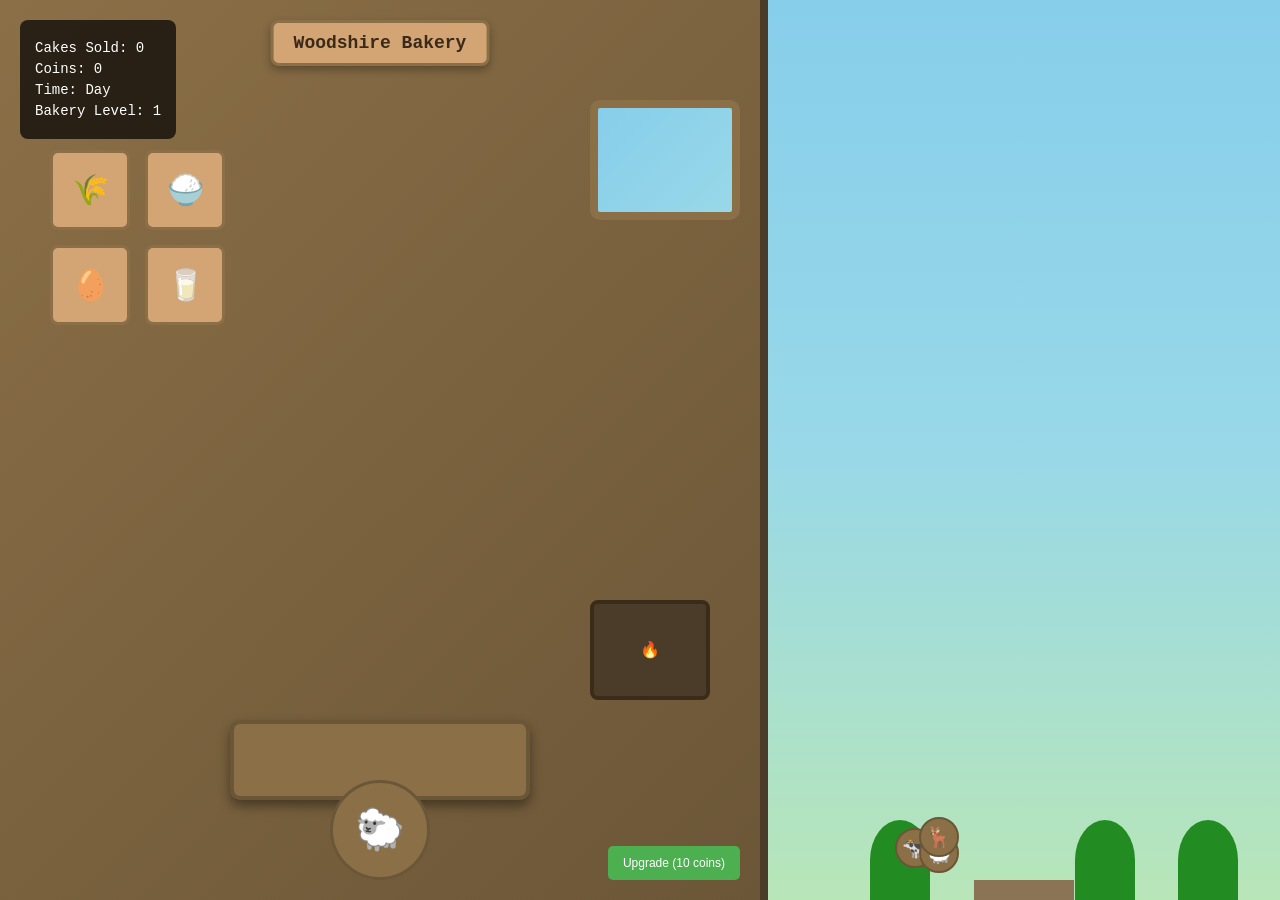
<file: woodshire-bakery.html>
<!DOCTYPE html>
<html lang="en">
<head>
    <meta charset="UTF-8">
    <meta name="viewport" content="width=device-width, initial-scale=1.0">
    <title>Woodshire Bakery</title>
    <style>
        * {
            margin: 0;
            padding: 0;
            box-sizing: border-box;
        }

        body {
            font-family: 'Courier New', monospace;
            background: #2a1810;
            overflow: hidden;
            user-select: none;
        }

        .game-container {
            display: flex;
            width: 100vw;
            height: 100vh;
            position: relative;
        }

        .bakery {
            width: 60%;
            background: linear-gradient(135deg, #8b6f47 0%, #6b5637 100%);
            position: relative;
            border-right: 8px solid #4a3c28;
            overflow: hidden;
        }

        .village {
            width: 40%;
            position: relative;
            transition: background 2s ease;
        }

        .village.day {
            background: linear-gradient(to bottom, #87ceeb 0%, #98d8e8 50%, #b8e6b8 100%);
        }

        .village.night {
            background: linear-gradient(to bottom, #1a1a2e 0%, #16213e 50%, #0f3460 100%);
        }

        .bakery-sign {
            position: absolute;
            top: 20px;
            left: 50%;
            transform: translateX(-50%);
            background: #d4a574;
            padding: 10px 20px;
            border-radius: 8px;
            border: 3px solid #8b6f47;
            font-weight: bold;
            font-size: 18px;
            color: #3a2a1a;
            box-shadow: 0 4px 8px rgba(0,0,0,0.3);
            z-index: 10;
        }

        .counter {
            position: absolute;
            bottom: 100px;
            left: 50%;
            transform: translateX(-50%);
            width: 300px;
            height: 80px;
            background: #8b6f47;
            border: 4px solid #6b5637;
            border-radius: 10px;
            display: flex;
            align-items: center;
            justify-content: center;
            box-shadow: 0 6px 12px rgba(0,0,0,0.4);
        }

        .oven {
            position: absolute;
            bottom: 200px;
            right: 50px;
            width: 120px;
            height: 100px;
            background: #4a3c28;
            border: 4px solid #3a2c18;
            border-radius: 8px;
            display: flex;
            align-items: center;
            justify-content: center;
            cursor: pointer;
            transition: transform 0.2s;
        }

        .oven:hover {
            transform: scale(1.05);
        }

        .oven.baking {
            animation: bake 2s ease-in-out;
        }

        @keyframes bake {
            0%, 100% { transform: scale(1); }
            50% { transform: scale(1.1); background: #ff6b6b; }
        }

        .ingredients {
            position: absolute;
            top: 150px;
            left: 50px;
            display: grid;
            grid-template-columns: repeat(2, 1fr);
            gap: 15px;
        }

        .ingredient {
            width: 80px;
            height: 80px;
            background: #d4a574;
            border: 3px solid #8b6f47;
            border-radius: 8px;
            display: flex;
            align-items: center;
            justify-content: center;
            cursor: pointer;
            transition: all 0.2s;
            font-size: 30px;
        }

        .ingredient:hover {
            transform: scale(1.1);
            background: #e4b584;
        }

        .ingredient.selected {
            background: #ff6b6b;
            transform: scale(1.15);
        }

        .customer {
            position: absolute;
            bottom: 20px;
            left: 50%;
            transform: translateX(-50%);
            width: 100px;
            height: 100px;
            background: #8b6f47;
            border: 3px solid #6b5637;
            border-radius: 50%;
            display: flex;
            align-items: center;
            justify-content: center;
            font-size: 40px;
            transition: all 0.3s;
        }

        .customer.happy {
            animation: bounce 0.5s ease;
        }

        @keyframes bounce {
            0%, 100% { transform: translateX(-50%) translateY(0); }
            50% { transform: translateX(-50%) translateY(-20px); }
        }

        .cake {
            position: absolute;
            width: 60px;
            height: 40px;
            background: #ffeb3b;
            border: 2px solid #f9a825;
            border-radius: 50%;
            cursor: pointer;
            transition: all 0.2s;
            font-size: 20px;
            display: flex;
            align-items: center;
            justify-content: center;
        }

        .cake:hover {
            transform: scale(1.1);
        }

        .ui {
            position: absolute;
            top: 20px;
            left: 20px;
            background: rgba(0,0,0,0.7);
            color: white;
            padding: 15px;
            border-radius: 8px;
            z-index: 100;
        }

        .stat {
            margin: 5px 0;
            font-size: 14px;
        }

        .villager {
            position: absolute;
            width: 40px;
            height: 40px;
            background: #8b6f47;
            border: 2px solid #6b5637;
            border-radius: 50%;
            display: flex;
            align-items: center;
            justify-content: center;
            font-size: 20px;
            transition: all 0.5s;
        }

        .villager.chaotic {
            animation: float 3s ease-in-out infinite;
        }

        @keyframes float {
            0%, 100% { transform: translateY(0); }
            50% { transform: translateY(-20px); }
        }

        .villager.dancing {
            animation: dance 1s ease-in-out infinite;
        }

        @keyframes dance {
            0%, 100% { transform: rotate(0deg); }
            25% { transform: rotate(-10deg); }
            75% { transform: rotate(10deg); }
        }

        .plot-twist-overlay {
            position: fixed;
            top: 0;
            left: 0;
            width: 100vw;
            height: 100vh;
            background: black;
            display: none;
            align-items: center;
            justify-content: center;
            z-index: 1000;
        }

        .plot-twist-overlay.active {
            display: flex;
        }

        .plot-twist-content {
            text-align: center;
            color: white;
            font-size: 24px;
            max-width: 600px;
            animation: fadeIn 2s ease;
        }

        @keyframes fadeIn {
            from { opacity: 0; }
            to { opacity: 1; }
        }

        .upgrade-button {
            position: absolute;
            bottom: 20px;
            right: 20px;
            background: #4caf50;
            color: white;
            border: none;
            padding: 10px 15px;
            border-radius: 5px;
            cursor: pointer;
            font-size: 12px;
            transition: all 0.2s;
        }

        .upgrade-button:hover {
            background: #45a049;
            transform: scale(1.05);
        }

        .upgrade-button:disabled {
            background: #666;
            cursor: not-allowed;
            transform: scale(1);
        }

        .window {
            position: absolute;
            top: 100px;
            right: 20px;
            width: 150px;
            height: 120px;
            background: linear-gradient(135deg, #87ceeb 0%, #98d8e8 100%);
            border: 8px solid #8b6f47;
            border-radius: 10px;
            overflow: hidden;
        }

        .tree {
            position: absolute;
            bottom: 0;
            width: 60px;
            height: 80px;
            background: #228b22;
            border-radius: 50% 50% 0 0;
        }

        .path {
            position: absolute;
            bottom: 0;
            left: 50%;
            transform: translateX(-50%);
            width: 100px;
            height: 20px;
            background: #8b7355;
        }
    </style>
</head>
<body>
    <div class="game-container">
        <div class="bakery">
            <div class="bakery-sign">Woodshire Bakery</div>
            <div class="window"></div>
            <div class="ingredients">
                <div class="ingredient" data-ingredient="flour">🌾</div>
                <div class="ingredient" data-ingredient="sugar">🍚</div>
                <div class="ingredient" data-ingredient="eggs">🥚</div>
                <div class="ingredient" data-ingredient="milk">🥛</div>
            </div>
            <div class="oven" id="oven">🔥</div>
            <div class="counter" id="counter"></div>
            <div class="customer" id="customer">🦊</div>
            <button class="upgrade-button" id="upgradeBtn">Upgrade (10 coins)</button>
        </div>
        <div class="village day" id="village">
            <div class="tree" style="left: 20%;"></div>
            <div class="tree" style="left: 60%;"></div>
            <div class="tree" style="left: 80%;"></div>
            <div class="path"></div>
        </div>
    </div>

    <div class="ui">
        <div class="stat">Cakes Sold: <span id="cakeCount">0</span></div>
        <div class="stat">Coins: <span id="coins">0</span></div>
        <div class="stat">Time: <span id="timeOfDay">Day</span></div>
        <div class="stat">Bakery Level: <span id="bakeryLevel">1</span></div>
    </div>

    <div class="plot-twist-overlay" id="plotTwistOverlay">
        <div class="plot-twist-content">
            <h2>You were so busy baking...</h2>
            <p>you never looked outside.</p>
            <p style="margin-top: 20px; font-size: 16px;">Click to continue...</p>
        </div>
    </div>

    <script>
        class WoodshireBakery {
            constructor() {
                this.cakesSold = 0;
                this.coins = 0;
                this.bakeryLevel = 1;
                this.isDay = true;
                this.selectedIngredients = [];
                this.isBaking = false;
                this.currentCustomer = null;
                this.customerPatience = 100;
                this.villagers = [];
                this.chaosLevel = 0;
                this.plotTwistTriggered = false;
                this.bakingSpeed = 2000;
                this.ingredientMultiplier = 1;
                
                this.animalTypes = ['🦊', '🦌', '🦝', '🐵', '🐄', '🐷', '🐑', '🐰'];
                this.cakeEmojis = ['🎂', '🧁', '🍰', '🥧'];
                
                this.init();
            }

            init() {
                this.setupEventListeners();
                this.startGameLoop();
                this.spawnVillagers();
                this.spawnCustomer();
                this.startDayNightCycle();
            }

            setupEventListeners() {
                // Ingredient selection
                document.querySelectorAll('.ingredient').forEach(ingredient => {
                    ingredient.addEventListener('click', (e) => {
                        this.selectIngredient(e.target.dataset.ingredient, e.target);
                    });
                });

                // Oven click
                document.getElementById('oven').addEventListener('click', () => {
                    this.bakeCake();
                });

                // Upgrade button
                document.getElementById('upgradeBtn').addEventListener('click', () => {
                    this.upgradeBakery();
                });

                // Plot twist overlay
                document.getElementById('plotTwistOverlay').addEventListener('click', () => {
                    this.closePlotTwist();
                });
            }

            selectIngredient(type, element) {
                if (this.selectedIngredients.length < 2 * this.ingredientMultiplier) {
                    this.selectedIngredients.push(type);
                    element.classList.add('selected');
                    
                    if (this.selectedIngredients.length >= 2 * this.ingredientMultiplier) {
                        this.showNotification('Ready to bake!');
                    }
                }
            }

            bakeCake() {
                if (this.isBaking) return;
                if (this.selectedIngredients.length < 2 * this.ingredientMultiplier) {
                    this.showNotification('Need more ingredients!');
                    return;
                }

                this.isBaking = true;
                const oven = document.getElementById('oven');
                oven.classList.add('baking');

                setTimeout(() => {
                    this.createCake();
                    oven.classList.remove('baking');
                    this.isBaking = false;
                    this.selectedIngredients = [];
                    document.querySelectorAll('.ingredient').forEach(i => i.classList.remove('selected'));
                }, this.bakingSpeed);
            }

            createCake() {
                const counter = document.getElementById('counter');
                const cake = document.createElement('div');
                cake.className = 'cake';
                cake.textContent = this.cakeEmojis[Math.floor(Math.random() * this.cakeEmojis.length)];
                cake.style.left = Math.random() * 200 + 'px';
                cake.style.top = Math.random() * 40 + 'px';
                
                cake.addEventListener('click', () => {
                    this.serveCake(cake);
                });

                counter.appendChild(cake);
            }

            serveCake(cake) {
                if (!this.currentCustomer) return;

                const satisfaction = this.isDay ? 0.8 : 0.5;
                const tip = Math.random() < satisfaction ? 3 : 1;
                
                this.coins += 2 + tip;
                this.cakesSold++;
                
                cake.remove();
                
                const customer = document.getElementById('customer');
                customer.classList.add('happy');
                
                setTimeout(() => {
                    customer.classList.remove('happy');
                    this.spawnCustomer();
                }, 500);

                this.updateUI();
                this.checkPlotTwist();
                this.increaseChaos();
            }

            spawnCustomer() {
                const customer = document.getElementById('customer');
                const animalType = this.animalTypes[Math.floor(Math.random() * this.animalTypes.length)];
                customer.textContent = animalType;
                this.currentCustomer = animalType;
                this.customerPatience = this.isDay ? 150 : 100;
            }

            spawnVillagers() {
                for (let i = 0; i < 8; i++) {
                    setTimeout(() => {
                        this.createVillager();
                    }, i * 500);
                }
            }

            createVillager() {
                const village = document.getElementById('village');
                const villager = document.createElement('div');
                villager.className = 'villager';
                villager.textContent = this.animalTypes[Math.floor(Math.random() * this.animalTypes.length)];
                
                const x = Math.random() * 80 + 10;
                const y = Math.random() * 60 + 20;
                villager.style.left = x + '%';
                villager.style.bottom = y + 'px';
                
                village.appendChild(villager);
                this.villagers.push(villager);
                
                this.animateVillager(villager);
            }

            animateVillager(villager) {
                const moveInterval = setInterval(() => {
                    if (!villager.parentNode) {
                        clearInterval(moveInterval);
                        return;
                    }
                    
                    const currentX = parseFloat(villager.style.left);
                    const newX = currentX + (Math.random() - 0.5) * 5;
                    const clampedX = Math.max(5, Math.min(85, newX));
                    villager.style.left = clampedX + '%';
                }, 2000);
            }

            increaseChaos() {
                if (this.cakesSold > 100) {
                    this.chaosLevel = 1;
                }
                if (this.cakesSold > 300) {
                    this.chaosLevel = 2;
                }
                if (this.cakesSold > 500) {
                    this.chaosLevel = 3;
                }
                if (this.cakesSold > 800) {
                    this.chaosLevel = 4;
                }

                this.applyChaosToVillagers();
            }

            applyChaosToVillagers() {
                this.villagers.forEach((villager, index) => {
                    villager.classList.remove('chaotic', 'dancing');
                    
                    if (this.chaosLevel > 1 && Math.random() < this.chaosLevel * 0.1) {
                        villager.classList.add('chaotic');
                    }
                    
                    if (this.chaosLevel > 2 && Math.random() < this.chaosLevel * 0.05) {
                        villager.classList.add('dancing');
                    }
                    
                    if (this.chaosLevel > 3 && Math.random() < 0.1) {
                        const currentBottom = parseFloat(villager.style.bottom);
                        villager.style.bottom = (currentBottom + Math.random() * 20) + 'px';
                    }
                });
            }

            checkPlotTwist() {
                if (this.cakesSold >= 1000 && !this.plotTwistTriggered) {
                    this.triggerPlotTwist();
                }
            }

            triggerPlotTwist() {
                this.plotTwistTriggered = true;
                this.chaosLevel = 10;
                
                const overlay = document.getElementById('plotTwistOverlay');
                overlay.classList.add('active');
                
                // Apply maximum chaos
                this.villagers.forEach(villager => {
                    villager.classList.add('chaotic', 'dancing');
                    villager.style.bottom = (Math.random() * 100 + 50) + 'px';
                });
            }

            closePlotTwist() {
                const overlay = document.getElementById('plotTwistOverlay');
                overlay.classList.remove('active');
            }

            upgradeBakery() {
                const upgradeCost = this.bakeryLevel * 10;
                if (this.coins >= upgradeCost) {
                    this.coins -= upgradeCost;
                    this.bakeryLevel++;
                    
                    // Upgrade effects
                    this.bakingSpeed = Math.max(1000, this.bakingSpeed - 200);
                    if (this.bakeryLevel % 2 === 0) {
                        this.ingredientMultiplier++;
                    }
                    
                    this.updateUI();
                    this.showNotification(`Bakery upgraded to level ${this.bakeryLevel}!`);
                }
            }

            startDayNightCycle() {
                setInterval(() => {
                    this.isDay = !this.isDay;
                    const village = document.getElementById('village');
                    village.className = this.isDay ? 'village day' : 'village night';
                    this.updateUI();
                }, 30000); // Change every 30 seconds
            }

            startGameLoop() {
                setInterval(() => {
                    // Decrease customer patience
                    if (this.currentCustomer && this.customerPatience > 0) {
                        this.customerPatience--;
                        if (this.customerPatience === 0) {
                            this.spawnCustomer();
                        }
                    }
                }, 100);
            }

            updateUI() {
                document.getElementById('cakeCount').textContent = this.cakesSold;
                document.getElementById('coins').textContent = this.coins;
                document.getElementById('timeOfDay').textContent = this.isDay ? 'Day' : 'Night';
                document.getElementById('bakeryLevel').textContent = this.bakeryLevel;
                
                const upgradeBtn = document.getElementById('upgradeBtn');
                const upgradeCost = this.bakeryLevel * 10;
                upgradeBtn.textContent = `Upgrade (${upgradeCost} coins)`;
                upgradeBtn.disabled = this.coins < upgradeCost;
            }

            showNotification(message) {
                // Simple notification - could be enhanced with a toast system
                console.log(message);
            }
        }

        // Start the game
        const game = new WoodshireBakery();
    </script>
</body>
</html>
</file>
<file: style.css>
/* Climate Education Website Styles */
* {
    box-sizing: border-box;
    margin: 0;
    padding: 0;
}

body {
    font-family: 'Inter', -apple-system, BlinkMacSystemFont, 'Segoe UI', Roboto, sans-serif;
    line-height: 1.6;
    color: #2c3e50;
    background: #f8f9fa;
}

.container {
    max-width: 1200px;
    margin: 0 auto;
    padding: 0 20px;
}

/* Navigation */
.navbar {
    position: fixed;
    top: 0;
    width: 100%;
    background: rgba(255, 255, 255, 0.95);
    backdrop-filter: blur(10px);
    border-bottom: 1px solid #e1e8ed;
    z-index: 1000;
    transition: all 0.3s ease;
}

.nav-container {
    max-width: 1200px;
    margin: 0 auto;
    padding: 1rem 20px;
    display: flex;
    justify-content: space-between;
    align-items: center;
}

.nav-logo {
    font-size: 1.5rem;
    font-weight: bold;
    color: #2ecc71;
}

.nav-menu {
    display: flex;
    list-style: none;
    gap: 2rem;
}

.nav-link {
    text-decoration: none;
    color: #2c3e50;
    font-weight: 500;
    transition: color 0.3s ease;
    position: relative;
}

.nav-link:hover {
    color: #2ecc71;
}

.nav-link::after {
    content: '';
    position: absolute;
    bottom: -5px;
    left: 0;
    width: 0;
    height: 2px;
    background: #2ecc71;
    transition: width 0.3s ease;
}

.nav-link:hover::after {
    width: 100%;
}

/* Hero Section */
.hero {
    margin-top: 80px;
    min-height: 90vh;
    display: flex;
    align-items: center;
    background: linear-gradient(135deg, #667eea 0%, #764ba2 100%);
    color: white;
    position: relative;
    overflow: hidden;
}

.hero-content {
    flex: 1;
    padding: 2rem;
    z-index: 2;
}

.hero-title {
    font-size: 3.5rem;
    font-weight: 800;
    margin-bottom: 1rem;
    line-height: 1.2;
}

.hero-subtitle {
    font-size: 1.25rem;
    margin-bottom: 2rem;
    opacity: 0.9;
    max-width: 600px;
}

.hero-buttons {
    display: flex;
    gap: 1rem;
    flex-wrap: wrap;
}

.hero-visual {
    flex: 1;
    display: flex;
    justify-content: center;
    align-items: center;
    position: relative;
}

.earth-animation {
    font-size: 8rem;
    animation: float 3s ease-in-out infinite;
}

@keyframes float {
    0%, 100% { transform: translateY(0px); }
    50% { transform: translateY(-20px); }
}

/* Buttons */
.btn {
    display: inline-block;
    padding: 12px 24px;
    border-radius: 8px;
    text-decoration: none;
    font-weight: 600;
    transition: all 0.3s ease;
    cursor: pointer;
    border: none;
    font-size: 1rem;
}

.btn-primary {
    background: #2ecc71;
    color: white;
}

.btn-primary:hover {
    background: #27ae60;
    transform: translateY(-2px);
    box-shadow: 0 10px 20px rgba(46, 204, 113, 0.3);
}

.btn-secondary {
    background: rgba(255, 255, 255, 0.2);
    color: white;
    border: 2px solid white;
}

.btn-secondary:hover {
    background: white;
    color: #667eea;
    transform: translateY(-2px);
}

.btn-large {
    padding: 16px 32px;
    font-size: 1.1rem;
}

/* Sections */
.section {
    padding: 80px 0;
}

.section-dark {
    background: #2c3e50;
    color: white;
}

.section-title {
    font-size: 2.5rem;
    font-weight: 700;
    text-align: center;
    margin-bottom: 1rem;
    color: inherit;
}

.section-subtitle {
    font-size: 1.2rem;
    text-align: center;
    margin-bottom: 3rem;
    opacity: 0.8;
    max-width: 600px;
    margin-left: auto;
    margin-right: auto;
}

/* Causes Section */
.causes-grid {
    display: grid;
    grid-template-columns: repeat(auto-fit, minmax(280px, 1fr));
    gap: 2rem;
    margin-bottom: 3rem;
}

.cause-card {
    background: white;
    padding: 2rem;
    border-radius: 12px;
    box-shadow: 0 10px 30px rgba(0, 0, 0, 0.1);
    transition: transform 0.3s ease, box-shadow 0.3s ease;
}

.cause-card:hover {
    transform: translateY(-5px);
    box-shadow: 0 20px 40px rgba(0, 0, 0, 0.15);
}

.cause-icon {
    font-size: 3rem;
    margin-bottom: 1rem;
}

.cause-card h3 {
    font-size: 1.5rem;
    margin-bottom: 1rem;
    color: #2c3e50;
}

.cause-card p {
    margin-bottom: 1rem;
    line-height: 1.6;
}

.data-point {
    background: #e8f5e8;
    color: #27ae60;
    padding: 0.5rem 1rem;
    border-radius: 6px;
    font-weight: 600;
    text-align: center;
}

/* Chart Container */
.chart-container {
    background: white;
    padding: 2rem;
    border-radius: 12px;
    box-shadow: 0 10px 30px rgba(0, 0, 0, 0.1);
    text-align: center;
}

.chart-container h3 {
    margin-bottom: 1.5rem;
    color: #2c3e50;
}

/* Effects Timeline */
.effects-timeline {
    position: relative;
    max-width: 800px;
    margin: 0 auto;
}

.timeline-item {
    display: flex;
    margin-bottom: 3rem;
    position: relative;
}

.timeline-year {
    flex: 0 0 120px;
    background: #2ecc71;
    color: white;
    padding: 1rem;
    border-radius: 8px;
    text-align: center;
    font-weight: bold;
    font-size: 1.1rem;
}

.timeline-content {
    flex: 1;
    margin-left: 2rem;
    background: rgba(255, 255, 255, 0.1);
    padding: 1.5rem;
    border-radius: 8px;
}

.timeline-content h4 {
    margin-bottom: 0.5rem;
    color: #2ecc71;
}

/* Solutions Grid */
.solutions-grid {
    display: grid;
    grid-template-columns: repeat(auto-fit, minmax(300px, 1fr));
    gap: 2rem;
}

.solution-category {
    background: white;
    padding: 2rem;
    border-radius: 12px;
    box-shadow: 0 10px 30px rgba(0, 0, 0, 0.1);
}

.solution-category h3 {
    font-size: 1.5rem;
    margin-bottom: 1.5rem;
    color: #2c3e50;
    text-align: center;
}

.solution-list {
    list-style: none;
}

.solution-list li {
    padding: 0.5rem 0;
    padding-left: 1.5rem;
    position: relative;
}

.solution-list li::before {
    content: '✓';
    position: absolute;
    left: 0;
    color: #2ecc71;
    font-weight: bold;
}

/* Video Section */
.video-grid {
    display: grid;
    grid-template-columns: repeat(auto-fit, minmax(300px, 1fr));
    gap: 2rem;
}

.video-card {
    background: white;
    border-radius: 12px;
    overflow: hidden;
    box-shadow: 0 10px 30px rgba(0, 0, 0, 0.1);
}

.video-placeholder {
    position: relative;
    padding-bottom: 56.25%;
    height: 0;
}

.video-placeholder iframe {
    position: absolute;
    top: 0;
    left: 0;
    width: 100%;
    height: 100%;
    border: none;
}

.video-card h4 {
    padding: 1rem;
    color: #2c3e50;
}

.video-card p {
    padding: 0 1rem 1rem;
    color: #7f8c8d;
}

/* Survey Section */
.survey-container {
    max-width: 800px;
    margin: 0 auto;
    background: white;
    padding: 2rem;
    border-radius: 12px;
    box-shadow: 0 10px 30px rgba(0, 0, 0, 0.1);
}

.question-group {
    margin-bottom: 2rem;
}

.question-group h3 {
    margin-bottom: 1rem;
    color: #2c3e50;
}

.radio-group {
    display: grid;
    gap: 1rem;
}

.radio-group label {
    display: flex;
    align-items: center;
    padding: 1rem;
    background: #f8f9fa;
    border-radius: 8px;
    cursor: pointer;
    transition: background 0.3s ease;
}

.radio-group label:hover {
    background: #e8f5e8;
}

.radio-group input[type="radio"] {
    margin-right: 1rem;
}

.survey-results {
    background: #e8f5e8;
    padding: 2rem;
    border-radius: 12px;
    margin-top: 2rem;
}

/* Call to Action Section */
.cta-section {
    background: linear-gradient(135deg, #2ecc71 0%, #27ae60 100%);
    color: white;
}

.action-grid {
    display: grid;
    grid-template-columns: repeat(auto-fit, minmax(300px, 1fr));
    gap: 2rem;
    margin-bottom: 3rem;
}

.action-card {
    background: rgba(255, 255, 255, 0.1);
    padding: 2rem;
    border-radius: 12px;
    backdrop-filter: blur(10px);
}

.action-card h3 {
    margin-bottom: 1rem;
    font-size: 1.5rem;
}

.action-card ul {
    list-style: none;
    margin-bottom: 1.5rem;
}

.action-card li {
    padding: 0.5rem 0;
    padding-left: 1.5rem;
    position: relative;
}

.action-card li::before {
    content: '→';
    position: absolute;
    left: 0;
    color: white;
    font-weight: bold;
}

.pledge-section {
    text-align: center;
    background: rgba(255, 255, 255, 0.1);
    padding: 3rem;
    border-radius: 12px;
    backdrop-filter: blur(10px);
}

.pledge-section h3 {
    font-size: 2rem;
    margin-bottom: 1rem;
}

/* Footer */
.footer {
    background: #2c3e50;
    color: white;
    padding: 3rem 0 1rem;
}

.footer-content {
    display: grid;
    grid-template-columns: repeat(auto-fit, minmax(200px, 1fr));
    gap: 2rem;
    margin-bottom: 2rem;
}

.footer-section h4 {
    margin-bottom: 1rem;
    color: #2ecc71;
}

.footer-section ul {
    list-style: none;
}

.footer-section li {
    margin-bottom: 0.5rem;
}

.footer-section a {
    color: white;
    text-decoration: none;
    opacity: 0.8;
    transition: opacity 0.3s ease;
}

.footer-section a:hover {
    opacity: 1;
}

.footer-bottom {
    text-align: center;
    padding-top: 2rem;
    border-top: 1px solid rgba(255, 255, 255, 0.1);
    opacity: 0.7;
}

/* Mobile Responsive */
@media (max-width: 768px) {
    .nav-menu {
        flex-direction: column;
        gap: 0.5rem;
    }
    
    .hero {
        flex-direction: column;
        text-align: center;
        padding: 2rem 1rem;
    }
    
    .hero-title {
        font-size: 2.5rem;
    }
    
    .hero-buttons {
        justify-content: center;
    }
    
    .earth-animation {
        font-size: 4rem;
    }
    
    .timeline-item {
        flex-direction: column;
        text-align: center;
    }
    
    .timeline-content {
        margin-left: 0;
        margin-top: 1rem;
    }
    
    .section {
        padding: 60px 0;
    }
    
    .section-title {
        font-size: 2rem;
    }
}

@media (max-width: 480px) {
    .hero-title {
        font-size: 2rem;
    }
    
    .cause-card,
    .solution-category,
    .video-card,
    .action-card {
        padding: 1.5rem;
    }
    
    .survey-container {
        padding: 1.5rem;
    }
}

/* Cat Display Area */
.cat-area {
    text-align: center;
    margin-bottom: 30px;
    padding: 20px;
    background: linear-gradient(135deg, #a8e6cf 0%, #dcedc1 100%);
    border-radius: 15px;
}

.cat-container {
    position: relative;
    display: inline-block;
}

.cat {
    font-size: 4rem;
    animation: bounce 2s infinite;
    cursor: pointer;
    transition: transform 0.3s ease;
}

.cat:hover {
    transform: scale(1.1);
}

.cat-status {
    position: absolute;
    top: -10px;
    right: -20px;
    background: #27ae60;
    color: white;
    padding: 5px 10px;
    border-radius: 20px;
    font-size: 0.8rem;
    font-weight: bold;
}

@keyframes bounce {
    0%, 20%, 50%, 80%, 100% {
        transform: translateY(0);
    }
    40% {
        transform: translateY(-10px);
    }
    60% {
        transform: translateY(-5px);
    }
}

/* Stats Panels */
.stats-panel, .climate-panel {
    background: white;
    padding: 20px;
    border-radius: 15px;
    margin-bottom: 20px;
    box-shadow: 0 5px 15px rgba(0, 0, 0, 0.1);
}

.stats-panel h2, .climate-panel h2 {
    margin-bottom: 15px;
    color: #2c3e50;
    font-size: 1.3rem;
}

.stat-bar {
    display: flex;
    align-items: center;
    margin-bottom: 10px;
    flex-wrap: wrap;
}

.stat-bar span:first-child {
    flex: 0 0 120px;
    font-weight: bold;
}

.progress-bar {
    flex: 1;
    height: 20px;
    background: #ecf0f1;
    border-radius: 10px;
    overflow: hidden;
    margin: 0 10px;
    min-width: 100px;
}

.progress {
    height: 100%;
    background: linear-gradient(90deg, #3498db, #2ecc71);
    transition: width 0.5s ease;
    border-radius: 10px;
}

.climate-progress {
    background: linear-gradient(90deg, #27ae60, #16a085);
}

/* Action Buttons */
.actions-panel, .climate-actions {
    background: white;
    padding: 20px;
    border-radius: 15px;
    margin-bottom: 20px;
    box-shadow: 0 5px 15px rgba(0, 0, 0, 0.1);
}

.actions-panel h2, .climate-actions h2 {
    margin-bottom: 15px;
    color: #2c3e50;
    font-size: 1.3rem;
}

.action-buttons {
    display: grid;
    grid-template-columns: repeat(auto-fit, minmax(120px, 1fr));
    gap: 10px;
}

.action-btn, .climate-btn {
    padding: 15px 10px;
    border: none;
    border-radius: 10px;
    font-size: 1rem;
    font-weight: bold;
    cursor: pointer;
    transition: all 0.3s ease;
    text-align: center;
}

.action-btn {
    background: linear-gradient(135deg, #3498db, #2980b9);
    color: white;
}

.climate-btn {
    background: linear-gradient(135deg, #27ae60, #229954);
    color: white;
}

.action-btn:hover, .climate-btn:hover {
    transform: translateY(-2px);
    box-shadow: 0 5px 15px rgba(0, 0, 0, 0.2);
}

.action-btn:active, .climate-btn:active {
    transform: translateY(0);
}

/* Mini-Game Area */
.mini-game {
    background: white;
    padding: 20px;
    border-radius: 15px;
    margin-bottom: 20px;
    box-shadow: 0 5px 15px rgba(0, 0, 0, 0.1);
    text-align: center;
}

.mini-game h2 {
    margin-bottom: 20px;
    color: #2c3e50;
}

.game-area {
    min-height: 200px;
    background: #f8f9fa;
    border-radius: 10px;
    padding: 20px;
    margin-bottom: 20px;
    display: flex;
    align-items: center;
    justify-content: center;
    flex-direction: column;
}

.close-btn {
    background: #e74c3c;
    color: white;
    border: none;
    padding: 10px 20px;
    border-radius: 5px;
    cursor: pointer;
    font-weight: bold;
}

.close-btn:hover {
    background: #c0392b;
}

/* Mobile Responsive Design */
@media (max-width: 600px) {
    .game-container {
        padding: 15px;
        margin: 10px;
    }
    
    header h1 {
        font-size: 1.5rem;
    }
    
    .cat {
        font-size: 3rem;
    }
    
    .stat-bar span:first-child {
        flex: 0 0 80px;
        font-size: 0.9rem;
    }
    
    .progress-bar {
        margin: 0 5px;
    }
    
    .action-buttons {
        grid-template-columns: repeat(2, 1fr);
    }
    
    .action-btn, .climate-btn {
        padding: 12px 8px;
        font-size: 0.9rem;
    }
}

/* Carbon Capture Game Specific Styles */
.carbon-game {
    position: relative;
    width: 100%;
    max-width: 400px;
    height: 300px;
    background: linear-gradient(to bottom, #87CEEB, #98D8C8);
    border-radius: 10px;
    overflow: hidden;
}

.co2-molecule {
    position: absolute;
    font-size: 1.5rem;
    cursor: pointer;
    animation: float 3s infinite ease-in-out;
}

.tree {
    position: absolute;
    bottom: 0;
    font-size: 2rem;
    cursor: pointer;
    transition: transform 0.2s ease;
}

.tree:hover {
    transform: scale(1.1);
}

@keyframes float {
    0%, 100% {
        transform: translateY(0px);
    }
    50% {
        transform: translateY(-20px);
    }
}

.game-score {
    font-size: 1.2rem;
    font-weight: bold;
    color: #2c3e50;
    margin-bottom: 10px;
}
</file>
